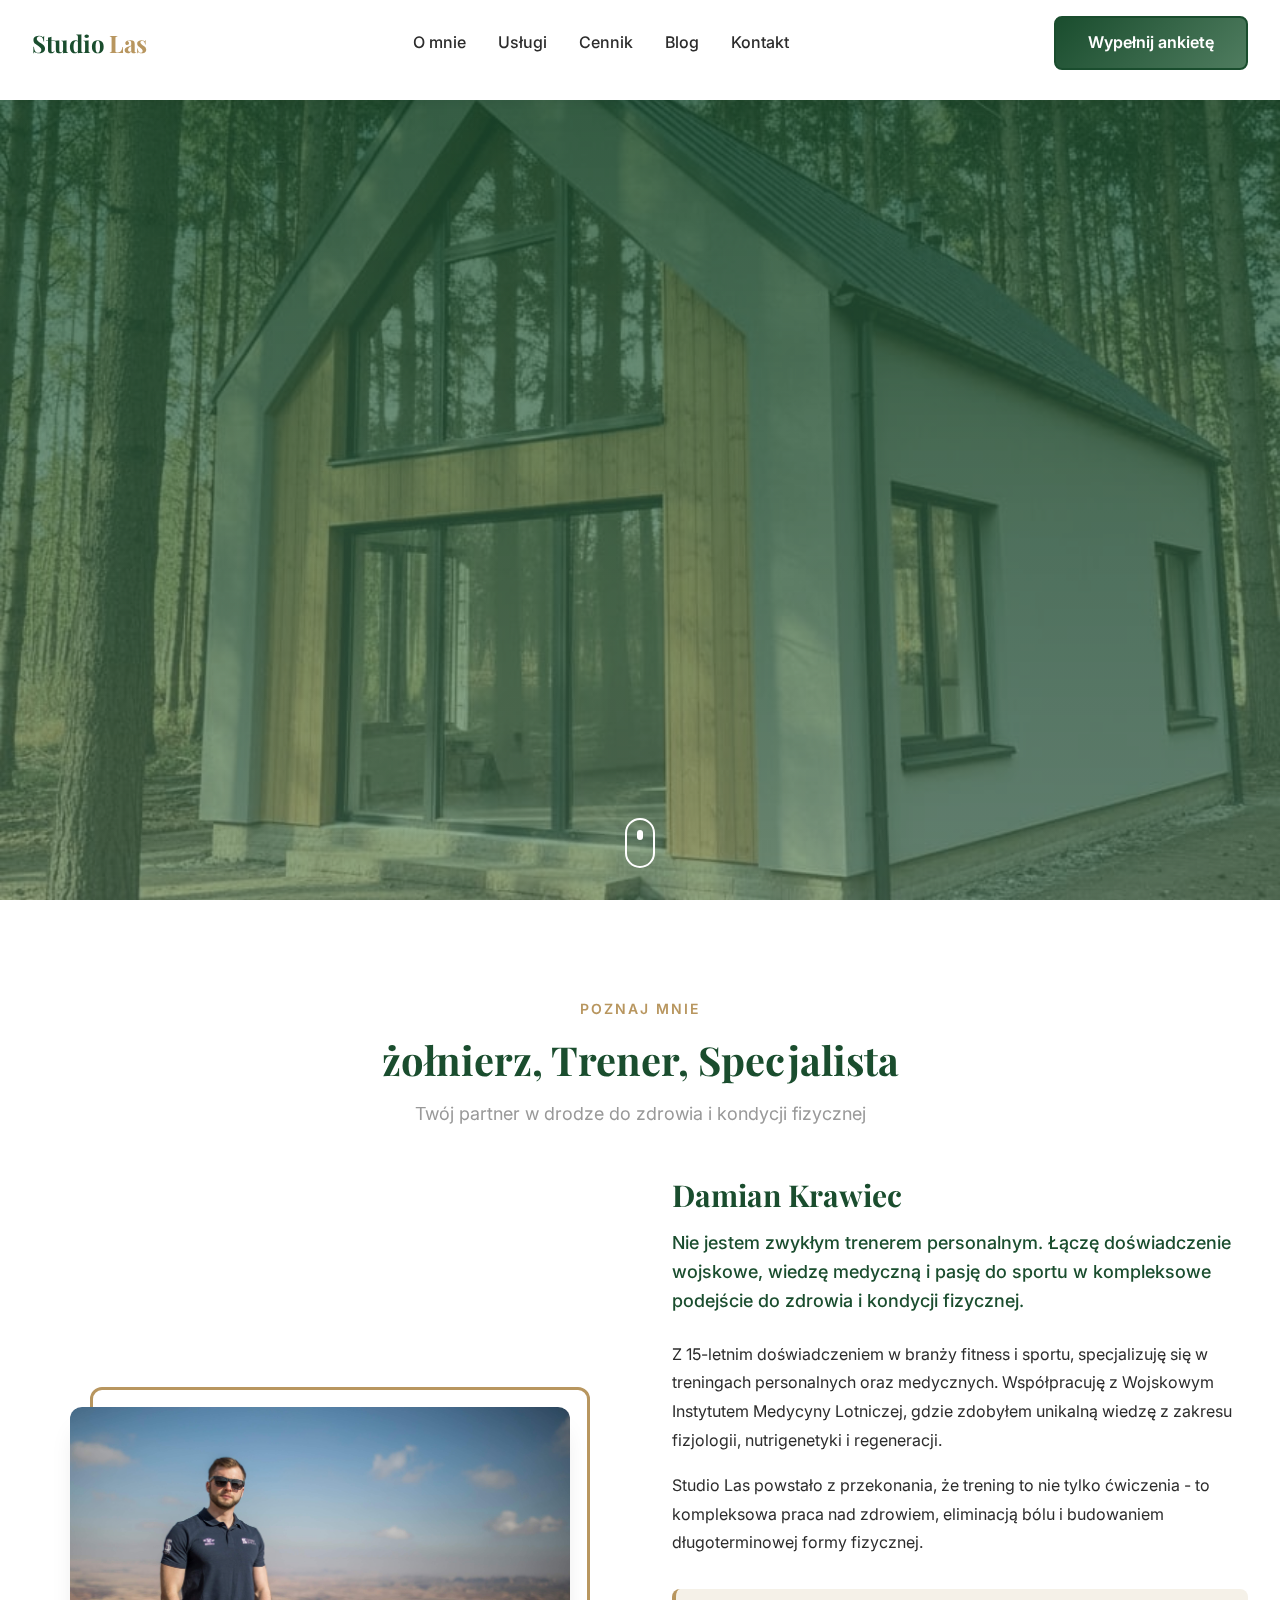
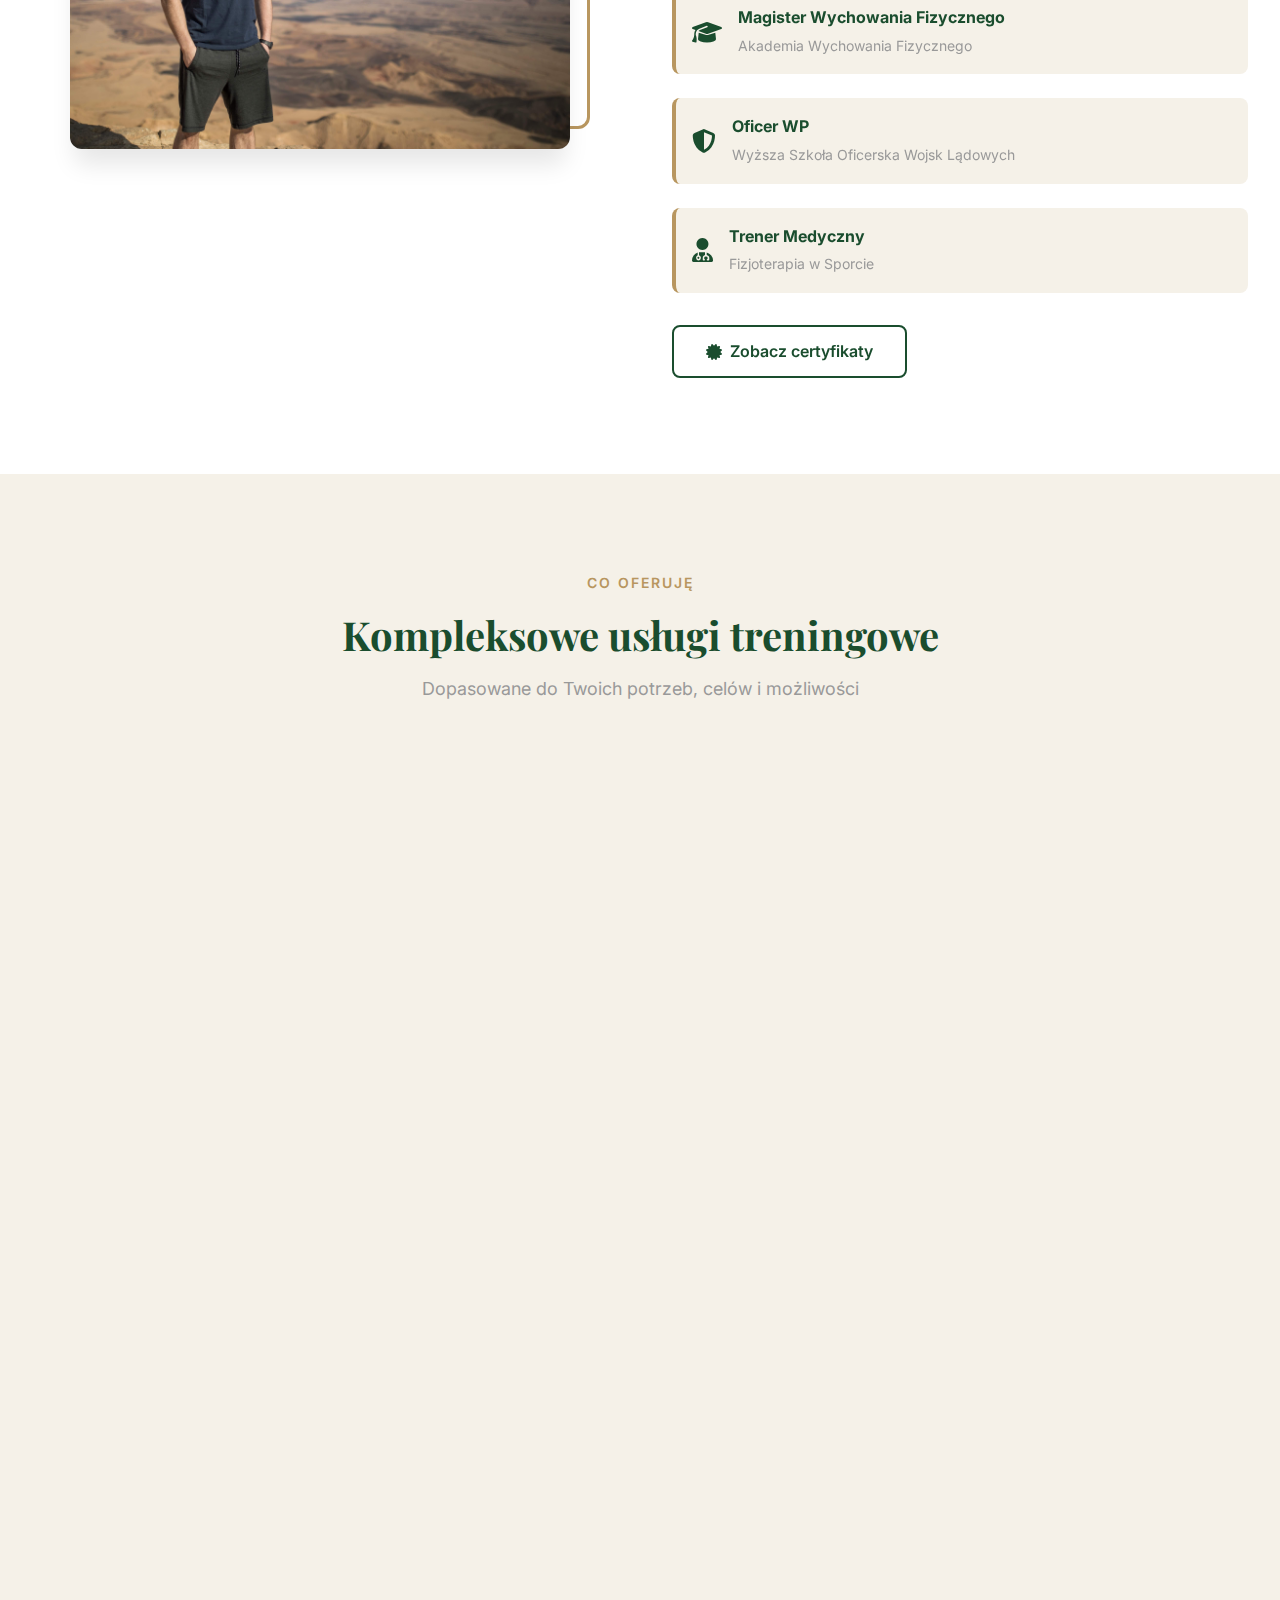
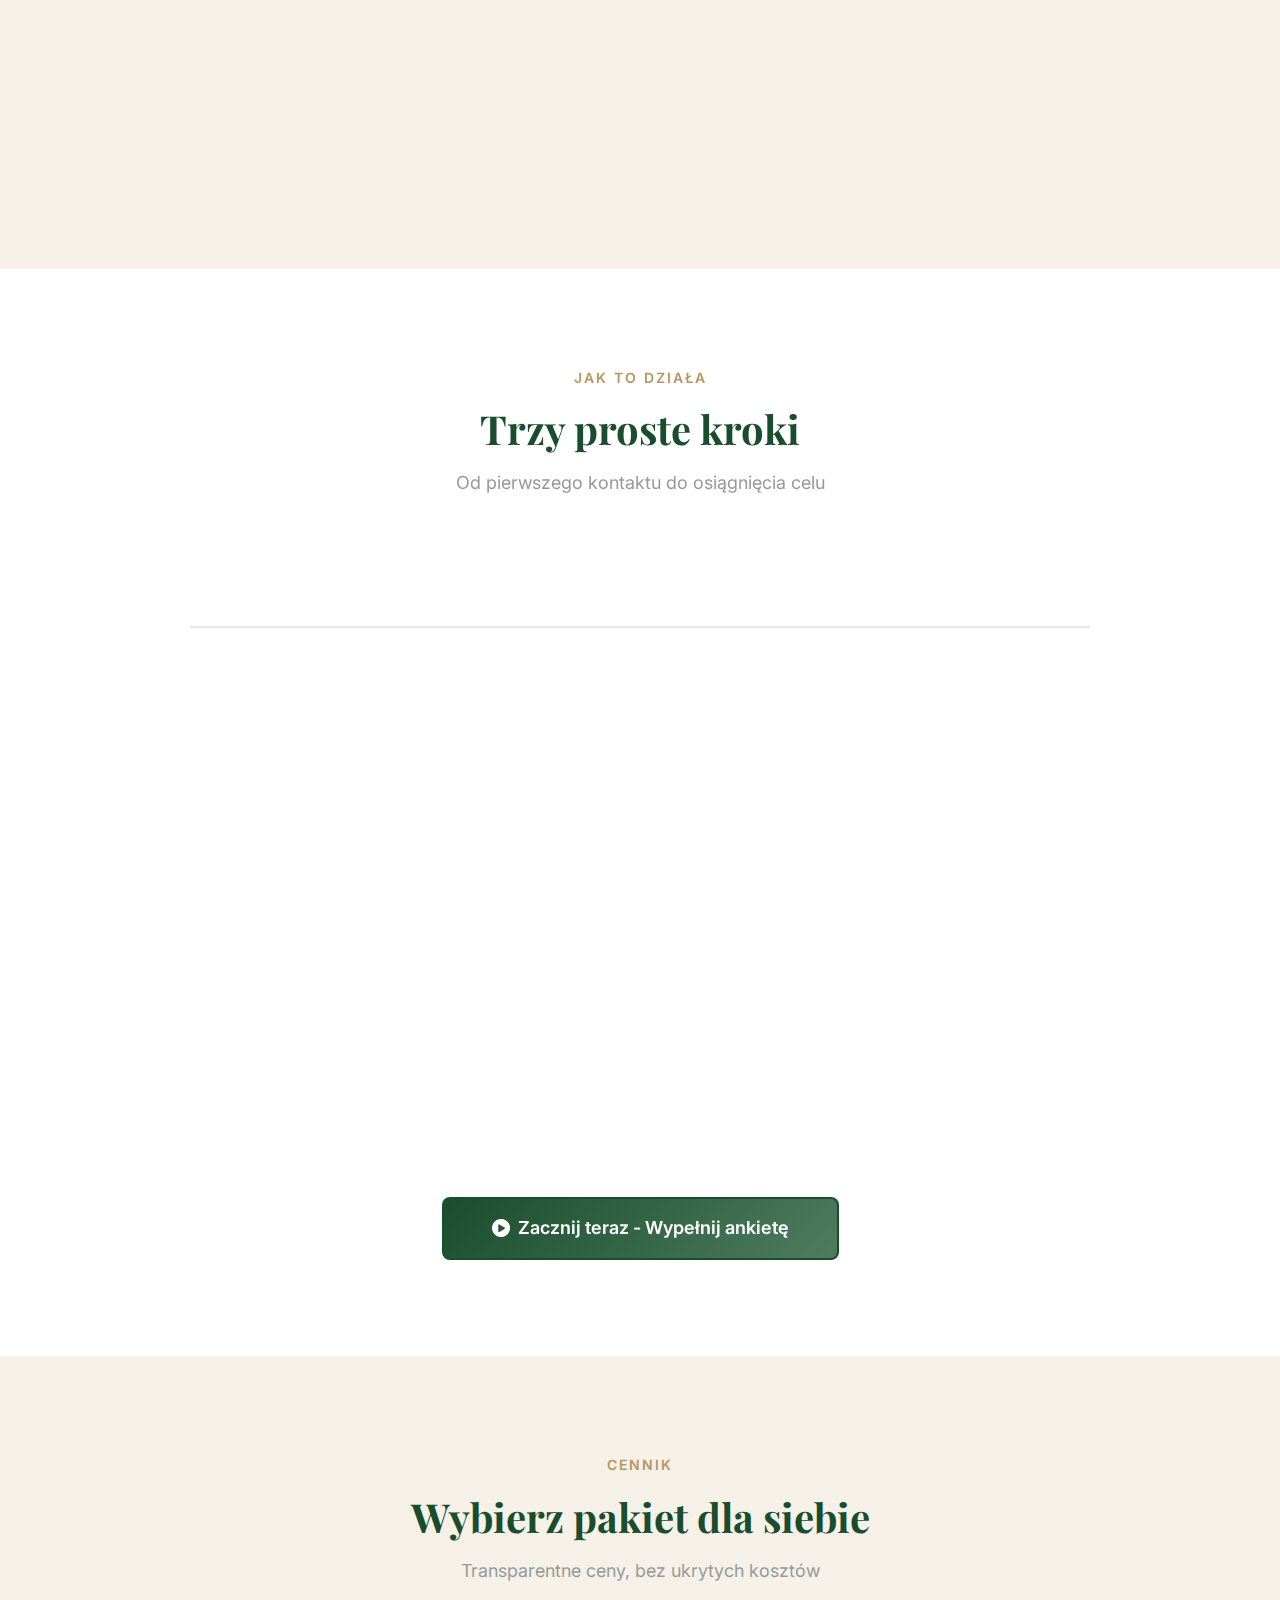
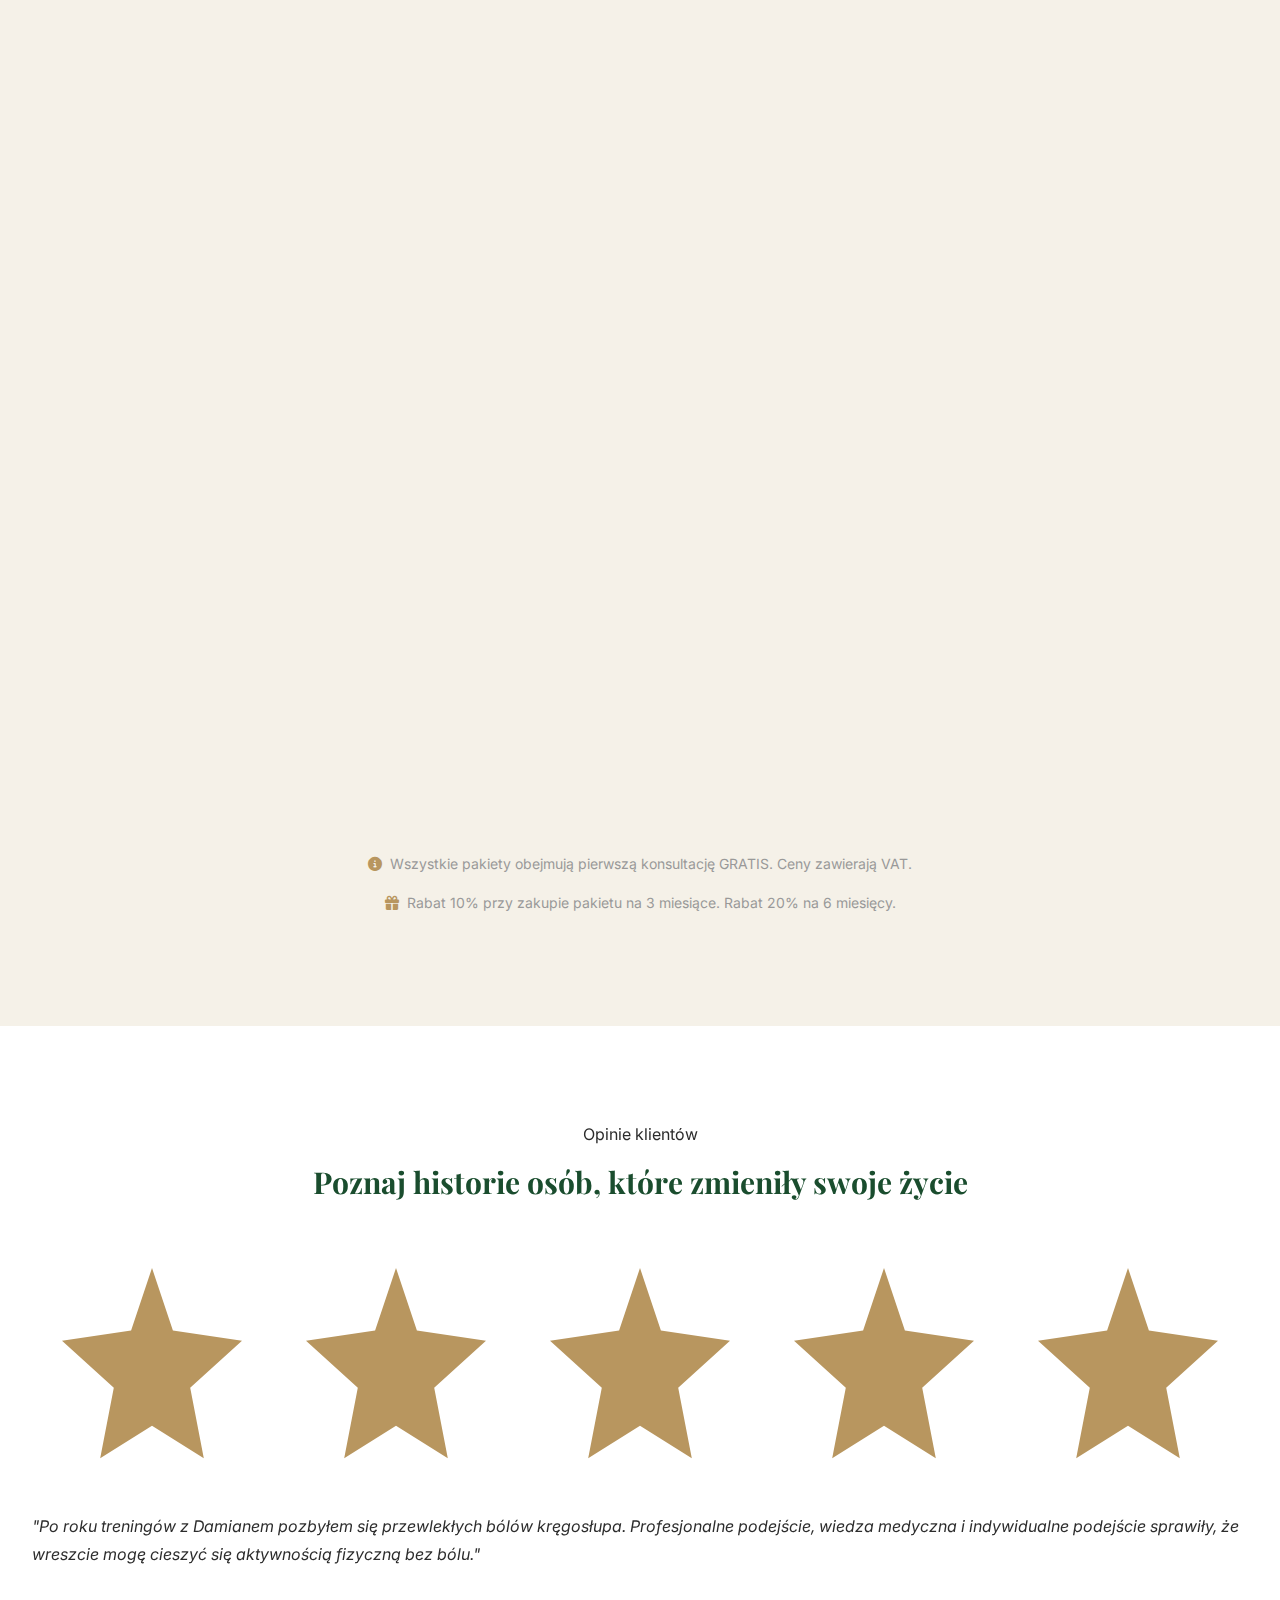
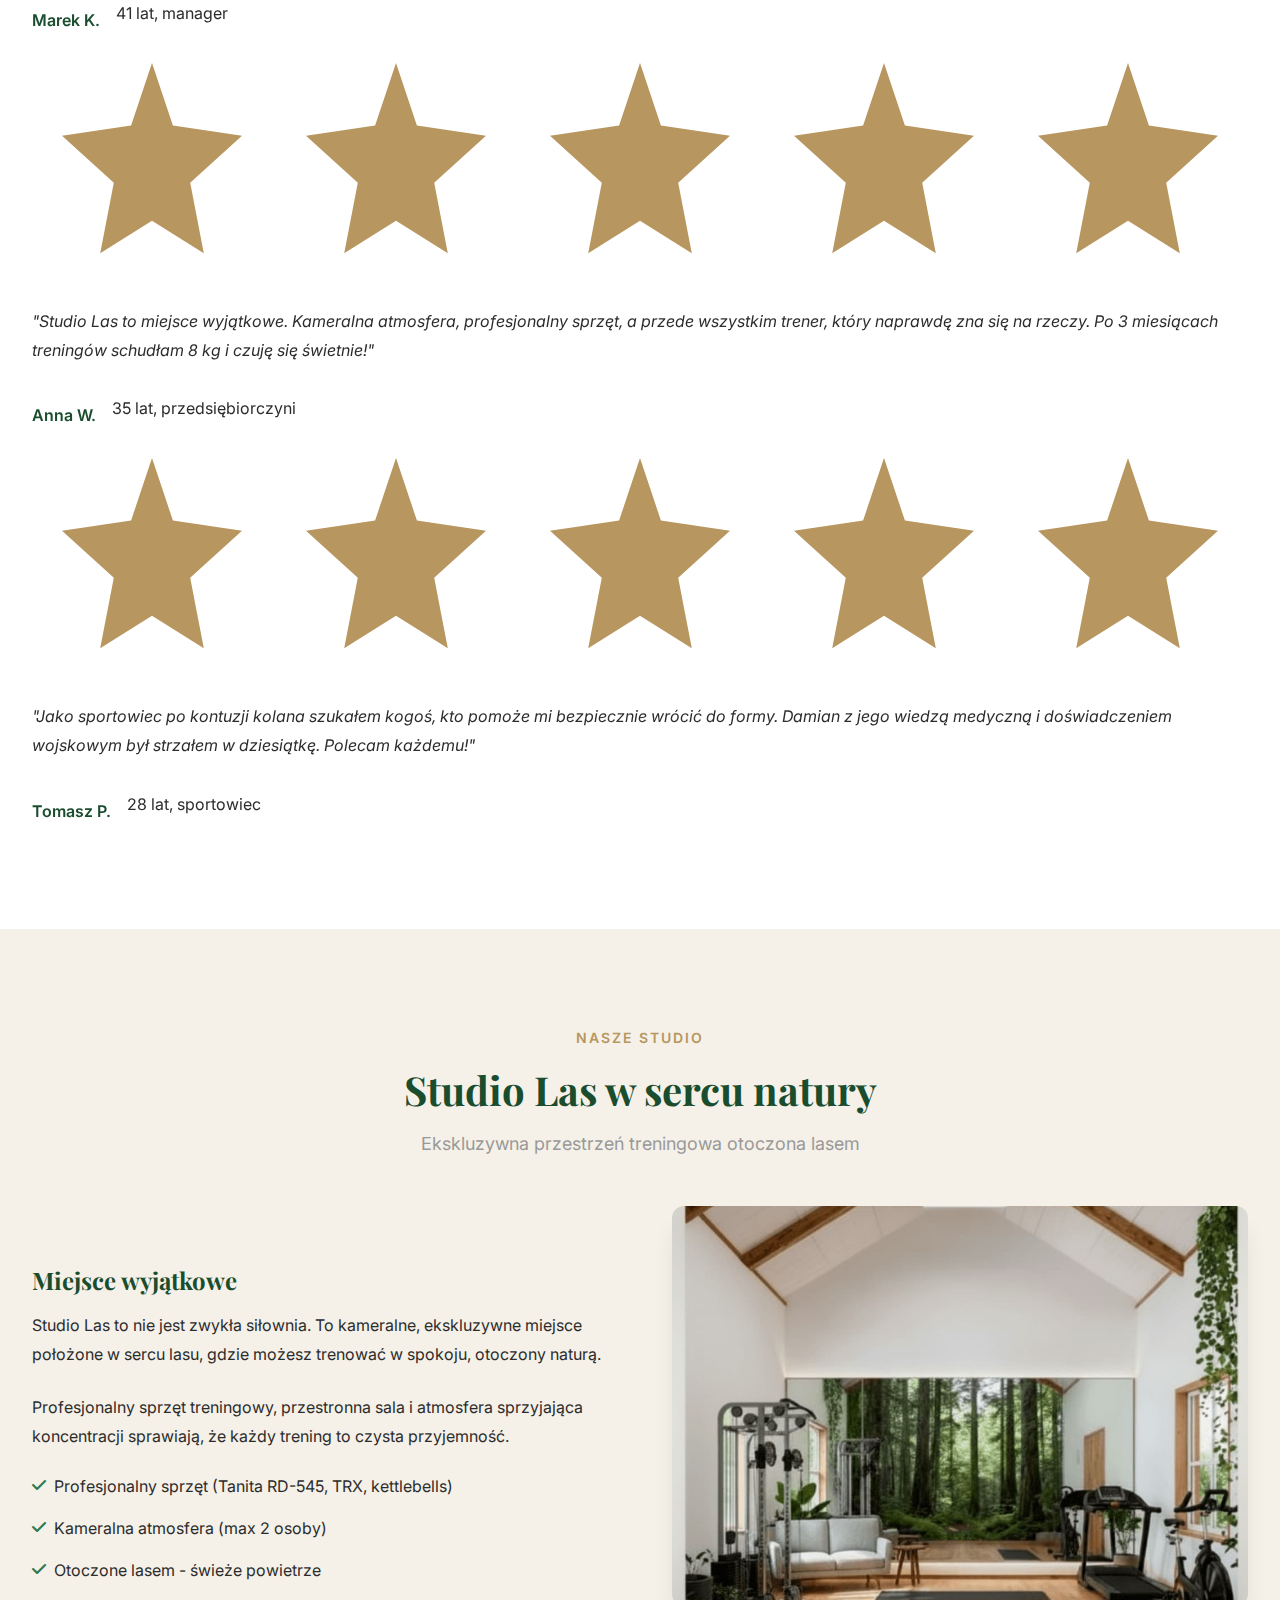
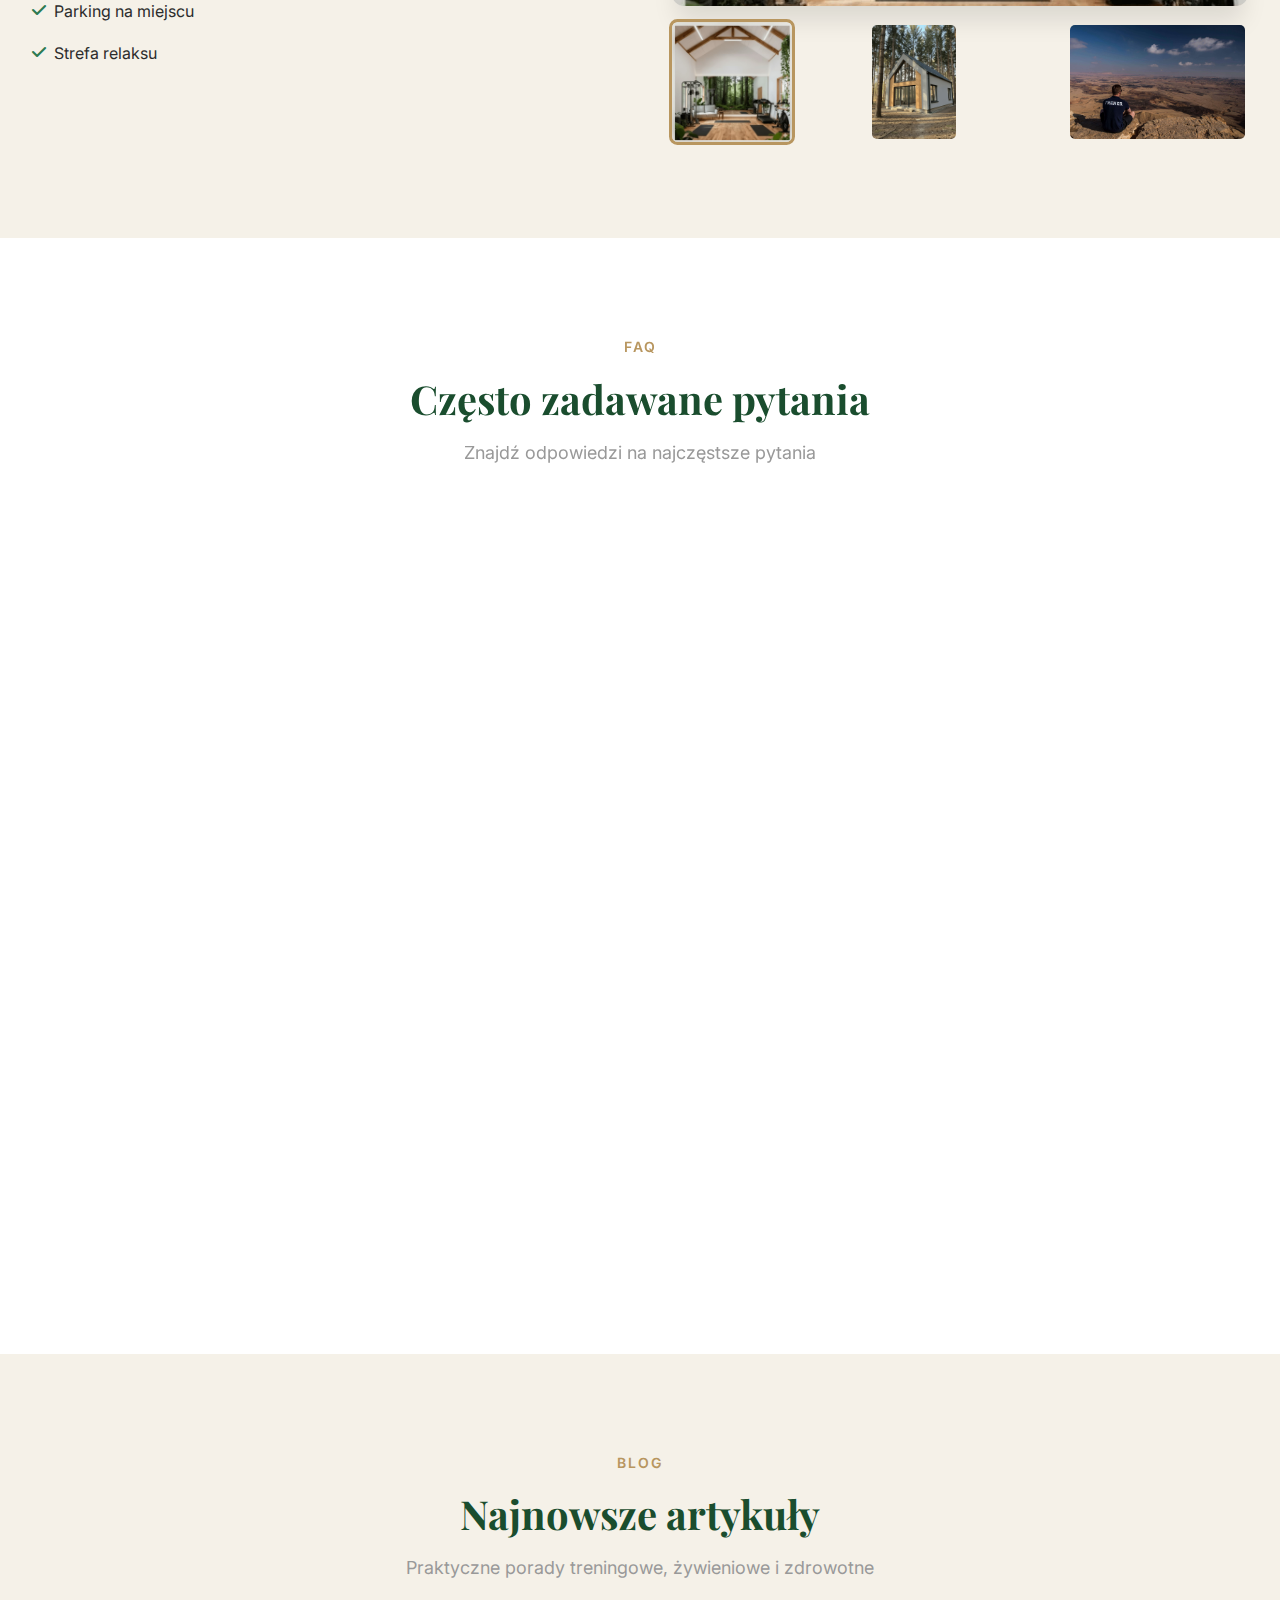
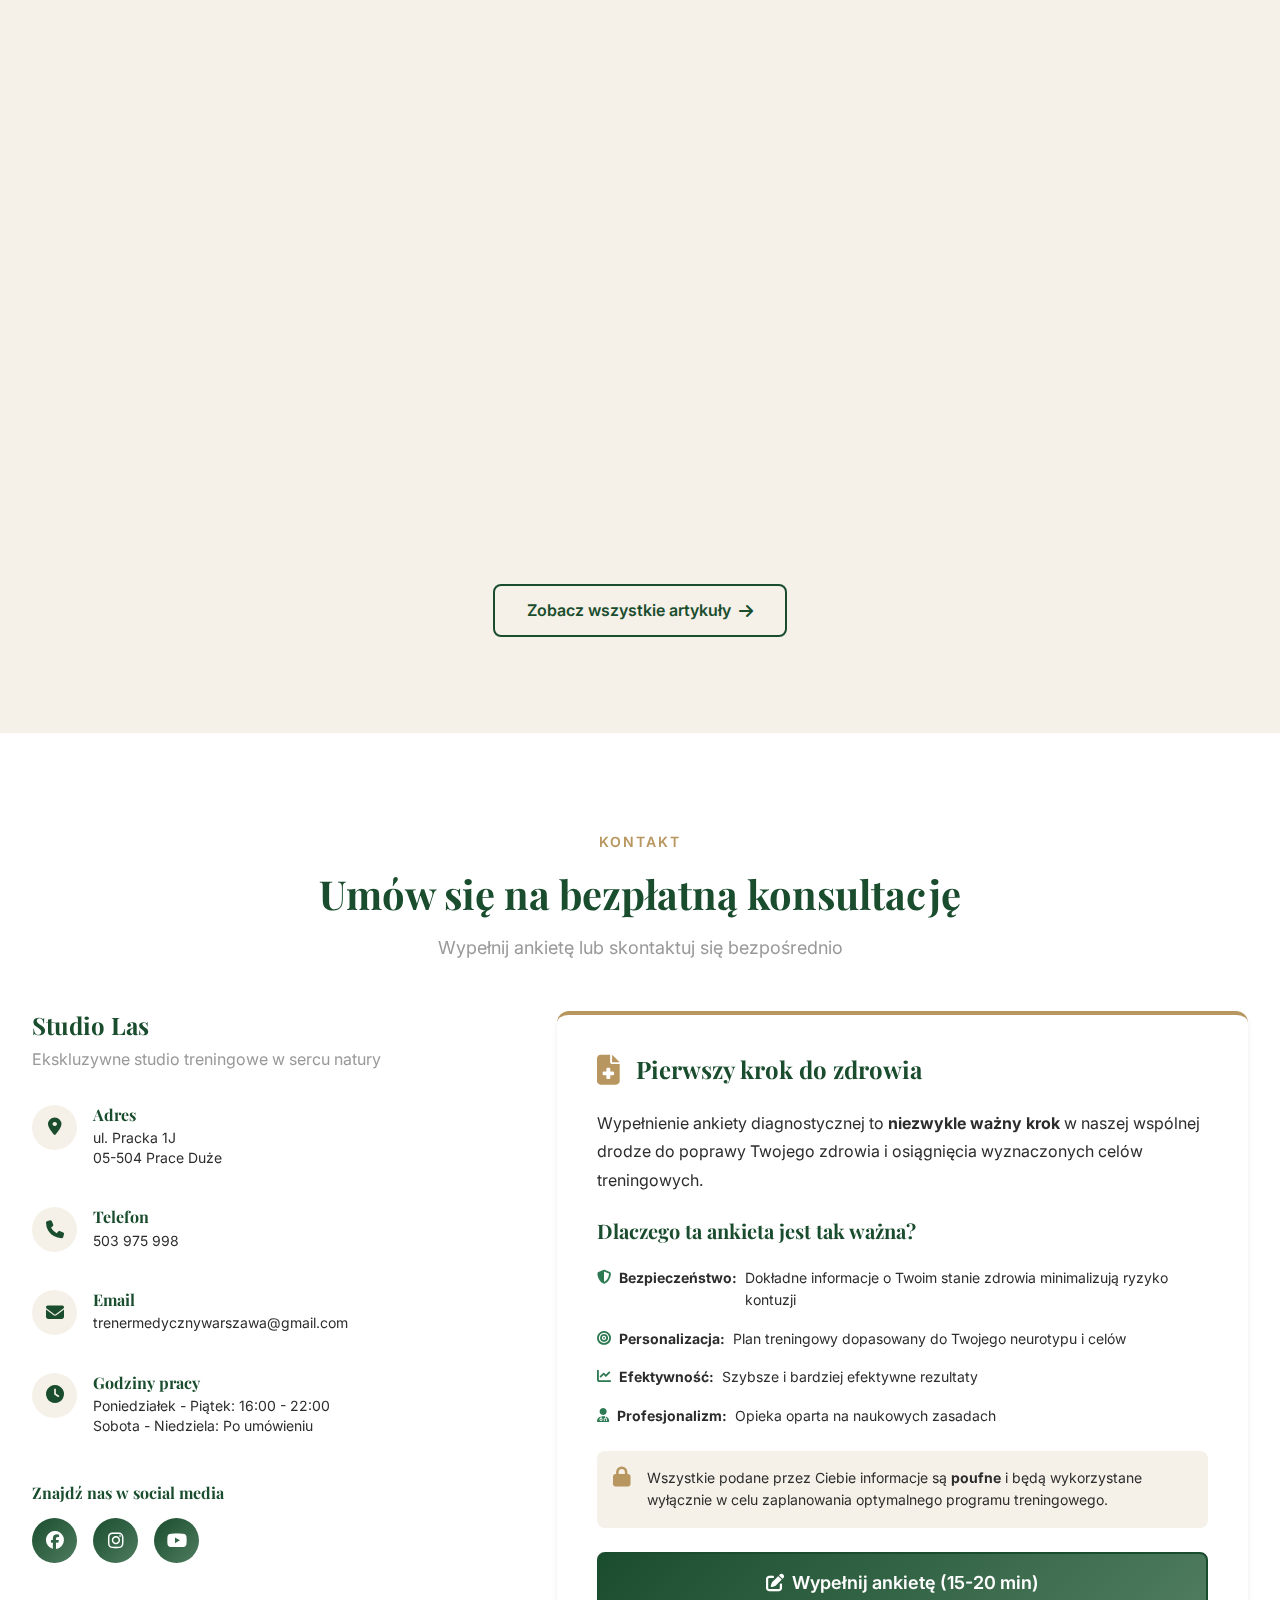
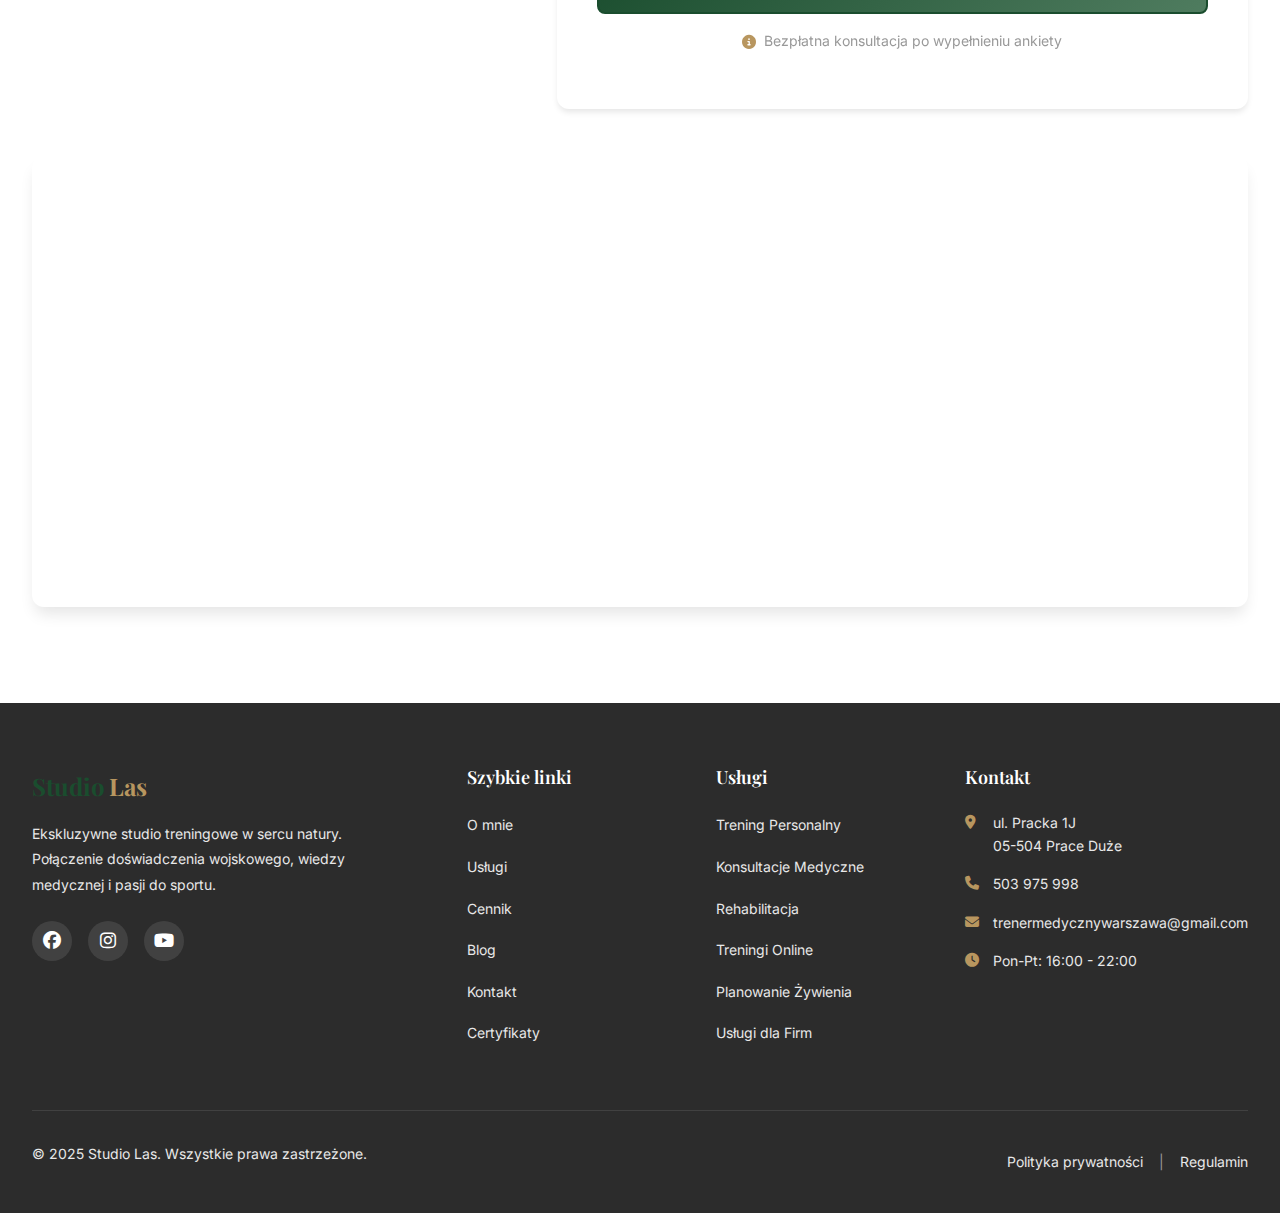
<file: index.html>
<!DOCTYPE html>
<html lang="pl">
<head>
    <!-- Meta Tags -->
    <meta charset="UTF-8">
    <meta name="viewport" content="width=device-width, initial-scale=1.0">
    <meta http-equiv="X-UA-Compatible" content="IE=edge">
    
    <!-- SEO Meta Tags -->
    <title>Studio Las | Trening Personalny & Medyczny | Prace Duże</title>
    <meta name="description" content="Ekskluzywne studio treningowe w sercu lasu. Trener personalny i medyczny z 15-letnim doświadczeniem. Rehabilitacja, treningi personalne, konsultacje medyczne.">
    <meta name="keywords" content="trener personalny, studio treningowe, rehabilitacja, fizjoterapia, Prace Duże, Warszawa, trening medyczny, konsultacje treningowe">
    <meta name="author" content="Damian Krawiec - Studio Las">
    <meta name="robots" content="index, follow">
    
    <!-- Open Graph / Facebook -->
    <meta property="og:type" content="website">
    <meta property="og:url" content="https://studioslas.pl">
    <meta property="og:title" content="Studio Las | Trening Personalny & Medyczny">
    <meta property="og:description" content="Ekskluzywne studio treningowe w sercu lasu. 15 lat doświadczenia, 200+ zadowolonych klientów, 95% skuteczność.">
    <meta property="og:image" content="https://studioslas.pl/images/studio-exterior.jpg">
    
    <!-- Twitter -->
    <meta property="twitter:card" content="summary_large_image">
    <meta property="twitter:url" content="https://studiolas.pl">
    <meta property="twitter:title" content="Studio Las | Trening Personalny & Medyczny">
    <meta property="twitter:description" content="Ekskluzywne studio treningowe w sercu lasu. 15 lat doświadczenia, 200+ zadowolonych klientów.">
    <meta property="twitter:image" content="https://studiolas.pl/images/studio-exterior.jpg">
    
    <!-- Favicon -->
    <link rel="icon" type="image/png" sizes="32x32" href="./images/favicon-32x32.png">
    <link rel="icon" type="image/png" sizes="16x16" href="./images/favicon-16x16.png">
    
    <!-- Fonts -->
    <link rel="preconnect" href="https://fonts.googleapis.com">
    <link rel="preconnect" href="https://fonts.gstatic.com" crossorigin>
    <link href="https://fonts.googleapis.com/css2?family=Playfair+Display:wght@400;600;700&family=Inter:wght@300;400;500;600;700&display=swap" rel="stylesheet">
    
    <!-- Font Awesome for Icons -->
    <link rel="stylesheet" href="https://cdnjs.cloudflare.com/ajax/libs/font-awesome/6.4.0/css/all.min.css">
    
    <!-- Stylesheets -->
    <link rel="stylesheet" href="./css/reset.css">
    <link rel="stylesheet" href="./css/variables.css">
    <link rel="stylesheet" href="./css/main.css">
    
    <!-- Structured Data (Schema.org) -->
    <script type="application/ld+json">
    {
      "@context": "https://schema.org",
      "@type": "HealthAndBeautyBusiness",
      "name": "Studio Las",
      "image": "https://studiolas.pl/images/studio-exterior.jpg",
      "description": "Ekskluzywne studio treningowe oferujące trening personalny, rehabilitację i konsultacje medyczne",
      "address": {
        "@type": "PostalAddress",
        "streetAddress": "ul. Pracka 1J",
        "addressLocality": "Prace Duże",
        "postalCode": "05-504",
        "addressCountry": "PL"
      },
      "geo": {
        "@type": "GeoCoordinates",
        "latitude": 52.0,
        "longitude": 21.0
      },
      "url": "https://studiolas.pl",
      "telephone": "+48503975998",
      "email": "trenermedycznywarszawa@gmail.com",
      "openingHoursSpecification": {
        "@type": "OpeningHoursSpecification",
        "dayOfWeek": [
          "Monday",
          "Tuesday",
          "Wednesday",
          "Thursday",
          "Friday"
        ],
        "opens": "16:00",
        "closes": "22:00"
      },
      "priceRange": "$$",
      "founder": {
        "@type": "Person",
        "name": "Damian Krawiec",
        "jobTitle": "Trener Personalny i Medyczny",
        "alumniOf": "Akademia Wychowania Fizycznego Józefa Piłsudskiego"
      }
    }
    </script>
</head>
<body>

    <!-- ============================================
         NAVIGATION BAR
         ============================================ -->
    <nav class="navbar" id="navbar">
        <div class="container">
            <div class="navbar-content">
                <!-- Logo -->
                <a href="#home" class="navbar-logo">
                    <span class="logo-text">Studio</span>
                    <span class="logo-accent">Las</span>
                </a>
                
                <!-- Desktop Menu -->
                <ul class="navbar-menu" id="navMenu">
                    <li><a href="#about" class="nav-link">O mnie</a></li>
                    <li><a href="#services" class="nav-link">Usługi</a></li>
                    <li><a href="#pricing" class="nav-link">Cennik</a></li>
                    <li><a href="#blog" class="nav-link">Blog</a></li>
                    <li><a href="#contact" class="nav-link">Kontakt</a></li>
                </ul>
                
                <!-- CTA Button -->
                <a href="https://docs.google.com/forms/d/e/1FAIpQLScMH0fF5ZID6zY5PeC5Wp7xXjTf1VHND4Pert7cbUI7pRWEIQ/viewform" 
                   class="btn btn-primary" 
                   target="_blank"
                   rel="noopener noreferrer">
                    Wypełnij ankietę
                </a>
                
                <!-- Mobile Hamburger -->
                <button class="hamburger" id="hamburger" aria-label="Toggle menu">
                    <span class="hamburger-line"></span>
                    <span class="hamburger-line"></span>
                    <span class="hamburger-line"></span>
                </button>
            </div>
        </div>
    </nav>

    <!-- ============================================
         HERO SECTION
         ============================================ -->
    <section class="hero" id="home">
        <div class="hero-background">
            <img src="./images/studio-exterior.jpg" alt="Studio Las - Ekskluzywne studio treningowe w lesie" class="hero-image">
            <div class="hero-overlay"></div>
        </div>
        
        <div class="container">
            <div class="hero-content">
                <h1 class="hero-title fade-in">
                    Studio Las
                    <span class="hero-subtitle">Trening Personalny & Medyczny</span>
                </h1>
                
                <p class="hero-description fade-in delay-1">
                    Ekskluzywne studio treningowe w sercu natury.<br>
                    Połączenie doświadczenia wojskowego, wiedzy medycznej i pasji do sportu.
                </p>
                
                <div class="hero-cta fade-in delay-2">
                    <a href="https://docs.google.com/forms/d/e/1FAIpQLScMH0fF5ZID6zY5PeC5Wp7xXjTf1VHND4Pert7cbUI7pRWEIQ/viewform" 
                       class="btn btn-large btn-primary" 
                       target="_blank"
                       rel="noopener noreferrer">
                        <i class="fas fa-calendar-check"></i>
                        Bezpłatna konsultacja
                    </a>
                    <a href="#about" class="btn btn-large btn-secondary">
                        <i class="fas fa-arrow-down"></i>
                        Dowiedz się więcej
                    </a>
                </div>
                
                <!-- Stats Counter -->
                <div class="hero-stats fade-in delay-3">
                    <div class="stat-item">
                        <span class="stat-number" data-target="15">0</span>
                        <span class="stat-label">Lat doświadczenia</span>
                    </div>
                    <div class="stat-item">
                        <span class="stat-number" data-target="200">0</span>
                        <span class="stat-label">Zadowolonych klientów</span>
                    </div>
                    <div class="stat-item">
                        <span class="stat-number" data-target="95">0</span>
                        <span class="stat-label">% skuteczność</span>
                    </div>
                </div>
            </div>
        </div>
        
        <!-- Scroll Indicator -->
        <div class="scroll-indicator">
            <div class="scroll-mouse">
                <div class="scroll-wheel"></div>
            </div>
        </div>
    </section>

    <!-- ============================================
         ABOUT SECTION
         ============================================ -->
    <section class="about section" id="about">
        <div class="container">
            <div class="section-header text-center">
                <span class="section-label">Poznaj mnie</span>
                <h2 class="section-title">żołnierz, Trener, Specjalista</h2>
                <p class="section-description">
                    Twój partner w drodze do zdrowia i kondycji fizycznej
                </p>
            </div>
            
            <div class="about-content">
                <!-- Image Column -->
                <div class="about-image">
                    <img src="./images/damian-about.jpg" alt="Damian Krawiec - Trener Personalny i Medyczny" class="image-main">
                    <div class="image-decoration"></div>
                </div>
                
                <!-- Text Column -->
                <div class="about-text">
                    <h3 class="about-heading">Damian Krawiec</h3>
                    <p class="about-intro">
                        Nie jestem zwykłym trenerem personalnym. Łączę doświadczenie wojskowe, 
                        wiedzę medyczną i pasję do sportu w kompleksowe podejście do zdrowia i kondycji fizycznej.
                    </p>
                    
                    <p class="about-description">
                        Z 15-letnim doświadczeniem w branży fitness i sportu, specjalizuję się w treningach 
                        personalnych oraz medycznych. Współpracuję z Wojskowym Instytutem Medycyny Lotniczej, 
                        gdzie zdobyłem unikalną wiedzę z zakresu fizjologii, nutrigenetyki i regeneracji.
                    </p>
                    
                    <p class="about-description">
                        Studio Las powstało z przekonania, że trening to nie tylko ćwiczenia - to kompleksowa 
                        praca nad zdrowiem, eliminacją bólu i budowaniem długoterminowej formy fizycznej.
                    </p>
                    
                    <!-- Qualifications Badges -->
                    <div class="qualifications">
                        <div class="qualification-badge">
                            <i class="fas fa-graduation-cap"></i>
                            <div class="qualification-text">
                                <strong>Magister Wychowania Fizycznego</strong>
                                <span>Akademia Wychowania Fizycznego</span>
                            </div>
                        </div>
                        
                        <div class="qualification-badge">
                            <i class="fas fa-shield-alt"></i>
                            <div class="qualification-text">
                                <strong>Oficer WP</strong>
                                <span>Wyższa Szkoła Oficerska Wojsk Lądowych</span>
                            </div>
                        </div>
                        
                        <div class="qualification-badge">
                            <i class="fas fa-user-md"></i>
                            <div class="qualification-text">
                                <strong>Trener Medyczny</strong>
                                <span>Fizjoterapia w Sporcie</span>
                            </div>
                        </div>
                    </div>
                    
                    <!-- CTA -->
                    <div class="about-cta">
                        <a href="https://sites.google.com/view/trener-personalny-warszawa/referencje" 
                           class="btn btn-outline" 
                           target="_blank"
                           rel="noopener noreferrer">
                            <i class="fas fa-certificate"></i>
                            Zobacz certyfikaty
                        </a>
                    </div>
                </div>
            </div>
        </div>
    </section>
    <!-- ============================================
         SERVICES SECTION
         ============================================ -->
    <section class="services section section-gray" id="services">
        <div class="container">
            <div class="section-header text-center">
                <span class="section-label">Co oferuję</span>
                <h2 class="section-title">Kompleksowe usługi treningowe</h2>
                <p class="section-description">
                    Dopasowane do Twoich potrzeb, celów i możliwości
                </p>
            </div>
            
            <div class="services-grid">
                <!-- Service Card 1 -->
                <div class="service-card">
                    <div class="service-icon">
                        <i class="fas fa-dumbbell"></i>
                    </div>
                    <h3 class="service-title">Trening Personalny/Medyczny</h3>
                    <p class="service-description">
                        Indywidualne sesje treningowe dopasowane do Twojego poziomu zaawansowania i celów. Kompleksowa analiza ruchu i postaw.
                    </p>
                    <ul class="service-features">
                        <li><i class="fas fa-check"></i> Analiza składu ciała</li>
                        <li><i class="fas fa-check"></i> Plan treningowy</li>
                        <li><i class="fas fa-check"></i> Monitoring postępów</li>
                    </ul>
                </div>
                
                <!-- Service Card 2 -->
                <div class="service-card">
                    <div class="service-icon">
                        <i class="fas fa-stethoscope"></i>
                    </div>
                    <h3 class="service-title">Konsultacje Medyczne</h3>
                    <p class="service-description">
                        Profesjonalna ocena stanu zdrowia, analiza biomechaniki ruchu i rekomendacje treningowe oparte na dowodach naukowych.
                    </p>
                    <ul class="service-features">
                        <li><i class="fas fa-check"></i> Wywiad medyczny</li>
                        <li><i class="fas fa-check"></i> Testy funkcjonalne</li>
                        <li><i class="fas fa-check"></i> Plan działania</li>
                    </ul>
                </div>
                
                <!-- Service Card 3 -->
                <div class="service-card">
                    <div class="service-icon">
                        <i class="fas fa-heart-pulse"></i>
                    </div>
                    <h3 class="service-title">Rehabilitacja</h3>
                    <p class="service-description">
                        Specjalistyczne programy treningowe dla osób po urazach, z problemami ortopedycznymi lub przewlekłymi dolegliwościami bólowymi.
                    </p>
                    <ul class="service-features">
                        <li><i class="fas fa-check"></i> Eliminacja bólu</li>
                        <li><i class="fas fa-check"></i> Mobilność i siła</li>
                        <li><i class="fas fa-check"></i> Powrót do aktywności</li>
                    </ul>
                </div>
                
                <!-- Service Card 4 -->
                <div class="service-card">
                    <div class="service-icon">
                        <i class="fas fa-laptop"></i>
                    </div>
                    <h3 class="service-title">Treningi Online</h3>
                    <p class="service-description">
                        Profesjonalne treningi zdalne z możliwością konsultacji video. Idealne dla osób aktywnych zawodowo lub mieszkających daleko od studia.
                    </p>
                    <ul class="service-features">
                        <li><i class="fas fa-check"></i> Sesje na żywo</li>
                        <li><i class="fas fa-check"></i> Nagrania treningów</li>
                        <li><i class="fas fa-check"></i> Aplikacja mobilna</li>
                    </ul>
                </div>
                
                <!-- Service Card 5 -->
                <div class="service-card">
                    <div class="service-icon">
                        <i class="fas fa-apple-whole"></i>
                    </div>
                    <h3 class="service-title">Planowanie Żywienia</h3>
                    <p class="service-description">
                        Indywidualne plany żywieniowe oparte na analizie składu ciała, celach treningowych i preferencjach żywieniowych.
                    </p>
                    <ul class="service-features">
                        <li><i class="fas fa-check"></i> Analiza nutrigenetyczna</li>
                        <li><i class="fas fa-check"></i> Menu tygodniowe</li>
                        <li><i class="fas fa-check"></i> Suplementacja</li>
                    </ul>
                </div>
                
                <!-- Service Card 6 -->
                <div class="service-card">
                    <div class="service-icon">
                        <i class="fas fa-users"></i>
                    </div>
                    <h3 class="service-title">Treningi Grupowe</h3>
                    <p class="service-description">
                        Kameralne zajęcia w parach w Studio Las lub CrossFit. Idealne dla par, przyjaciół lub małych grup treningowych.
                    </p>
                    <ul class="service-features">
                        <li><i class="fas fa-check"></i> Max 2 osoby</li>
                        <li><i class="fas fa-check"></i> Indywidualne podejście</li>
                        <li><i class="fas fa-check"></i> Atrakcyjna cena</li>
                    </ul>
                </div>
                
                <!-- Service Card 7 -->
                <div class="service-card">
                    <div class="service-icon">
                        <i class="fas fa-bolt"></i>
                    </div>
                    <h3 class="service-title">Program dla Kandydatów</h3>
                    <p class="service-description">
                        Kompletne przygotowanie fizyczne i mentalne do testów sprawności w strukturach wojskowych i służbach.
                    </p>
                    <ul class="service-features">
                        <li><i class="fas fa-check"></i> Testy sprawności fizycznej</li>
                        <li><i class="fas fa-check"></i> Przygotowanie mentalne</li>
                        <li><i class="fas fa-check"></i> Plan żywieniowy</li>
                    </ul>
                </div>
                
                <!-- Service Card 8 -->
                <div class="service-card">
                    <div class="service-icon">
                        <i class="fas fa-building"></i>
                    </div>
                    <h3 class="service-title">Wellness Korporacyjny</h3>
                    <p class="service-description">
                        Kompleksowe programy wellness dla pracowników. Treningi, masaże, wykłady, konsultacje - dbamy o zdrowie Twojego zespołu.
                    </p>
                    <ul class="service-features">
                        <li><i class="fas fa-check"></i> Kompleksowe programy wellness</li>
                        <li><i class="fas fa-check"></i> Zajęcia w Firmie</li>
                        <li><i class="fas fa-check"></i> Dedykowany Opiekun</li>
                    </ul>
                </div>
            </div>
        </div>
    </section>

    <!-- ============================================
         PROCESS SECTION
         ============================================ -->
    <section class="process section" id="process">
        <div class="container">
            <div class="section-header text-center">
                <span class="section-label">Jak to działa</span>
                <h2 class="section-title">Trzy proste kroki</h2>
                <p class="section-description">
                    Od pierwszego kontaktu do osiągnięcia celu
                </p>
            </div>
            
            <div class="process-timeline">
                <!-- Step 1 -->
                <div class="process-step">
                    <div class="step-number">01</div>
                    <div class="step-icon">
                        <i class="fas fa-file-alt"></i>
                    </div>
                    <h3 class="step-title">Wypełnij ankietę diagnostyczną</h3>
                    <p class="step-description">
                        Dokładny wywiad zdrowotny to podstawa bezpiecznego i skutecznego treningu. 
                        Poznaj swój neurotyp, historię treningową i obecne cele.
                    </p>
                    <div class="step-details">
                        <p><strong>Czas:</strong> 15-20 minut</p>
                        <p><strong>Korzyści:</strong> Bezpieczeństwo, personalizacja, lepsze efekty</p>
                    </div>
                </div>
                
                <!-- Step 2 -->
                <div class="process-step">
                    <div class="step-number">02</div>
                    <div class="step-icon">
                        <i class="fas fa-user-doctor"></i>
                    </div>
                    <h3 class="step-title">Bezpłatna konsultacja</h3>
                    <p class="step-description">
                        Spotkanie w Studio Las lub online. Analiza składu ciała (Tanita RD-545), 
                        omówienie wyników ankiety i stworzenie planu działania.
                    </p>
                    <div class="step-details">
                        <p><strong>Czas:</strong> 30 minut</p>
                        <p><strong>Koszt:</strong> GRATIS (bez zobowiązań)</p>
                    </div>
                </div>
                
                <!-- Step 3 -->
                <div class="process-step">
                    <div class="step-number">03</div>
                    <div class="step-icon">
                        <i class="fas fa-rocket"></i>
                    </div>
                    <h3 class="step-title">Rozpocznij trening</h3>
                    <p class="step-description">
                        Wybierz odpowiedni pakiet i zacznij regularny trening od testów funkcjonalnych. Monitorujemy postępy, 
                        dostosowujemy plan i wspieramy Cię na każdym etapie drogi do zdrowia.
                    </p>
                    <div class="step-details">
                        <p><strong>Rezultat:</strong> Zdrowie, siła, pewność siebie</p>
                        <p><strong>Wsparcie:</strong> Cały czas dostępny kontakt</p>
                    </div>
                </div>
            </div>
            
            <!-- CTA -->
            <div class="process-cta text-center">
                <a href="https://docs.google.com/forms/d/e/1FAIpQLScMH0fF5ZID6zY5PeC5Wp7xXjTf1VHND4Pert7cbUI7pRWEIQ/viewform" 
                   class="btn btn-large btn-primary" 
                   target="_blank"
                   rel="noopener noreferrer">
                    <i class="fas fa-play-circle"></i>
                    Zacznij teraz - Wypełnij ankietę
                </a>
            </div>
        </div>
    </section>

    <!-- ============================================
         PRICING SECTION
         ============================================ -->
    <section class="pricing section section-gray" id="pricing">
        <div class="container">
            <div class="section-header text-center">
                <span class="section-label">Cennik</span>
                <h2 class="section-title">Wybierz pakiet dla siebie</h2>
                <p class="section-description">
                    Transparentne ceny, bez ukrytych kosztów
                </p>
            </div>
            
            <div class="pricing-grid">
                <!-- Pricing Card 1 - Starter -->
                <div class="pricing-card">
                    <div class="pricing-header">
                        <h3 class="pricing-name">Starter</h3>
                        <p class="pricing-subtitle">Dla początkujących</p>
                    </div>
                    <div class="pricing-price">
                        <span class="price-amount">800</span>
                        <span class="price-currency">zł</span>
                        <span class="price-period">/miesiąc</span>
                    </div>
                    <ul class="pricing-features">
                        <li><i class="fas fa-check"></i> 4 sesje treningowe (75 min)</li>
                        <li><i class="fas fa-check"></i> Plan treningowy</li>
                        <li><i class="fas fa-check"></i> Analiza składu ciała</li>
                        <li><i class="fas fa-check"></i> Podstawowe porady żywieniowe</li>
                        <li><i class="fas fa-check"></i> Kontakt mailowy</li>
                    </ul>
                    <a href="https://docs.google.com/forms/d/e/1FAIpQLScMH0fF5ZID6zY5PeC5Wp7xXjTf1VHND4Pert7cbUI7pRWEIQ/viewform" 
                       class="btn btn-outline btn-full" 
                       target="_blank"
                       rel="noopener noreferrer">
                        Wybierz pakiet
                    </a>
                </div>
                
                <!-- Pricing Card 2 - Standard (Popular) -->
                <div class="pricing-card pricing-card-popular">
                    <div class="pricing-badge">Najpopularniejszy</div>
                    <div class="pricing-header">
                        <h3 class="pricing-name">Standard</h3>
                        <p class="pricing-subtitle">Najczęściej wybierany</p>
                    </div>
                    <div class="pricing-price">
                        <span class="price-amount">1500</span>
                        <span class="price-currency">zł</span>
                        <span class="price-period">/miesiąc</span>
                    </div>
                    <ul class="pricing-features">
                        <li><i class="fas fa-check"></i> 8 sesji treningowych (75 min)</li>
                        <li><i class="fas fa-check"></i> Plan treningowy + dieta</li>
                        <li><i class="fas fa-check"></i> Analiza składu ciała</li>
                        <li><i class="fas fa-check"></i> Konsultacje żywieniowe</li>
                        <li><i class="fas fa-check"></i> Plan suplementacji</li>
                        <li><i class="fas fa-check"></i> Kontakt WhatsApp 24/7</li>
                    </ul>
                    <a href="https://docs.google.com/forms/d/e/1FAIpQLScMH0fF5ZID6zY5PeC5Wp7xXjTf1VHND4Pert7cbUI7pRWEIQ/viewform" 
                       class="btn btn-primary btn-full" 
                       target="_blank"
                       rel="noopener noreferrer">
                        Wybierz pakiet
                    </a>
                </div>
                
                <!-- Pricing Card 3 - Premium -->
                <div class="pricing-card">
                    <div class="pricing-header">
                        <h3 class="pricing-name">Premium</h3>
                        <p class="pricing-subtitle">Unlimited</p>
                    </div>
                    <div class="pricing-price">
                        <span class="price-amount">4000</span>
                        <span class="price-currency">zł</span>
                        <span class="price-period">/miesiąc</span>
                    </div>
                    <ul class="pricing-features">
                        <li><i class="fas fa-check"></i> Intensywny programy transformacji 20 sesji treningowych (90 min)</li>
                        <li><i class="fas fa-check"></i> Wspólne sesje treningowe dopasowane do Twoich ograniczeń czasowych</li>
                        <li><i class="fas fa-check"></i> Analiza nutrigenetyczna + dopasowana do niej dieta</li>
                        <li><i class="fas fa-check"></i> Dostęp do studia w dni nietreningowe*</li>
                        <li><i class="fas fa-check"></i> Sesja regeneracyjna po każdym treningu</li>
                        <li><i class="fas fa-check"></i> Priorytetowy kontakt 24/7</li>
                        <li><i class="fas fa-check"></i> Dostęp do aplikacji mobilnej</li>
                    </ul>
                    <a href="https://docs.google.com/forms/d/e/1FAIpQLScMH0fF5ZID6zY5PeC5Wp7xXjTf1VHND4Pert7cbUI7pRWEIQ/viewform" 
                       class="btn btn-outline btn-full" 
                       target="_blank"
                       rel="noopener noreferrer">
                        Wybierz pakiet
                    </a>
                </div>
                
                <!-- Pricing Card 4 - Online -->
                <div class="pricing-card">
                    <div class="pricing-header">
                        <h3 class="pricing-name">Online</h3>
                        <p class="pricing-subtitle">Treningi zdalne</p>
                    </div>
                    <div class="pricing-price">
                        <span class="price-amount">500</span>
                        <span class="price-currency">zł</span>
                        <span class="price-period">/miesiąc</span>
                    </div>
                    <ul class="pricing-features">
                        <li><i class="fas fa-check"></i> 4 sesje online (45 min)</li>
                        <li><i class="fas fa-check"></i> Plan treningowy</li>
                        <li><i class="fas fa-check"></i> Nagrania treningów</li>
                        <li><i class="fas fa-check"></i> Porady żywieniowe</li>
                        <li><i class="fas fa-check"></i> Monitoring postępów</li>
                        <li><i class="fas fa-check"></i> Kontakt mailowy</li>
                    </ul>
                    <a href="https://docs.google.com/forms/d/e/1FAIpQLScMH0fF5ZID6zY5PeC5Wp7xXjTf1VHND4Pert7cbUI7pRWEIQ/viewform" 
                       class="btn btn-outline btn-full" 
                       target="_blank"
                       rel="noopener noreferrer">
                        Wybierz pakiet
                    </a>
                </div>
            </div>
            
            <!-- Additional Info -->
            <div class="pricing-info text-center">
                <p class="info-text">
                    <i class="fas fa-info-circle"></i>
                    Wszystkie pakiety obejmują pierwszą konsultację GRATIS. Ceny zawierają VAT.
                </p>
                <p class="info-text">
                    <i class="fas fa-gift"></i>
                    Rabat 10% przy zakupie pakietu na 3 miesiące. Rabat 20% na 6 miesięcy.
                </p>
            </div>
        </div>
    </section>

<!-- ===== TESTIMONIALS SECTION ===== -->
<section id="testimonials" class="section testimonials">
  <div class="container">
    <div class="section-header text-center">
      <p class="section-subtitle">Opinie klientów</p>
      <h2>Poznaj historie osób, które zmieniły swoje życie</h2>
    </div>

    <div class="testimonials-grid-static">
      <!-- Testimonial 1 -->
      <div class="testimonial-card-static">
        <div class="testimonial-rating">
          <svg class="star-icon" viewBox="0 0 24 24" fill="currentColor">
            <path d="M12 2L14.09 8.26L21 9.27L15.82 13.97L17.18 21.02L12 17.77L6.82 21.02L8.18 13.97L3 9.27L9.91 8.26L12 2Z"/>
          </svg>
          <svg class="star-icon" viewBox="0 0 24 24" fill="currentColor">
            <path d="M12 2L14.09 8.26L21 9.27L15.82 13.97L17.18 21.02L12 17.77L6.82 21.02L8.18 13.97L3 9.27L9.91 8.26L12 2Z"/>
          </svg>
          <svg class="star-icon" viewBox="0 0 24 24" fill="currentColor">
            <path d="M12 2L14.09 8.26L21 9.27L15.82 13.97L17.18 21.02L12 17.77L6.82 21.02L8.18 13.97L3 9.27L9.91 8.26L12 2Z"/>
          </svg>
          <svg class="star-icon" viewBox="0 0 24 24" fill="currentColor">
            <path d="M12 2L14.09 8.26L21 9.27L15.82 13.97L17.18 21.02L12 17.77L6.82 21.02L8.18 13.97L3 9.27L9.91 8.26L12 2Z"/>
          </svg>
          <svg class="star-icon" viewBox="0 0 24 24" fill="currentColor">
            <path d="M12 2L14.09 8.26L21 9.27L15.82 13.97L17.18 21.02L12 17.77L6.82 21.02L8.18 13.97L3 9.27L9.91 8.26L12 2Z"/>
          </svg>
        </div>
        <p class="testimonial-text">"Po roku treningów z Damianem pozbyłem się przewlekłych bólów kręgosłupa. Profesjonalne podejście, wiedza medyczna i indywidualne podejście sprawiły, że wreszcie mogę cieszyć się aktywnością fizyczną bez bólu."</p>
        <div class="testimonial-author">
          <p class="author-name">Marek K.</p>
          <p class="author-info">41 lat, manager</p>
        </div>
      </div>

      <!-- Testimonial 2 -->
      <div class="testimonial-card-static">
        <div class="testimonial-rating">
          <svg class="star-icon" viewBox="0 0 24 24" fill="currentColor">
            <path d="M12 2L14.09 8.26L21 9.27L15.82 13.97L17.18 21.02L12 17.77L6.82 21.02L8.18 13.97L3 9.27L9.91 8.26L12 2Z"/>
          </svg>
          <svg class="star-icon" viewBox="0 0 24 24" fill="currentColor">
            <path d="M12 2L14.09 8.26L21 9.27L15.82 13.97L17.18 21.02L12 17.77L6.82 21.02L8.18 13.97L3 9.27L9.91 8.26L12 2Z"/>
          </svg>
          <svg class="star-icon" viewBox="0 0 24 24" fill="currentColor">
            <path d="M12 2L14.09 8.26L21 9.27L15.82 13.97L17.18 21.02L12 17.77L6.82 21.02L8.18 13.97L3 9.27L9.91 8.26L12 2Z"/>
          </svg>
          <svg class="star-icon" viewBox="0 0 24 24" fill="currentColor">
            <path d="M12 2L14.09 8.26L21 9.27L15.82 13.97L17.18 21.02L12 17.77L6.82 21.02L8.18 13.97L3 9.27L9.91 8.26L12 2Z"/>
          </svg>
          <svg class="star-icon" viewBox="0 0 24 24" fill="currentColor">
            <path d="M12 2L14.09 8.26L21 9.27L15.82 13.97L17.18 21.02L12 17.77L6.82 21.02L8.18 13.97L3 9.27L9.91 8.26L12 2Z"/>
          </svg>
        </div>
        <p class="testimonial-text">"Studio Las to miejsce wyjątkowe. Kameralna atmosfera, profesjonalny sprzęt, a przede wszystkim trener, który naprawdę zna się na rzeczy. Po 3 miesiącach treningów schudłam 8 kg i czuję się świetnie!"</p>
        <div class="testimonial-author">
          <p class="author-name">Anna W.</p>
          <p class="author-info">35 lat, przedsiębiorczyni</p>
        </div>
      </div>

      <!-- Testimonial 3 -->
      <div class="testimonial-card-static">
        <div class="testimonial-rating">
          <svg class="star-icon" viewBox="0 0 24 24" fill="currentColor">
            <path d="M12 2L14.09 8.26L21 9.27L15.82 13.97L17.18 21.02L12 17.77L6.82 21.02L8.18 13.97L3 9.27L9.91 8.26L12 2Z"/>
          </svg>
          <svg class="star-icon" viewBox="0 0 24 24" fill="currentColor">
            <path d="M12 2L14.09 8.26L21 9.27L15.82 13.97L17.18 21.02L12 17.77L6.82 21.02L8.18 13.97L3 9.27L9.91 8.26L12 2Z"/>
          </svg>
          <svg class="star-icon" viewBox="0 0 24 24" fill="currentColor">
            <path d="M12 2L14.09 8.26L21 9.27L15.82 13.97L17.18 21.02L12 17.77L6.82 21.02L8.18 13.97L3 9.27L9.91 8.26L12 2Z"/>
          </svg>
          <svg class="star-icon" viewBox="0 0 24 24" fill="currentColor">
            <path d="M12 2L14.09 8.26L21 9.27L15.82 13.97L17.18 21.02L12 17.77L6.82 21.02L8.18 13.97L3 9.27L9.91 8.26L12 2Z"/>
          </svg>
          <svg class="star-icon" viewBox="0 0 24 24" fill="currentColor">
            <path d="M12 2L14.09 8.26L21 9.27L15.82 13.97L17.18 21.02L12 17.77L6.82 21.02L8.18 13.97L3 9.27L9.91 8.26L12 2Z"/>
          </svg>
        </div>
        <p class="testimonial-text">"Jako sportowiec po kontuzji kolana szukałem kogoś, kto pomoże mi bezpiecznie wrócić do formy. Damian z jego wiedzą medyczną i doświadczeniem wojskowym był strzałem w dziesiątkę. Polecam każdemu!"</p>
        <div class="testimonial-author">
          <p class="author-name">Tomasz P.</p>
          <p class="author-info">28 lat, sportowiec</p>
        </div>
      </div>
    </div>
  </div>
</section>

    <!-- ============================================
         STUDIO GALLERY SECTION
         ============================================ -->
    <section class="studio section section-gray" id="studio">
        <div class="container">
            <div class="section-header text-center">
                <span class="section-label">Nasze studio</span>
                <h2 class="section-title">Studio Las w sercu natury</h2>
                <p class="section-description">
                    Ekskluzywna przestrzeń treningowa otoczona lasem
                </p>
            </div>
            
            <div class="studio-content">
                <div class="studio-description">
                    <h3>Miejsce wyjątkowe</h3>
                    <p>
                        Studio Las to nie jest zwykła siłownia. To kameralne, ekskluzywne miejsce 
                        położone w sercu lasu, gdzie możesz trenować w spokoju, otoczony naturą.
                    </p>
                    <p>
                        Profesjonalny sprzęt treningowy, przestronna sala i atmosfera sprzyjająca 
                        koncentracji sprawiają, że każdy trening to czysta przyjemność.
                    </p>
                    <ul class="studio-features">
                        <li><i class="fas fa-check"></i> Profesjonalny sprzęt (Tanita RD-545, TRX, kettlebells)</li>
                        <li><i class="fas fa-check"></i> Kameralna atmosfera (max 2 osoby)</li>
                        <li><i class="fas fa-check"></i> Otoczone lasem - świeże powietrze</li>
                        <li><i class="fas fa-check"></i> Parking na miejscu</li>
                        <li><i class="fas fa-check"></i> Strefa relaksu</li>
                    </ul>
                </div>
                
                <div class="studio-gallery">
                    <div class="gallery-main">
                        <img src="./images/studio-interior.jpg" alt="Studio Las - wnętrze studia treningowego" class="gallery-image" id="galleryMainImage">
                    </div>
                    <div class="gallery-thumbs">
                        <img src="./images/studio-interior.jpg" alt="Wnętrze Studio Las" class="gallery-thumb active" data-image="./images/studio-interior.jpg">
                        <img src="./images/studio-exterior.jpg" alt="Zewnątrz Studio Las" class="gallery-thumb" data-image="./images/studio-exterior.jpg">
                        <img src="./images/outdoor.jpg" alt="Trening outdoor" class="gallery-thumb" data-image="./images/outdoor.jpg">
                    </div>
                </div>
            </div>
        </div>
    </section>

    <!-- ============================================
         FAQ SECTION
         ============================================ -->
    <section class="faq section" id="faq">
        <div class="container">
            <div class="section-header text-center">
                <span class="section-label">FAQ</span>
                <h2 class="section-title">Często zadawane pytania</h2>
                <p class="section-description">
                    Znajdź odpowiedzi na najczęstsze pytania
                </p>
            </div>
            
            <div class="faq-list">
                <!-- FAQ Item 1 -->
                <div class="faq-item">
                    <button class="faq-question">
                        <span>Jak wygląda pierwsza sesja treningowa?</span>
                        <i class="fas fa-chevron-down faq-icon"></i>
                    </button>
                    <div class="faq-answer">
                        <p>
                            Pierwsza sesja to przede wszystkim poznanie Ciebie i Twoich celów. Rozpoczynamy 
                            od wywiadu zdrowotnego, analizy składu ciała (Tanita RD-545). 
                            Na tej podstawie ustalam plan treningowy i omawiam z Tobą strategię działania. 
                            Pierwsza konsultacja jest BEZPŁATNA i trwa około 30 minut.
                        </p>
                    </div>
                </div>
                
                <!-- FAQ Item 2 -->
                <div class="faq-item">
                    <button class="faq-question">
                        <span>Czy potrzebuję doświadczenia treningowego?</span>
                        <i class="fas fa-chevron-down faq-icon"></i>
                    </button>
                    <div class="faq-answer">
                        <p>
                            Absolutnie nie! Pracuję zarówno z osobami początkującymi, jak i zaawansowanymi sportowcami. 
                            Każdy plan treningowy jest dostosowany do Twojego poziomu, celów i możliwości. 
                            Jeśli nigdy wcześniej nie trenowałeś, nauczę Cię podstaw techniki i bezpieczeństwa.
                        </p>
                    </div>
                </div>
                
                <!-- FAQ Item 3 -->
                <div class="faq-item">
                    <button class="faq-question">
                        <span>Czy oferujesz treningi online?</span>
                        <i class="fas fa-chevron-down faq-icon"></i>
                    </button>
                    <div class="faq-answer">
                        <p>
                            Tak! Oferuję treningi online dla osób, które mieszkają daleko od Studio Las lub 
                            preferują treningi w domu. Treningi odbywają się na żywo (przez Zoom/Google Meet), 
                            masz dostęp do nagrań treningów oraz aplikacji mobilnej z planem treningowym i żywieniowym.
                        </p>
                    </div>
                </div>
                
                <!-- FAQ Item 4 -->
                <div class="faq-item">
                    <button class="faq-question">
                        <span>Ile czasu zajmie zobaczenie pierwszych rezultatów?</span>
                        <i class="fas fa-chevron-down faq-icon"></i>
                    </button>
                    <div class="faq-answer">
                        <p>
                            Pierwsze efekty widoczne są już po 3-4 tygodniach regularnego treningu. Wzrost energii 
                            i poprawa samopoczucia - od razu. Widoczne zmiany w sylwetce - po 6-8 tygodniach. 
                            Kluczem jest regularność i systematyczność. 95% moich klientów osiąga założone cele 
                            w ciągu 3 miesięcy.
                        </p>
                    </div>
                </div>
                
                <!-- FAQ Item 5 -->
                <div class="faq-item">
                    <button class="faq-question">
                        <span>Czy mogę trenować, jeśli mam kontuzję lub problemy zdrowotne?</span>
                        <i class="fas fa-chevron-down faq-icon"></i>
                    </button>
                    <div class="faq-answer">
                        <p>
                            Tak! Specjalizuję się w treningach medycznych i rehabilitacji. Moja wiedza z zakresu 
                            fizjoterapii sportowej oraz współpraca z Wojskowym Instytutem Medycyny Lotniczej 
                            pozwalają mi bezpiecznie pracować z osobami po kontuzjach, z problemami ortopedycznymi 
                            czy przewlekłymi dolegliwościami bólowymi. Zawsze konsultuję plan treningowy z Twoim lekarzem.
                        </p>
                    </div>
                </div>
                
                <!-- FAQ Item 6 -->
                <div class="faq-item">
                    <button class="faq-question">
                        <span>Jakie są formy płatności?</span>
                        <i class="fas fa-chevron-down faq-icon"></i>
                    </button>
                    <div class="faq-answer">
                        <p>
                            Akceptuję płatności przelewem bankowym oraz gotówką. Płatność za pakiet odbywa się 
                            z góry na początku miesiąca. Przy pakietach 3-miesięcznych lub dłuższych oferuję 
                            atrakcyjne rabaty (10-20%). Wystawiam faktury VAT.
                        </p>
                    </div>
                </div>
                
                <!-- FAQ Item 7 -->
                <div class="faq-item">
                    <button class="faq-question">
                        <span>Czy mogę odwołać lub przełożyć trening?</span>
                        <i class="fas fa-chevron-down faq-icon"></i>
                    </button>
                    <div class="faq-answer">
                        <p>
                            Tak, możesz odwołać lub przełożyć trening z 24-godzinnym wyprzedzeniem. 
                            Treningi odwołane bez wyprzedzenia nie podlegają zwrotowi. Jeśli zachorujesz, 
                            możemy zawiesić pakiet na czas choroby (wymagane zaświadczenie lekarskie).
                        </p>
                    </div>
                </div>
                
                <!-- FAQ Item 8 -->
                <div class="faq-item">
                    <button class="faq-question">
                        <span>Gdzie znajduje się Studio Las?</span>
                        <i class="fas fa-chevron-down faq-icon"></i>
                    </button>
                    <div class="faq-answer">
                        <p>
                            Studio Las znajduje się w Pracach Dużych (ul. Pracka 1J, 05-504), 
                            około 20 km od centrum Warszawy. To idealna lokalizacja - z dala od miejskiego zgiełku, 
                            w otoczeniu lasu, a jednocześnie łatwo dostępna samochodem (parking na miejscu). 
                            Dojazd z Warszawy zajmuje około 25 minut.
                        </p>
                    </div>
                </div>
            </div>
        </div>
    </section>

    <!-- ============================================
         BLOG PREVIEW SECTION
         ============================================ -->
    <section class="blog-preview section section-gray" id="blog">
        <div class="container">
            <div class="section-header text-center">
                <span class="section-label">Blog</span>
                <h2 class="section-title">Najnowsze artykuły</h2>
                <p class="section-description">
                    Praktyczne porady treningowe, żywieniowe i zdrowotne
                </p>
            </div>
            
            <div class="blog-grid">
                <!-- Blog Card 1 -->
                <article class="blog-card">
                    <div class="blog-image">
                        <img src="./images/blog/blog-1.jpg" alt="Jak zacząć trening siłowy" loading="lazy">
                        <span class="blog-category">Trening</span>
                    </div>
                    <div class="blog-content">
                        <div class="blog-meta">
                            <span class="blog-date"><i class="far fa-calendar"></i> 15 Listopad 2025</span>
                            <span class="blog-read-time"><i class="far fa-clock"></i> 5 min</span>
                        </div>
                        <h3 class="blog-title">Jak zacząć trening siłowy - kompleksowy przewodnik</h3>
                        <p class="blog-excerpt">
                            Trening siłowy to podstawa każdej zdrowej transformacji. Dowiedz się, od czego zacząć, 
                            jak unikać kontuzji i jak efektywnie budować siłę i masę mięśniową.
                        </p>
                        <a href="./blog.html" class="blog-link">
                            Czytaj więcej <i class="fas fa-arrow-right"></i>
                        </a>
                    </div>
                </article>
                
                <!-- Blog Card 2 -->
                <article class="blog-card">
                    <div class="blog-image">
                        <img src="./images/blog/blog-2.jpg" alt="Dieta na masę" loading="lazy">
                        <span class="blog-category">Żywienie</span>
                    </div>
                    <div class="blog-content">
                        <div class="blog-meta">
                            <span class="blog-date"><i class="far fa-calendar"></i> 10 Listopad 2025</span>
                            <span class="blog-read-time"><i class="far fa-clock"></i> 7 min</span>
                        </div>
                        <h3 class="blog-title">Dieta na masę mięśniową - co jeść i czego unikać</h3>
                        <p class="blog-excerpt">
                            Budowanie masy mięśniowej to 70% dieta, 30% trening. Poznaj zasady skutecznej diety 
                            bulkingowej i najczęstsze błędy, które spowalniają Twoje postępy.
                        </p>
                        <a href="./blog.html" class="blog-link">
                            Czytaj więcej <i class="fas fa-arrow-right"></i>
                        </a>
                    </div>
                </article>
                
                <!-- Blog Card 3 -->
                <article class="blog-card">
                    <div class="blog-image">
                        <img src="./images/blog/blog-3.jpg" alt="Regeneracja po treningu" loading="lazy">
                        <span class="blog-category">Zdrowie</span>
                    </div>
                    <div class="blog-content">
                        <div class="blog-meta">
                            <span class="blog-date"><i class="far fa-calendar"></i> 5 Listopad 2025</span>
                            <span class="blog-read-time"><i class="far fa-clock"></i> 6 min</span>
                        </div>
                        <h3 class="blog-title">Regeneracja po treningu - tajemnica postępu</h3>
                        <p class="blog-excerpt">
                            Większość osób skupia się tylko na treningu, zapominając o regeneracji. Tymczasem to właśnie 
                            odpoczynek decyduje o Twoich wynikach. Sprawdź, jak regenerować się skutecznie.
                        </p>
                        <a href="./blog.html" class="blog-link">
                            Czytaj więcej <i class="fas fa-arrow-right"></i>
                        </a>
                    </div>
                </article>
            </div>
            
            <!-- CTA to Blog -->
            <div class="blog-cta text-center">
                <a href="./blog.html" class="btn btn-outline">
                    Zobacz wszystkie artykuły <i class="fas fa-arrow-right"></i>
                </a>
            </div>
        </div>
    </section>

    <!-- ============================================
         CONTACT SECTION
         ============================================ -->
    <section class="contact section" id="contact">
        <div class="container">
            <div class="section-header text-center">
                <span class="section-label">Kontakt</span>
                <h2 class="section-title">Umów się na bezpłatną konsultację</h2>
                <p class="section-description">
                    Wypełnij ankietę lub skontaktuj się bezpośrednio
                </p>
            </div>
            
            <div class="contact-content">
                <!-- Contact Info -->
                <div class="contact-info">
                    <h3>Studio Las</h3>
                    <p class="contact-tagline">
                        Ekskluzywne studio treningowe w sercu natury
                    </p>
                    
                    <div class="contact-details">
                        <div class="contact-item">
                            <div class="contact-icon">
                                <i class="fas fa-map-marker-alt"></i>
                            </div>
                            <div class="contact-text">
                                <h4>Adres</h4>
                                <p>ul. Pracka 1J<br>05-504 Prace Duże</p>
                            </div>
                        </div>
                        
                        <div class="contact-item">
                            <div class="contact-icon">
                                <i class="fas fa-phone"></i>
                            </div>
                            <div class="contact-text">
                                <h4>Telefon</h4>
                                <p><a href="tel:+48503975998">503 975 998</a></p>
                            </div>
                        </div>
                        
                        <div class="contact-item">
                            <div class="contact-icon">
                                <i class="fas fa-envelope"></i>
                            </div>
                            <div class="contact-text">
                                <h4>Email</h4>
                                <p><a href="mailto:trenermedycznywarszawa@gmail.com">trenermedycznywarszawa@gmail.com</a></p>
                            </div>
                        </div>
                        
                        <div class="contact-item">
                            <div class="contact-icon">
                                <i class="fas fa-clock"></i>
                            </div>
                            <div class="contact-text">
                                <h4>Godziny pracy</h4>
                                <p>Poniedziałek - Piątek: 16:00 - 22:00<br>Sobota - Niedziela: Po umówieniu</p>
                            </div>
                        </div>
                    </div>
                    
                    <!-- Social Media -->
                    <div class="contact-social">
                        <h4>Znajdź nas w social media</h4>
                        <div class="social-links">
                            <a href="https://www.facebook.com/profile.php?id=100063614306951" target="_blank" rel="noopener noreferrer" class="social-link">
                                <i class="fab fa-facebook"></i>
                            </a>
                            <a href="#" target="_blank" rel="noopener noreferrer" class="social-link">
                                <i class="fab fa-instagram"></i>
                            </a>
                            <a href="#" target="_blank" rel="noopener noreferrer" class="social-link">
                                <i class="fab fa-youtube"></i>
                            </a>
                        </div>
                    </div>
                </div>
                
                <!-- CTA Box -->
                <div class="contact-cta-box">
                    <div class="cta-box-header">
                        <i class="fas fa-file-medical"></i>
                        <h3>Pierwszy krok do zdrowia</h3>
                    </div>
                    <p class="cta-box-text">
                        Wypełnienie ankiety diagnostycznej to <strong>niezwykle ważny krok</strong> w naszej wspólnej 
                        drodze do poprawy Twojego zdrowia i osiągnięcia wyznaczonych celów treningowych.
                    </p>
                    
                    <h4>Dlaczego ta ankieta jest tak ważna?</h4>
                    <ul class="cta-box-benefits">
                        <li><i class="fas fa-shield-alt"></i> <strong>Bezpieczeństwo:</strong> Dokładne informacje o Twoim stanie zdrowia minimalizują ryzyko kontuzji</li>
                        <li><i class="fas fa-bullseye"></i> <strong>Personalizacja:</strong> Plan treningowy dopasowany do Twojego neurotypu i celów</li>
                        <li><i class="fas fa-chart-line"></i> <strong>Efektywność:</strong> Szybsze i bardziej efektywne rezultaty</li>
                        <li><i class="fas fa-user-md"></i> <strong>Profesjonalizm:</strong> Opieka oparta na naukowych zasadach</li>
                    </ul>
                    
                    <div class="cta-box-guarantee">
                        <i class="fas fa-lock"></i>
                        <p>Wszystkie podane przez Ciebie informacje są <strong>poufne</strong> i będą wykorzystane 
                        wyłącznie w celu zaplanowania optymalnego programu treningowego.</p>
                    </div>
                    
                    <a href="https://docs.google.com/forms/d/e/1FAIpQLScMH0fF5ZID6zY5PeC5Wp7xXjTf1VHND4Pert7cbUI7pRWEIQ/viewform" 
                       class="btn btn-large btn-primary btn-full" 
                       target="_blank"
                       rel="noopener noreferrer">
                        <i class="fas fa-edit"></i>
                        Wypełnij ankietę (15-20 min)
                    </a>
                    
                    <p class="cta-box-footer">
                        <i class="fas fa-info-circle"></i>
                        Bezpłatna konsultacja po wypełnieniu ankiety
                    </p>
                </div>
            </div>
            
            <!-- Google Map -->
            <div class="contact-map">
                <iframe 
                    src="https://www.google.com/maps/embed?pb=!1m18!1m12!1m3!1d2442.9876543210123!2d21.0!3d52.0!2m3!1f0!2f0!3f0!3m2!1i1024!2i768!4f13.1!3m3!1m2!1s0x0%3A0x0!2zNTLCsDAwJzAwLjAiTiAyMcKwMDAnMDAuMCJF!5e0!3m2!1sen!2spl!4v1234567890123!5m2!1sen!2spl" 
                    width="100%" 
                    height="450" 
                    style="border:0;" 
                    allowfullscreen="" 
                    loading="lazy" 
                    referrerpolicy="no-referrer-when-downgrade"
                    title="Lokalizacja Studio Las">
                </iframe>
            </div>
        </div>
    </section>

    <!-- ============================================
         FOOTER
         ============================================ -->
    <footer class="footer">
        <div class="container">
            <div class="footer-content">
                <!-- Footer Column 1 - Logo & Description -->
                <div class="footer-column">
                    <a href="#home" class="footer-logo">
                        <span class="logo-text">Studio</span>
                        <span class="logo-accent">Las</span>
                    </a>
                    <p class="footer-description">
                        Ekskluzywne studio treningowe w sercu natury. Połączenie doświadczenia wojskowego, 
                        wiedzy medycznej i pasji do sportu.
                    </p>
                    <div class="footer-social">
                        <a href="https://www.facebook.com/profile.php?id=100063614306951" target="_blank" rel="noopener noreferrer" class="footer-social-link">
                            <i class="fab fa-facebook"></i>
                        </a>
                        <a href="#" target="_blank" rel="noopener noreferrer" class="footer-social-link">
                            <i class="fab fa-instagram"></i>
                        </a>
                        <a href="#" target="_blank" rel="noopener noreferrer" class="footer-social-link">
                            <i class="fab fa-youtube"></i>
                        </a>
                    </div>
                </div>
                
                <!-- Footer Column 2 - Quick Links -->
                <div class="footer-column">
                    <h4 class="footer-title">Szybkie linki</h4>
                    <ul class="footer-links">
                        <li><a href="#about">O mnie</a></li>
                        <li><a href="#services">Usługi</a></li>
                        <li><a href="#pricing">Cennik</a></li>
                        <li><a href="#blog">Blog</a></li>
                        <li><a href="#contact">Kontakt</a></li>
                        <li><a href="https://sites.google.com/view/trener-personalny-warszawa/referencje" target="_blank" rel="noopener noreferrer">Certyfikaty</a></li>
                    </ul>
                </div>
                
                <!-- Footer Column 3 - Services -->
                <div class="footer-column">
                    <h4 class="footer-title">Usługi</h4>
                    <ul class="footer-links">
                        <li><a href="#services">Trening Personalny</a></li>
                        <li><a href="#services">Konsultacje Medyczne</a></li>
                        <li><a href="#services">Rehabilitacja</a></li>
                        <li><a href="#services">Treningi Online</a></li>
                        <li><a href="#services">Planowanie Żywienia</a></li>
                        <li><a href="#services">Usługi dla Firm</a></li>
                    </ul>
                </div>
                
                <!-- Footer Column 4 - Contact -->
                <div class="footer-column">
                    <h4 class="footer-title">Kontakt</h4>
                    <ul class="footer-contact">
                        <li>
                            <i class="fas fa-map-marker-alt"></i>
                            <span>ul. Pracka 1J<br>05-504 Prace Duże</span>
                        </li>
                        <li>
                            <i class="fas fa-phone"></i>
                            <a href="tel:+48503975998">503 975 998</a>
                        </li>
                        <li>
                            <i class="fas fa-envelope"></i>
                            <a href="mailto:trenermedycznywarszawa@gmail.com">trenermedycznywarszawa@gmail.com</a>
                        </li>
                        <li>
                            <i class="fas fa-clock"></i>
                            <span>Pon-Pt: 16:00 - 22:00</span>
                        </li>
                    </ul>
                </div>
            </div>
            
            <!-- Footer Bottom -->
            <div class="footer-bottom">
                <div class="footer-copyright">
                    <p>&copy; 2025 Studio Las. Wszystkie prawa zastrzeżone.</p>
                </div>
                <div class="footer-legal">
                    <a href="#privacy">Polityka prywatności</a>
                    <span class="separator">|</span>
                    <a href="#terms">Regulamin</a>
                </div>
            </div>
        </div>
    </footer>

    <!-- Back to Top Button -->
    <button class="back-to-top" id="backToTop" aria-label="Wróć na górę">
        <i class="fas fa-arrow-up"></i>
    </button>

    <!-- JavaScript Files -->
    <script src="./js/main.js"></script>
</body>
</html>
</file>
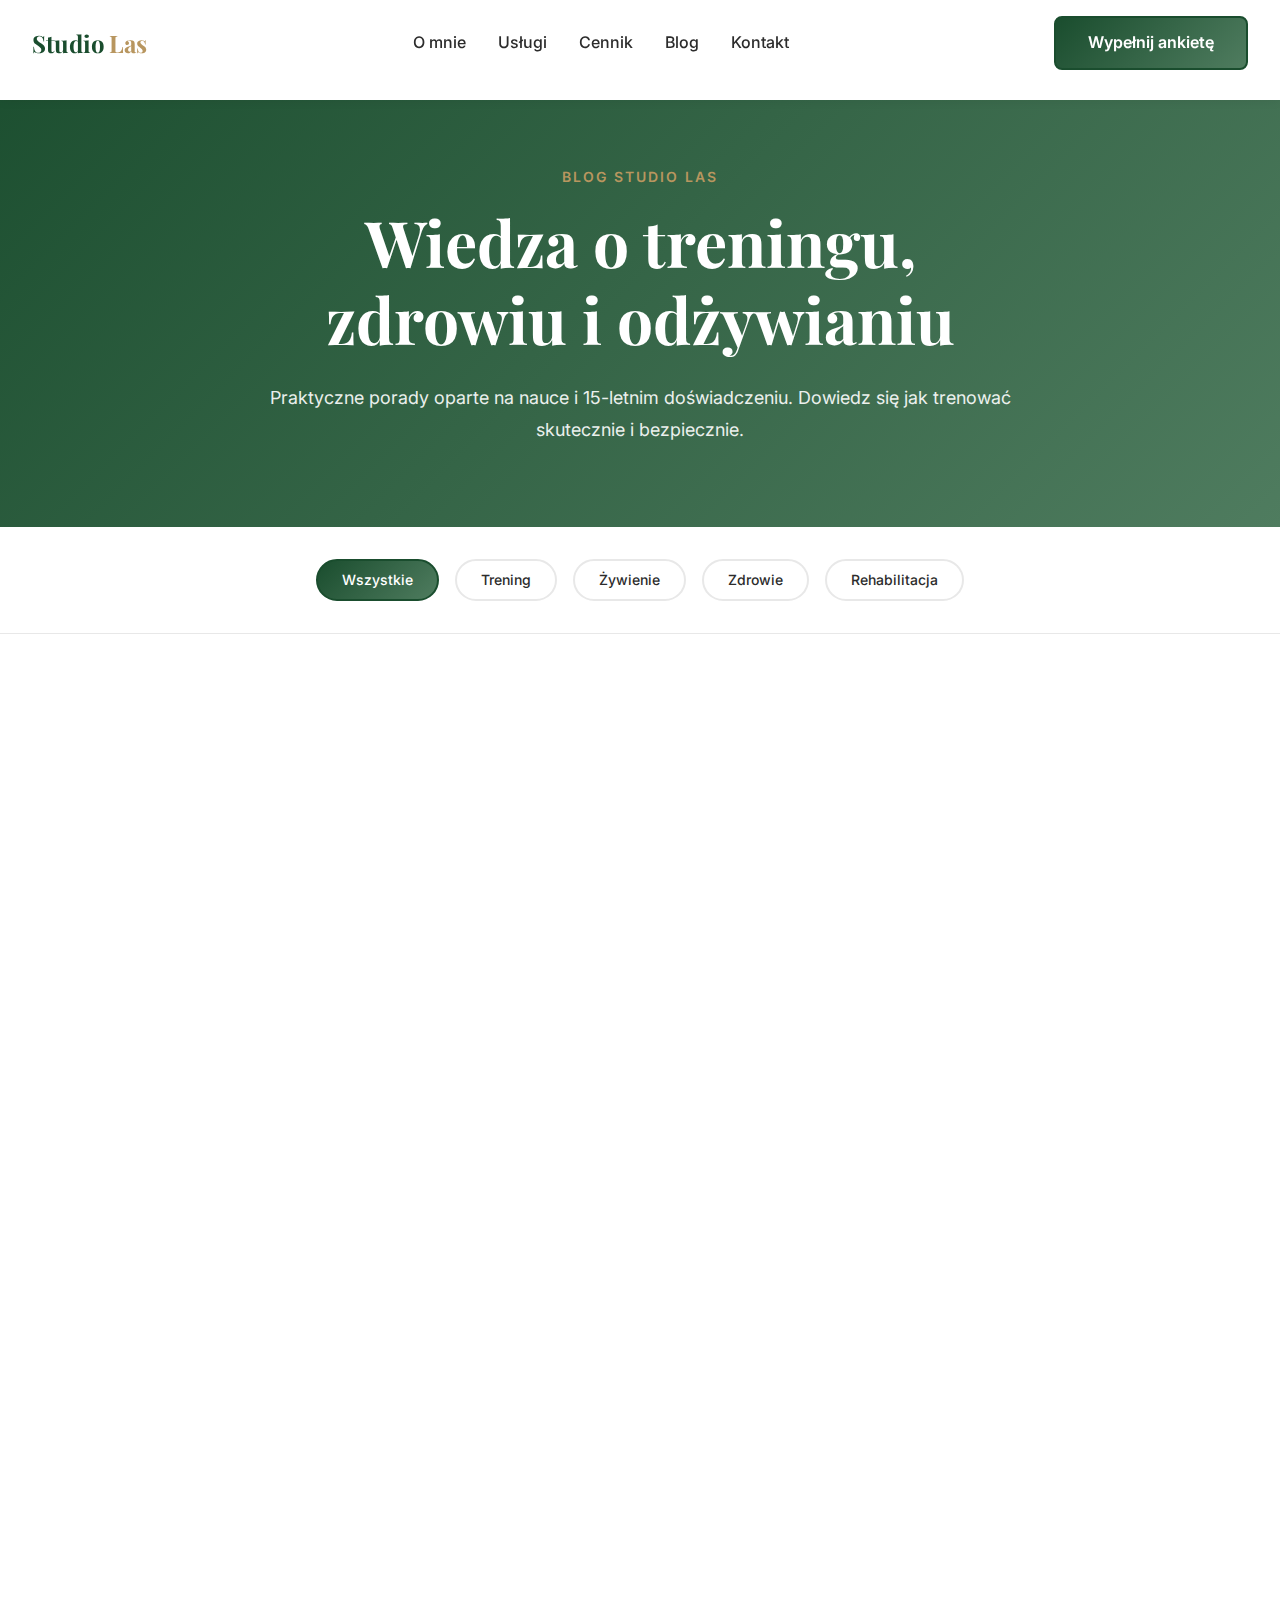
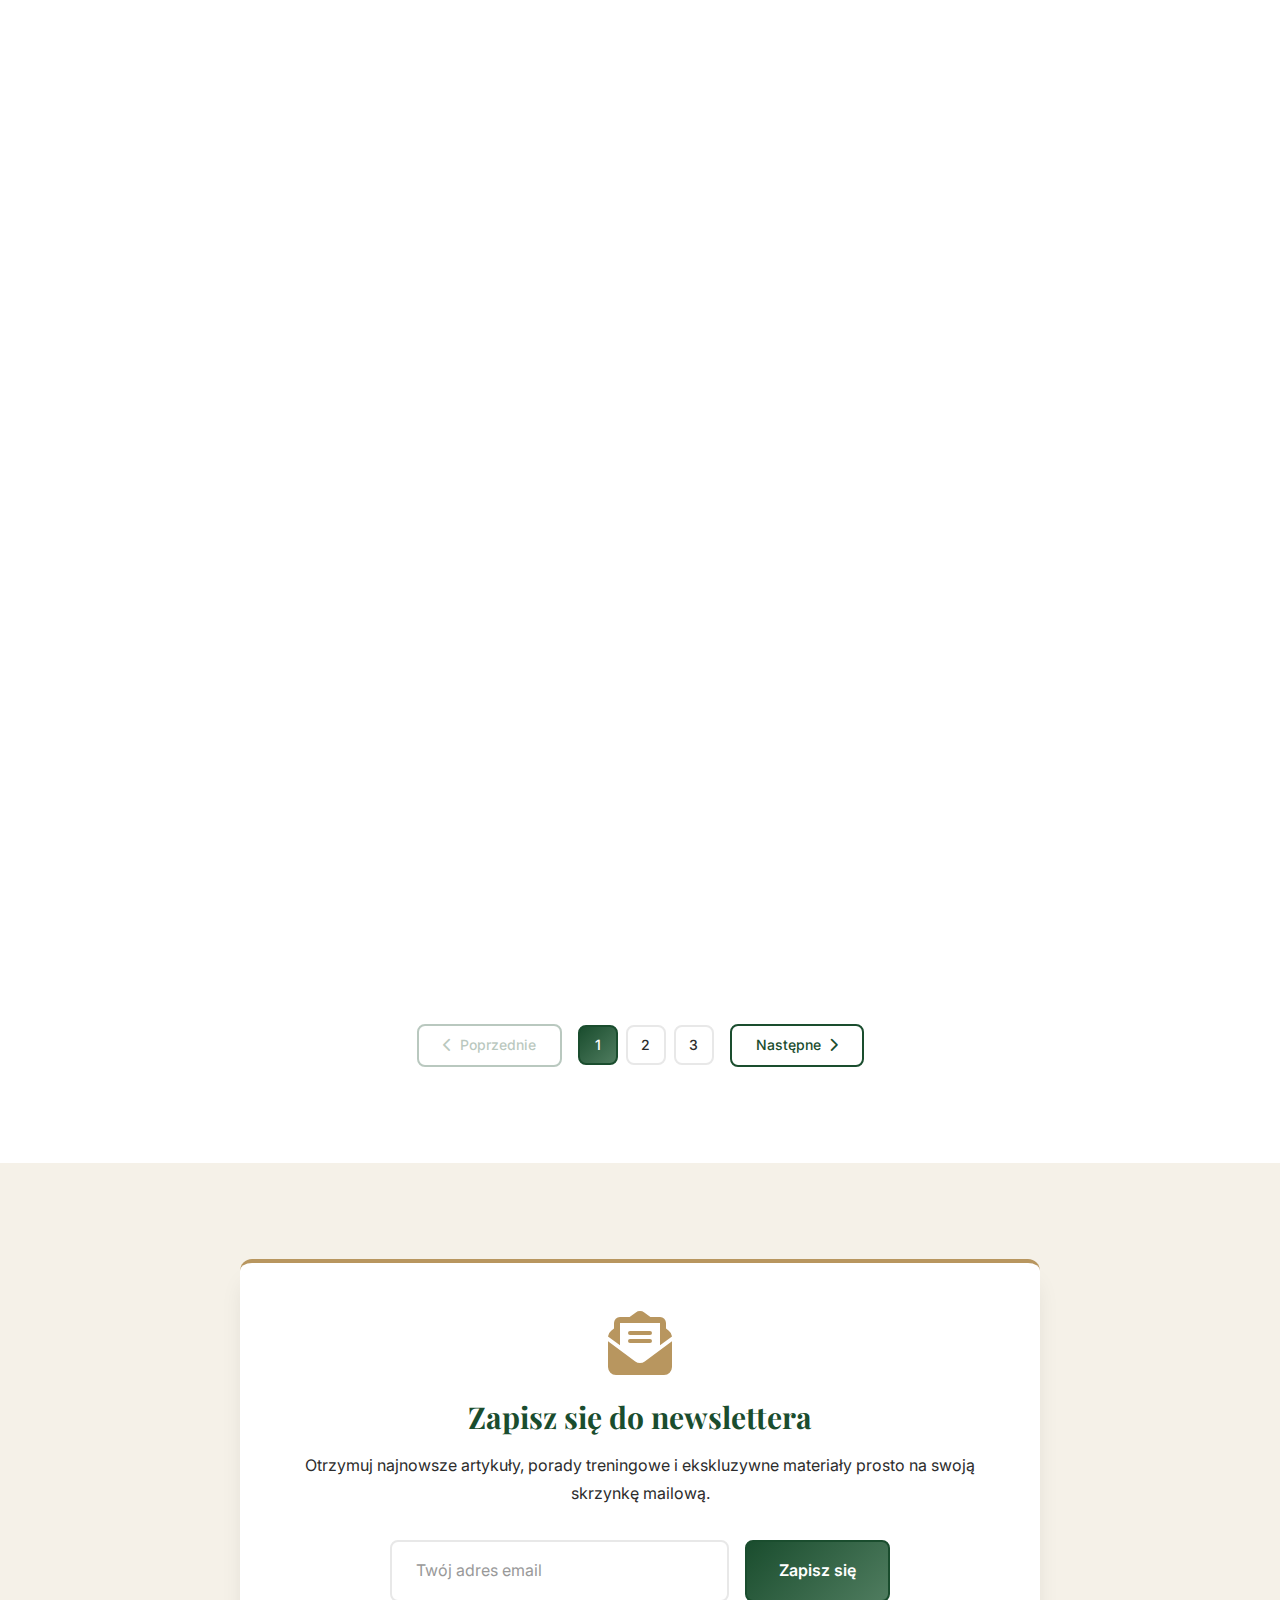
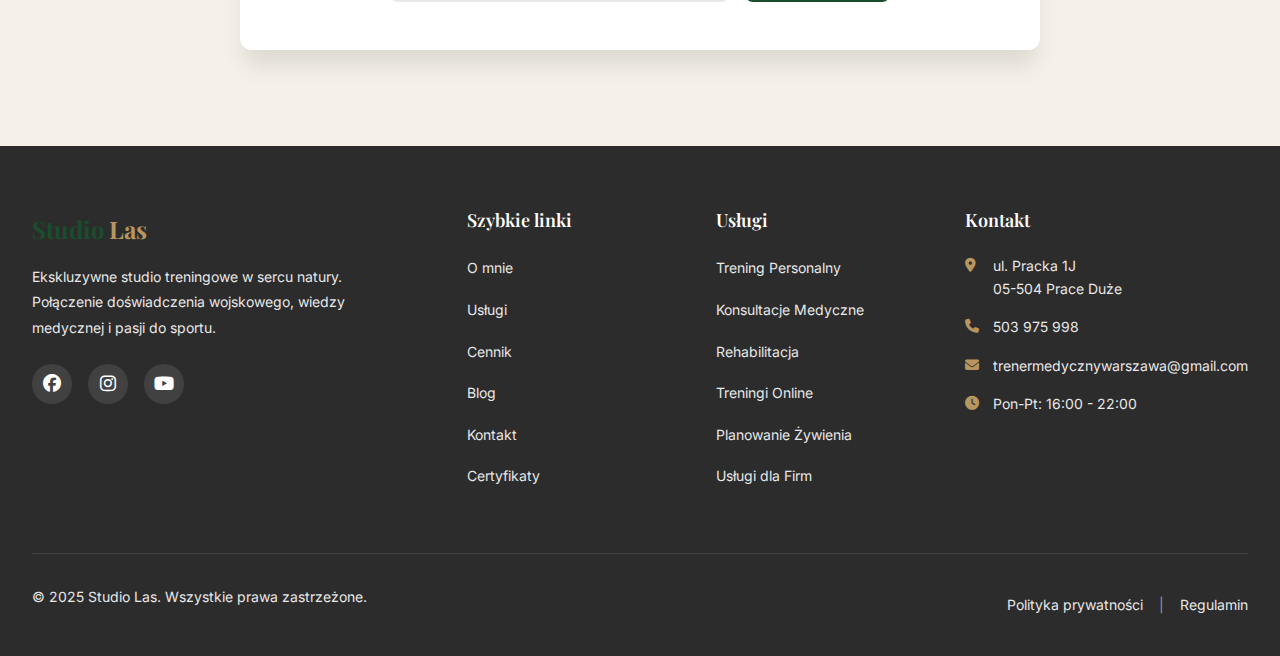
<file: blog.html>
<!DOCTYPE html>
<html lang="pl">
<head>
    <!-- Meta Tags -->
    <meta charset="UTF-8">
    <meta name="viewport" content="width=device-width, initial-scale=1.0">
    <meta http-equiv="X-UA-Compatible" content="IE=edge">
    
    <!-- SEO Meta Tags -->
    <title>Blog - Studio Las | Porady treningowe, żywienie, zdrowie</title>
    <meta name="description" content="Praktyczne porady treningowe, żywieniowe i zdrowotne od eksperta. Dowiedz się jak trenować bezpiecznie i skutecznie.">
    <meta name="keywords" content="blog fitness, porady treningowe, żywienie sportowe, regeneracja, zdrowie, trening siłowy">
    <meta name="author" content="Damian Krawiec - Studio Las">
    <meta name="robots" content="index, follow">
    
    <!-- Open Graph / Facebook -->
    <meta property="og:type" content="website">
    <meta property="og:url" content="https://studiolas.pl/blog.html">
    <meta property="og:title" content="Blog Studio Las | Porady treningowe i zdrowotne">
    <meta property="og:description" content="Praktyczne porady od trenera personalnego i medycznego z 15-letnim doświadczeniem.">
    <meta property="og:image" content="https://studiolas.pl/images/blog-cover.jpg">
    
    <!-- Favicon -->
    <link rel="icon" type="image/png" sizes="32x32" href="./images/favicon-32x32.png">
    
    <!-- Fonts -->
    <link rel="preconnect" href="https://fonts.googleapis.com">
    <link rel="preconnect" href="https://fonts.gstatic.com" crossorigin>
    <link href="https://fonts.googleapis.com/css2?family=Playfair+Display:wght@400;600;700&family=Inter:wght@300;400;500;600;700&display=swap" rel="stylesheet">
    
    <!-- Font Awesome -->
    <link rel="stylesheet" href="https://cdnjs.cloudflare.com/ajax/libs/font-awesome/6.4.0/css/all.min.css">
    
    <!-- Stylesheets -->
    <link rel="stylesheet" href="./css/reset.css">
    <link rel="stylesheet" href="./css/variables.css">
    <link rel="stylesheet" href="./css/main.css">
    <link rel="stylesheet" href="./css/blog.css">
</head>
<body>

    <!-- ============================================
         NAVIGATION BAR (Same as index.html)
         ============================================ -->
    <nav class="navbar" id="navbar">
        <div class="container">
            <div class="navbar-content">
                <a href="./index.html#home" class="navbar-logo">
                    <span class="logo-text">Studio</span>
                    <span class="logo-accent">Las</span>
                </a>
                
                <ul class="navbar-menu" id="navMenu">
                    <li><a href="./index.html#about" class="nav-link">O mnie</a></li>
                    <li><a href="./index.html#services" class="nav-link">Usługi</a></li>
                    <li><a href="./index.html#pricing" class="nav-link">Cennik</a></li>
                    <li><a href="./blog.html" class="nav-link active">Blog</a></li>
                    <li><a href="./index.html#contact" class="nav-link">Kontakt</a></li>
                </ul>
                
                <a href="https://docs.google.com/forms/d/e/1FAIpQLScMH0fF5ZID6zY5PeC5Wp7xXjTf1VHND4Pert7cbUI7pRWEIQ/viewform" 
                   class="btn btn-primary" 
                   target="_blank"
                   rel="noopener noreferrer">
                    Wypełnij ankietę
                </a>
                
                <button class="hamburger" id="hamburger" aria-label="Toggle menu">
                    <span class="hamburger-line"></span>
                    <span class="hamburger-line"></span>
                    <span class="hamburger-line"></span>
                </button>
            </div>
        </div>
    </nav>

    <!-- ============================================
         BLOG HERO SECTION
         ============================================ -->
    <section class="blog-hero">
        <div class="container">
            <div class="blog-hero-content">
                <span class="section-label">Blog Studio Las</span>
                <h1 class="blog-hero-title">Wiedza o treningu, zdrowiu i odżywianiu</h1>
                <p class="blog-hero-description">
                    Praktyczne porady oparte na nauce i 15-letnim doświadczeniu. 
                    Dowiedz się jak trenować skutecznie i bezpiecznie.
                </p>
            </div>
        </div>
    </section>

    <!-- ============================================
         BLOG CATEGORIES FILTER
         ============================================ -->
    <section class="blog-filters section">
        <div class="container">
            <div class="filter-buttons">
                <button class="filter-btn active" data-category="all">Wszystkie</button>
                <button class="filter-btn" data-category="trening">Trening</button>
                <button class="filter-btn" data-category="zywienie">Żywienie</button>
                <button class="filter-btn" data-category="zdrowie">Zdrowie</button>
                <button class="filter-btn" data-category="rehabilitacja">Rehabilitacja</button>
            </div>
        </div>
    </section>

    <!-- ============================================
         BLOG ARTICLES GRID
         ============================================ -->
    <section class="blog-articles section">
        <div class="container">
            <div class="blog-grid">
                
                                <!-- Article NEW - Sprzęt Studio Las -->
                <article class="blog-card" data-category="trening">
                    <div class="blog-image">
                        <img src="./images/blog/studio-interior.jpg" alt="Wnętrze Studio Las - profesjonalny sprzęt treningowy" loading="lazy">
                        <span class="blog-category">Trening</span>
                    </div>
                    <div class="blog-content">
                        <div class="blog-meta">
                            <span class="blog-date"><i class="far fa-calendar"></i> 1 Grudzień 2025</span>
                            <span class="blog-read-time"><i class="far fa-clock"></i> 7 min</span>
                        </div>
                        
                        <h2 class="blog-title">Studio Las - sprzęt treningowy stworzony do osiągania celów</h2>
                        
                        <p class="blog-excerpt">
                            Odkryj dlaczego w Studio Las stawiamy na jakość ponad ilość. Profesjonalny sprzęt siłowy, cardio i funkcjonalny w ekskluzywnym otoczeniu lasu. Poznaj filozofię doboru sprzętu treningowego opartą na 15 latach doświadczenia.
                        </p>
                        
                        <div class="blog-tags">
                            <span class="tag">sprzęt treningowy</span>
                            <span class="tag">Studio Las</span>
                            <span class="tag">power rack</span>
                        </div>
                        
                        <a href="./articles/sprzet-studio-las.html" class="blog-link">
                            Czytaj więcej <i class="fas fa-arrow-right"></i>
                        </a>
                    </div>
                </article>

                <!-- Article 1 - Trening -->
                <article class="blog-card" data-category="trening">
                    <div class="blog-image">
                        <img src="./images/blog/trening-silowy.jpg" alt="Jak zacząć trening siłowy" loading="lazy">
                        <span class="blog-category">Trening</span>
                    </div>
                    <div class="blog-content">
                        <div class="blog-meta">
                            <span class="blog-date"><i class="far fa-calendar"></i> 15 Listopad 2025</span>
                            <span class="blog-read-time"><i class="far fa-clock"></i> 8 min</span>
                        </div>
                        <h2 class="blog-title">Jak zacząć trening siłowy - kompleksowy przewodnik dla początkujących</h2>
                        <p class="blog-excerpt">
                            Trening siłowy to podstawa każdej zdrowej transformacji. W tym artykule dowiesz się, 
                            od czego zacząć, jak unikać kontuzji i jak efektywnie budować siłę i masę mięśniową. 
                            Poznaj najczęstsze błędy początkujących i sprawdzone strategie sukcesu.
                        </p>
                        <div class="blog-tags">
                            <span class="tag">trening siłowy</span>
                            <span class="tag">początkujący</span>
                            <span class="tag">technika</span>
                        </div>
                        <a href="./articles/trening-silowy.html" class="blog-link">
                            Czytaj więcej <i class="fas fa-arrow-right"></i>
                        </a>
                    </div>
                </article>

                <!-- Article 2 - Żywienie -->
                <article class="blog-card" data-category="zywienie">
                    <div class="blog-image">
                        <img src="./images/blog/dieta-masa.jpg" alt="Dieta na masę mięśniową" loading="lazy">
                        <span class="blog-category">Żywienie</span>
                    </div>
                    <div class="blog-content">
                        <div class="blog-meta">
                            <span class="blog-date"><i class="far fa-calendar"></i> 10 Listopad 2025</span>
                            <span class="blog-read-time"><i class="far fa-clock"></i> 10 min</span>
                        </div>
                        <h2 class="blog-title">Dieta na masę mięśniową - co jeść i czego unikać</h2>
                        <p class="blog-excerpt">
                            Budowanie masy mięśniowej to 70% dieta, 30% trening. Poznaj zasady skutecznej diety 
                            bulkingowej, najczęstsze błędy, które spowalniają postępy oraz praktyczne porady 
                            dotyczące planowania posiłków i suplementacji.
                        </p>
                        <div class="blog-tags">
                            <span class="tag">dieta</span>
                            <span class="tag">masa mięśniowa</span>
                            <span class="tag">bulking</span>
                        </div>
                        <a href="./articles/dieta-masa.html" class="blog-link">
                            Czytaj więcej <i class="fas fa-arrow-right"></i>
                        </a>
                    </div>
                </article>

                <!-- Article 3 - Zdrowie -->
                <article class="blog-card" data-category="zdrowie">
                    <div class="blog-image">
                        <img src="./images/blog/regeneracja.jpg" alt="Regeneracja po treningu" loading="lazy">
                        <span class="blog-category">Zdrowie</span>
                    </div>
                    <div class="blog-content">
                        <div class="blog-meta">
                            <span class="blog-date"><i class="far fa-calendar"></i> 5 Listopad 2025</span>
                            <span class="blog-read-time"><i class="far fa-clock"></i> 7 min</span>
                        </div>
                        <h2 class="blog-title">Regeneracja po treningu - tajemnica prawdziwego postępu</h2>
                        <p class="blog-excerpt">
                            Większość osób skupia się tylko na treningu, zapominając o regeneracji. Tymczasem to 
                            właśnie odpoczynek decyduje o Twoich wynikach. Sprawdź, jak regenerować się skutecznie: 
                            sen, odżywianie, stretching, masaże i suplementacja.
                        </p>
                        <div class="blog-tags">
                            <span class="tag">regeneracja</span>
                            <span class="tag">odpoczynek</span>
                            <span class="tag">sen</span>
                        </div>
                        <a href="./articles/regeneracja.html" class="blog-link">
                            Czytaj więcej <i class="fas fa-arrow-right"></i>
                        </a>
                    </div>
                </article>

                <!-- Article 4 - Rehabilitacja -->
                <article class="blog-card" data-category="rehabilitacja">
                    <div class="blog-image">
                        <img src="./images/blog/bol-kregoslupa.jpg" alt="Ból kręgosłupa - rozwiązania" loading="lazy">
                        <span class="blog-category">Rehabilitacja</span>
                    </div>
                    <div class="blog-content">
                        <div class="blog-meta">
                            <span class="blog-date"><i class="far fa-calendar"></i> 1 Listopad 2025</span>
                            <span class="blog-read-time"><i class="far fa-clock"></i> 12 min</span>
                        </div>
                        <h2 class="blog-title">Przewlekły ból kręgosłupa - jak wrócić do aktywności</h2>
                        <p class="blog-excerpt">
                            Ból kręgosłupa dotyka 80% populacji. Dowiedz się jak bezpiecznie wrócić do aktywności 
                            fizycznej, jakie ćwiczenia są bezpieczne, a których unikać. Poznaj sprawdzone metody 
                            eliminacji bólu oparte na fizjoterapii i treningu medycznym.
                        </p>
                        <div class="blog-tags">
                            <span class="tag">ból pleców</span>
                            <span class="tag">rehabilitacja</span>
                            <span class="tag">kręgosłup</span>
                        </div>
                        <a href="./articles/bol-kregoslupa.html" class="blog-link">
                            Czytaj więcej <i class="fas fa-arrow-right"></i>
                        </a>
                    </div>
                </article>

                <!-- Article 5 - Trening -->
                <article class="blog-card" data-category="trening">
                    <div class="blog-image">
                        <img src="./images/blog/trening-funkcjonalny.jpg" alt="Trening funkcjonalny" loading="lazy">
                        <span class="blog-category">Trening</span>
                    </div>
                    <div class="blog-content">
                        <div class="blog-meta">
                            <span class="blog-date"><i class="far fa-calendar"></i> 28 Październik 2025</span>
                            <span class="blog-read-time"><i class="far fa-clock"></i> 6 min</span>
                        </div>
                        <h2 class="blog-title">Trening funkcjonalny - czym jest i dla kogo?</h2>
                        <p class="blog-excerpt">
                            Trening funkcjonalny stał się ostatnio bardzo popularny, ale czy naprawdę wiesz czym jest? 
                            Poznaj zasady treningu funkcjonalnego, jego korzyści oraz przykładowe ćwiczenia, 
                            które możesz wykonać zarówno w domu jak i na siłowni.
                        </p>
                        <div class="blog-tags">
                            <span class="tag">functional training</span>
                            <span class="tag">CrossFit</span>
                            <span class="tag">mobilność</span>
                        </div>
                        <a href="./articles/trening-funkcjonalny.html" class="blog-link">
                            Czytaj więcej <i class="fas fa-arrow-right"></i>
                        </a>
                    </div>
                </article>

                <!-- Article 6 - Żywienie -->
                <article class="blog-card" data-category="zywienie">
                    <div class="blog-image">
                        <img src="./images/blog/suplementacja.jpg" alt="Suplementacja w sporcie" loading="lazy">
                        <span class="blog-category">Żywienie</span>
                    </div>
                    <div class="blog-content">
                        <div class="blog-meta">
                            <span class="blog-date"><i class="far fa-calendar"></i> 22 Październik 2025</span>
                            <span class="blog-read-time"><i class="far fa-clock"></i> 9 min</span>
                        </div>
                        <h2 class="blog-title">Suplementacja w sporcie - co naprawdę działa?</h2>
                        <p class="blog-excerpt">
                            Rynek suplementów to miliardy złotych rocznie, ale większość produktów to marketing. 
                            Dowiedz się które suplementy są poparte badaniami naukowymi, a które to strata pieniędzy. 
                            Lista must-have suplementów dla każdego trenującego.
                        </p>
                        <div class="blog-tags">
                            <span class="tag">suplementy</span>
                            <span class="tag">odżywki</span>
                            <span class="tag">kreatyna</span>
                        </div>
                        <a href="./articles/suplementacja.html" class="blog-link">
                            Czytaj więcej <i class="fas fa-arrow-right"></i>
                        </a>
                    </div>
                </article>

            </div>

            <!-- Pagination -->
            <div class="blog-pagination">
                <button class="pagination-btn" disabled>
                    <i class="fas fa-chevron-left"></i> Poprzednie
                </button>
                <div class="pagination-numbers">
                    <button class="pagination-number active">1</button>
                    <button class="pagination-number">2</button>
                    <button class="pagination-number">3</button>
                </div>
                <button class="pagination-btn">
                    Następne <i class="fas fa-chevron-right"></i>
                </button>
            </div>
        </div>
    </section>

    <!-- ============================================
         NEWSLETTER SECTION
         ============================================ -->
    <section class="newsletter section section-gray">
        <div class="container">
            <div class="newsletter-box">
                <div class="newsletter-content">
                    <i class="fas fa-envelope-open-text newsletter-icon"></i>
                    <h3 class="newsletter-title">Zapisz się do newslettera</h3>
                    <p class="newsletter-description">
                        Otrzymuj najnowsze artykuły, porady treningowe i ekskluzywne materiały 
                        prosto na swoją skrzynkę mailową.
                    </p>
                </div>
                <form class="newsletter-form" id="newsletterForm">
                    <input 
                        type="email" 
                        placeholder="Twój adres email" 
                        class="newsletter-input"
                        required
                    >
                    <button type="submit" class="btn btn-primary">
                        Zapisz się
                    </button>
                </form>
            </div>
        </div>
    </section>

    <!-- ============================================
         FOOTER (Same as index.html)
         ============================================ -->
    <footer class="footer">
        <div class="container">
            <div class="footer-content">
                <div class="footer-column">
                    <a href="./index.html#home" class="footer-logo">
                        <span class="logo-text">Studio</span>
                        <span class="logo-accent">Las</span>
                    </a>
                    <p class="footer-description">
                        Ekskluzywne studio treningowe w sercu natury. Połączenie doświadczenia wojskowego, 
                        wiedzy medycznej i pasji do sportu.
                    </p>
                    <div class="footer-social">
                        <a href="https://www.facebook.com/profile.php?id=100063614306951" target="_blank" rel="noopener noreferrer" class="footer-social-link">
                            <i class="fab fa-facebook"></i>
                        </a>
                        <a href="#" target="_blank" rel="noopener noreferrer" class="footer-social-link">
                            <i class="fab fa-instagram"></i>
                        </a>
                        <a href="#" target="_blank" rel="noopener noreferrer" class="footer-social-link">
                            <i class="fab fa-youtube"></i>
                        </a>
                    </div>
                </div>
                
                <div class="footer-column">
                    <h4 class="footer-title">Szybkie linki</h4>
                    <ul class="footer-links">
                        <li><a href="./index.html#about">O mnie</a></li>
                        <li><a href="./index.html#services">Usługi</a></li>
                        <li><a href="./index.html#pricing">Cennik</a></li>
                        <li><a href="./blog.html">Blog</a></li>
                        <li><a href="./index.html#contact">Kontakt</a></li>
                        <li><a href="https://sites.google.com/view/trener-personalny-warszawa/referencje" target="_blank" rel="noopener noreferrer">Certyfikaty</a></li>
                    </ul>
                </div>
                
                <div class="footer-column">
                    <h4 class="footer-title">Usługi</h4>
                    <ul class="footer-links">
                        <li><a href="./index.html#services">Trening Personalny</a></li>
                        <li><a href="./index.html#services">Konsultacje Medyczne</a></li>
                        <li><a href="./index.html#services">Rehabilitacja</a></li>
                        <li><a href="./index.html#services">Treningi Online</a></li>
                        <li><a href="./index.html#services">Planowanie Żywienia</a></li>
                        <li><a href="./index.html#services">Usługi dla Firm</a></li>
                    </ul>
                </div>
                
                <div class="footer-column">
                    <h4 class="footer-title">Kontakt</h4>
                    <ul class="footer-contact">
                        <li>
                            <i class="fas fa-map-marker-alt"></i>
                            <span>ul. Pracka 1J<br>05-504 Prace Duże</span>
                        </li>
                        <li>
                            <i class="fas fa-phone"></i>
                            <a href="tel:+48503975998">503 975 998</a>
                        </li>
                        <li>
                            <i class="fas fa-envelope"></i>
                            <a href="mailto:trenermedycznywarszawa@gmail.com">trenermedycznywarszawa@gmail.com</a>
                        </li>
                        <li>
                            <i class="fas fa-clock"></i>
                            <span>Pon-Pt: 16:00 - 22:00</span>
                        </li>
                    </ul>
                </div>
            </div>
            
            <div class="footer-bottom">
                <div class="footer-copyright">
                    <p>&copy; 2025 Studio Las. Wszystkie prawa zastrzeżone.</p>
                </div>
                <div class="footer-legal">
                    <a href="#privacy">Polityka prywatności</a>
                    <span class="separator">|</span>
                    <a href="#terms">Regulamin</a>
                </div>
            </div>
        </div>
    </footer>

    <!-- Back to Top -->
    <button class="back-to-top" id="backToTop" aria-label="Wróć na górę">
        <i class="fas fa-arrow-up"></i>
    </button>

    <!-- JavaScript -->
    <script src="./js/main.js"></script>
    <script src="./js/blog.js"></script>
</body>
</html>
</file>
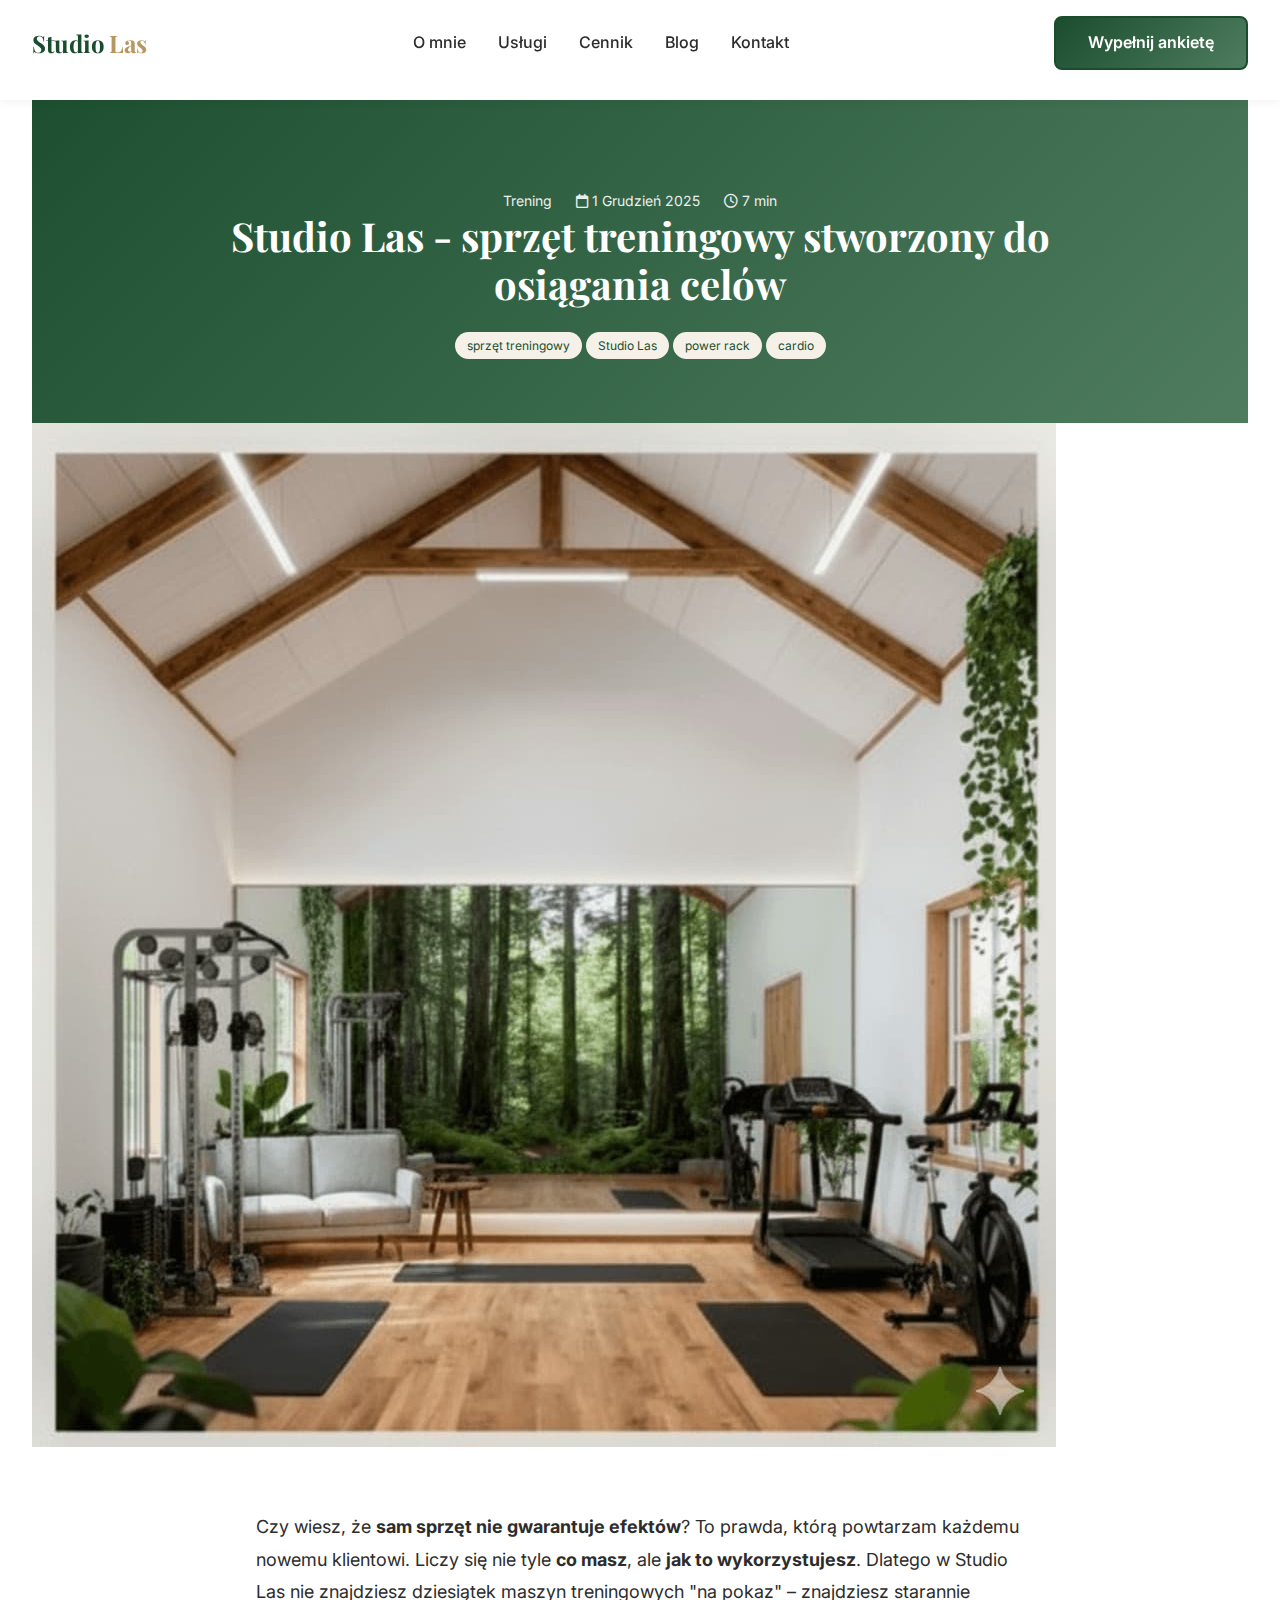
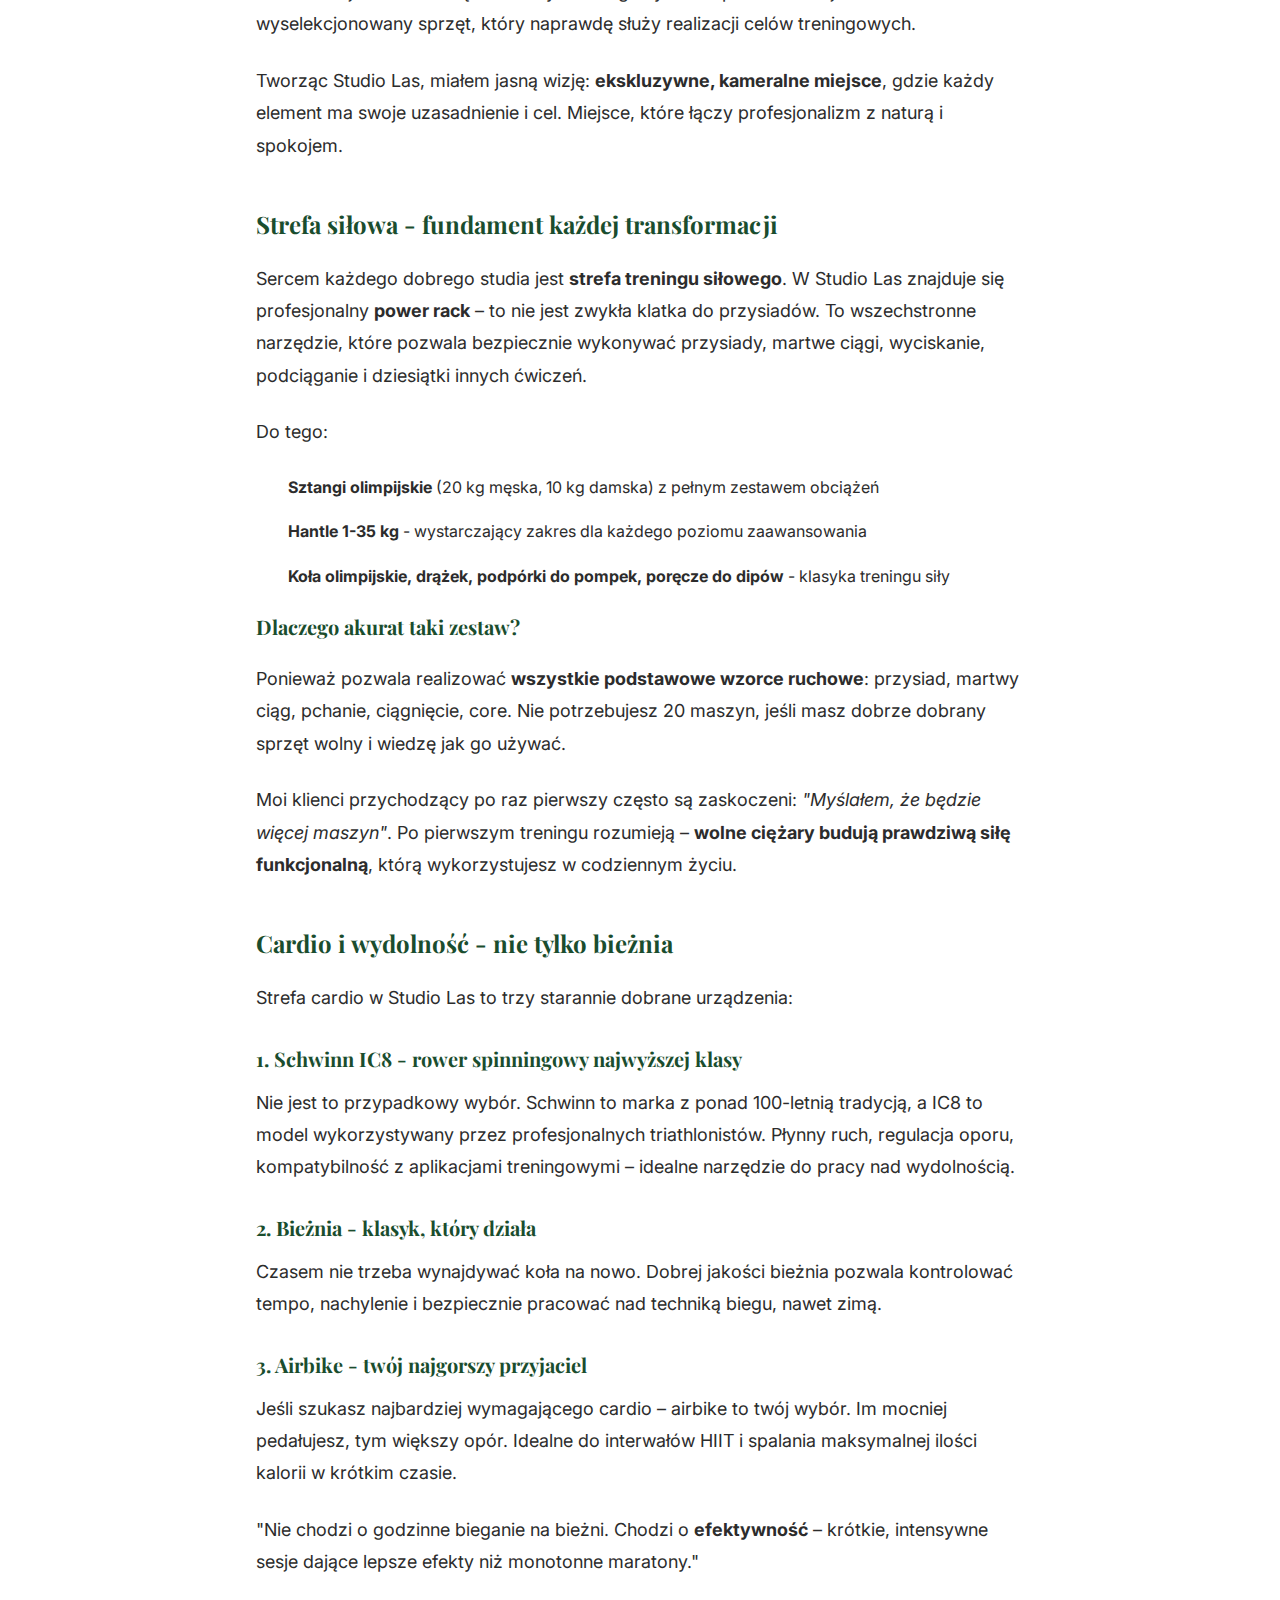
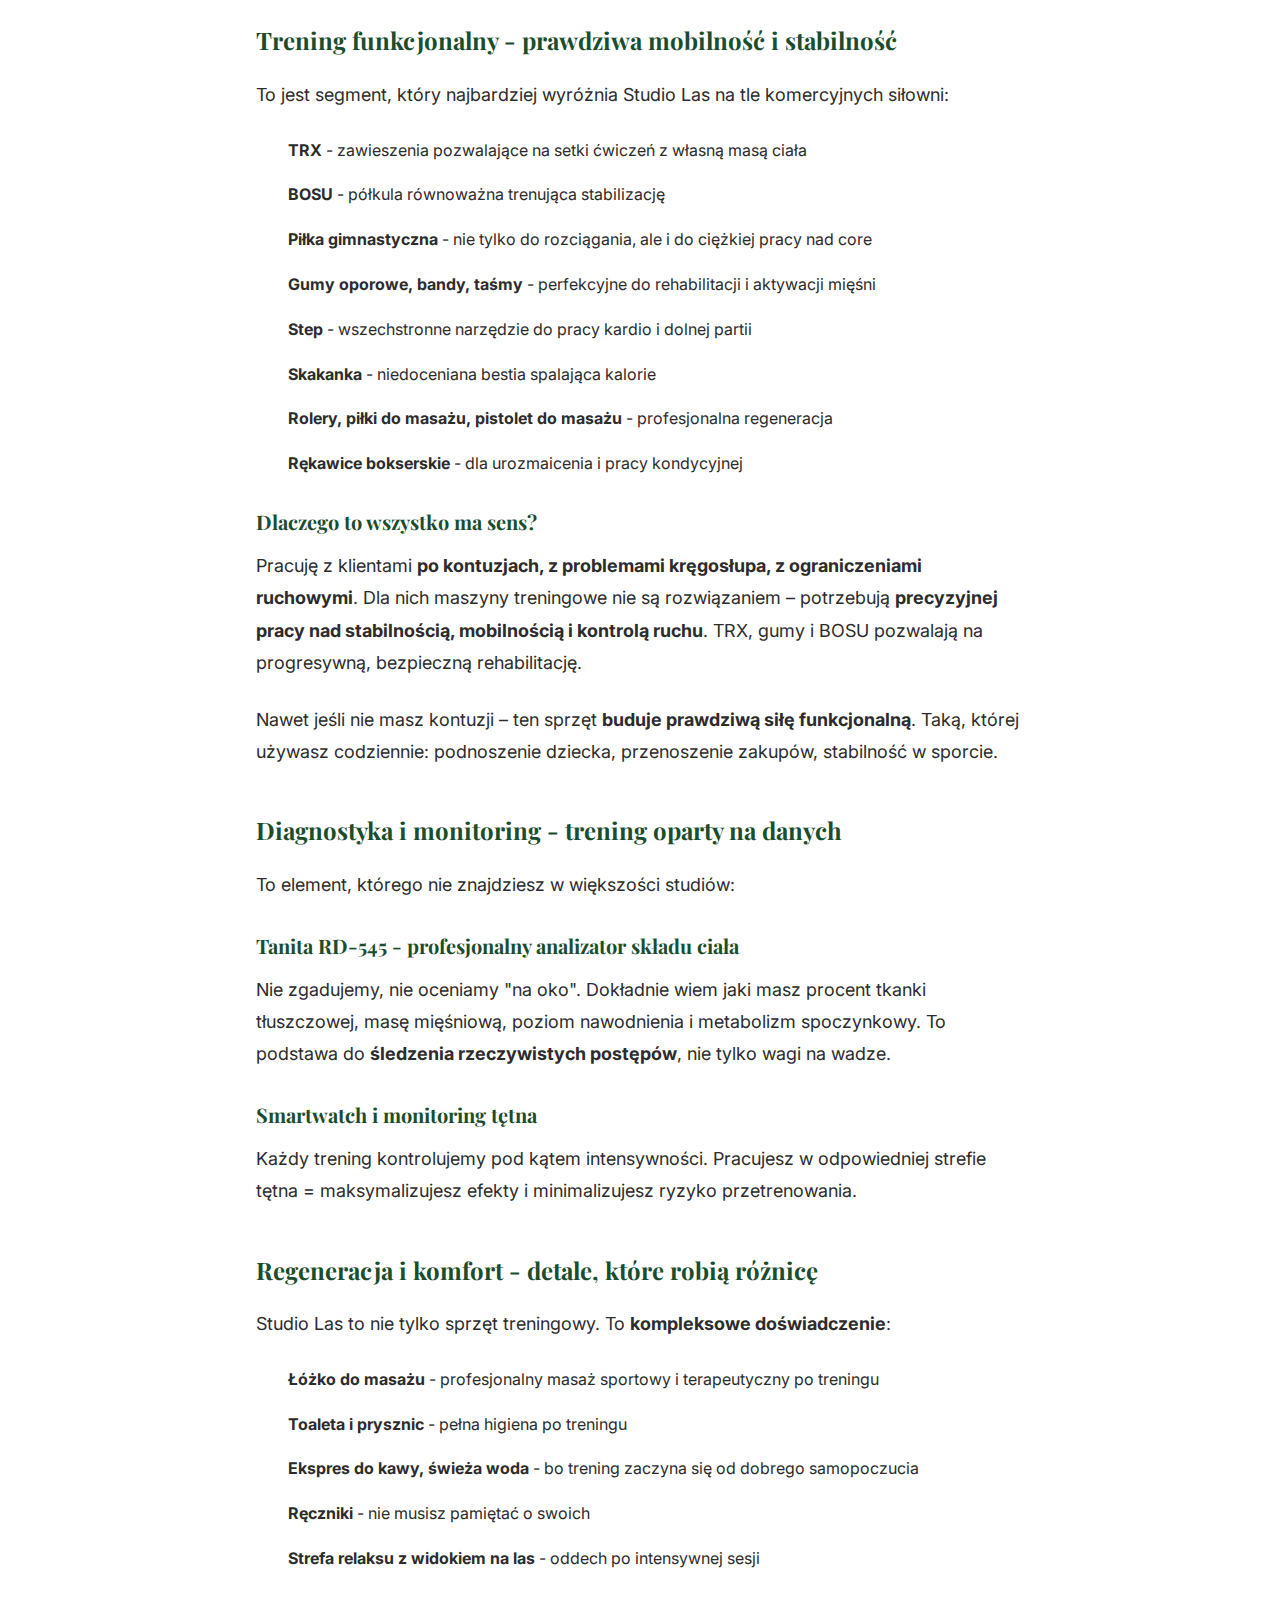
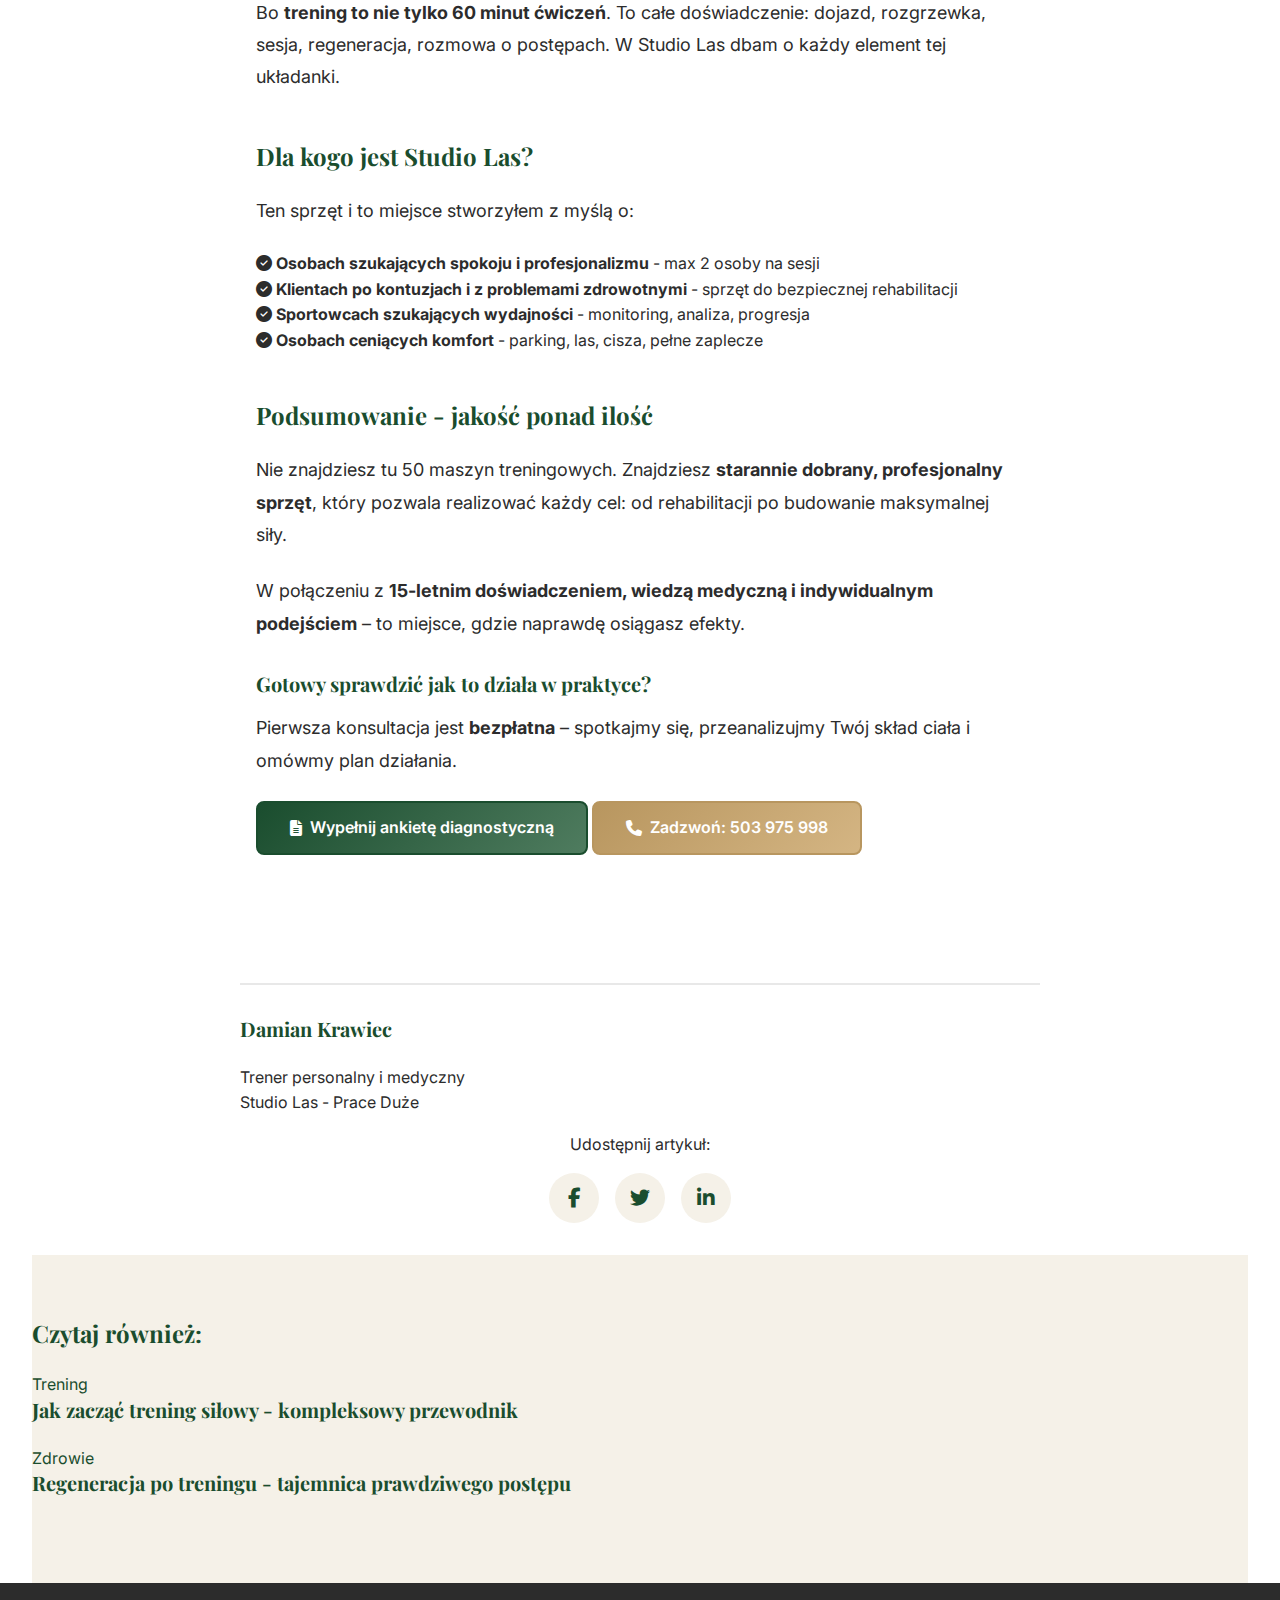
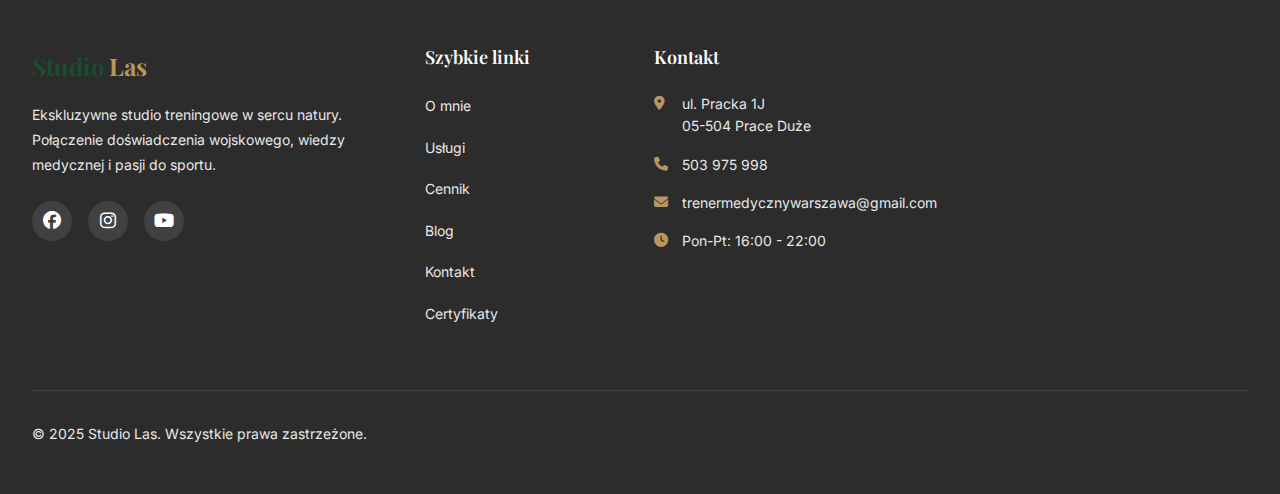
<file: articles/sprzet-studio-las.html>
<!DOCTYPE html>
<html lang="pl">
<head>
    <!-- Meta Tags -->
    <meta charset="UTF-8">
    <meta name="viewport" content="width=device-width, initial-scale=1.0">
    <meta http-equiv="X-UA-Compatible" content="IE=edge">
    
    <!-- SEO Meta Tags -->
    <title>Studio Las - sprzęt treningowy stworzony do osiągania celów | Blog</title>
    <meta name="description" content="Odkryj profesjonalny sprzęt treningowy w Studio Las. Power rack, sztangi olimpijskie, Schwinn IC8, TRX i więcej. Jakość ponad ilość w ekskluzywnym studio otoczonym lasem.">
    <meta name="keywords" content="sprzęt treningowy, Studio Las, power rack, Schwinn IC8, TRX, BOSU, siłownia Warszawa, trening personalny">
    <meta name="author" content="Damian Krawiec - Studio Las">
    <meta name="robots" content="index, follow">
    
    <!-- Open Graph / Facebook -->
    <meta property="og:type" content="article">
    <meta property="og:url" content="https://trenermedycznywarszawa.github.io/studio-las-v3/articles/sprzet-studio-las.html">
    <meta property="og:title" content="Studio Las - sprzęt treningowy stworzony do osiągania celów">
    <meta property="og:description" content="Odkryj dlaczego w Studio Las stawiamy na jakość ponad ilość. Profesjonalny sprzęt siłowy, cardio i funkcjonalny w ekskluzywnym otoczeniu lasu.">
    <meta property="og:image" content="https://trenermedycznywarszawa.github.io/studio-las-v3/images/blog/studio-interior.jpg">
    
    <!-- Favicon -->
    <link rel="icon" type="image/png" sizes="32x32" href="../images/favicon-32x32.png">
    
    <!-- Fonts -->
    <link rel="preconnect" href="https://fonts.googleapis.com">
    <link rel="preconnect" href="https://fonts.gstatic.com" crossorigin>
    <link href="https://fonts.googleapis.com/css2?family=Playfair+Display:wght@400;600;700&family=Inter:wght@300;400;500;600;700&display=swap" rel="stylesheet">
    
    <!-- Font Awesome -->
    <link rel="stylesheet" href="https://cdnjs.cloudflare.com/ajax/libs/font-awesome/6.4.0/css/all.min.css">
    
    <!-- Stylesheets -->
    <link rel="stylesheet" href="../css/reset.css">
    <link rel="stylesheet" href="../css/variables.css">
    <link rel="stylesheet" href="../css/main.css">
    <link rel="stylesheet" href="../css/blog.css">
    
    <!-- Canonical URL -->
    <link rel="canonical" href="https://trenermedycznywarszawa.github.io/studio-las-v3/articles/sprzet-studio-las.html">
</head>
<body>

    <!-- NAVIGATION BAR -->
    <nav class="navbar" id="navbar">
        <div class="container">
            <div class="navbar-content">
                <a href="../index.html#home" class="navbar-logo">
                    <span class="logo-text">Studio</span>
                    <span class="logo-accent">Las</span>
                </a>
                
                <ul class="navbar-menu" id="navMenu">
                    <li><a href="../index.html#about" class="nav-link">O mnie</a></li>
                    <li><a href="../index.html#services" class="nav-link">Usługi</a></li>
                    <li><a href="../index.html#pricing" class="nav-link">Cennik</a></li>
                    <li><a href="../blog.html" class="nav-link">Blog</a></li>
                    <li><a href="../index.html#contact" class="nav-link">Kontakt</a></li>
                </ul>
                
                <a href="https://docs.google.com/forms/d/e/1FAIpQLScMH0fF5ZID6zY5PeC5Wp7xXjTf1VHND4Pert7cbUI7pRWEIQ/viewform" class="btn btn-primary" target="_blank" rel="noopener noreferrer">
                    Wypełnij ankietę
                </a>
                
                <button class="hamburger" id="hamburger" aria-label="Toggle menu">
                    <span class="hamburger-line"></span>
                    <span class="hamburger-line"></span>
                    <span class="hamburger-line"></span>
                </button>
            </div>
        </div>
    </nav>

    <!-- ARTICLE HEADER -->
    <article class="article">
        <div class="container">
            
            <!-- Breadcrumbs -->
            <nav class="breadcrumbs">
                <a href="../index.html">Home</a>
                <i class="fas fa-chevron-right"></i>
                <a href="../blog.html">Blog</a>
                <i class="fas fa-chevron-right"></i>
                <span>Studio Las - sprzęt treningowy</span>
            </nav>

            <!-- Article Header -->
            <header class="article-header">
                <div class="article-meta">
                    <span class="article-category">Trening</span>
                    <span class="article-date"><i class="far fa-calendar"></i> 1 Grudzień 2025</span>
                    <span class="article-read-time"><i class="far fa-clock"></i> 7 min</span>
                </div>
                
                <h1 class="article-title">Studio Las - sprzęt treningowy stworzony do osiągania celów</h1>
                
                <div class="article-tags">
                    <span class="tag">sprzęt treningowy</span>
                    <span class="tag">Studio Las</span>
                    <span class="tag">power rack</span>
                    <span class="tag">cardio</span>
                </div>
            </header>

            <!-- Featured Image -->
            <div class="article-image">
                <img src="../images/blog/studio-interior.jpg" alt="Wnętrze Studio Las - profesjonalny sprzęt treningowy w otoczeniu natury" loading="eager">
            </div>

            <!-- Article Content -->
            <div class="article-content">
                
                <p class="lead">
                    Czy wiesz, że <strong>sam sprzęt nie gwarantuje efektów</strong>? To prawda, którą powtarzam każdemu nowemu klientowi. Liczy się nie tyle <strong>co masz</strong>, ale <strong>jak to wykorzystujesz</strong>. Dlatego w Studio Las nie znajdziesz dziesiątek maszyn treningowych "na pokaz" – znajdziesz starannie wyselekcjonowany sprzęt, który naprawdę służy realizacji celów treningowych.
                </p>

                <p>
                    Tworząc Studio Las, miałem jasną wizję: <strong>ekskluzywne, kameralne miejsce</strong>, gdzie każdy element ma swoje uzasadnienie i cel. Miejsce, które łączy profesjonalizm z naturą i spokojem.
                </p>

                <h2>Strefa siłowa - fundament każdej transformacji</h2>

                <p>
                    Sercem każdego dobrego studia jest <strong>strefa treningu siłowego</strong>. W Studio Las znajduje się profesjonalny <strong>power rack</strong> – to nie jest zwykła klatka do przysiadów. To wszechstronne narzędzie, które pozwala bezpiecznie wykonywać przysiady, martwe ciągi, wyciskanie, podciąganie i dziesiątki innych ćwiczeń.
                </p>

                <p>Do tego:</p>
                <ul>
                    <li><strong>Sztangi olimpijskie</strong> (20 kg męska, 10 kg damska) z pełnym zestawem obciążeń</li>
                    <li><strong>Hantle 1-35 kg</strong> - wystarczający zakres dla każdego poziomu zaawansowania</li>
                    <li><strong>Koła olimpijskie, drążek, podpórki do pompek, poręcze do dipów</strong> - klasyka treningu siły</li>
                </ul>

                <div class="highlight-box">
                    <h4>Dlaczego akurat taki zestaw?</h4>
                    <p>
                        Ponieważ pozwala realizować <strong>wszystkie podstawowe wzorce ruchowe</strong>: przysiad, martwy ciąg, pchanie, ciągnięcie, core. Nie potrzebujesz 20 maszyn, jeśli masz dobrze dobrany sprzęt wolny i wiedzę jak go używać.
                    </p>
                </div>

                <p>
                    Moi klienci przychodzący po raz pierwszy często są zaskoczeni: <em>"Myślałem, że będzie więcej maszyn"</em>. Po pierwszym treningu rozumieją – <strong>wolne ciężary budują prawdziwą siłę funkcjonalną</strong>, którą wykorzystujesz w codziennym życiu.
                </p>

                <h2>Cardio i wydolność - nie tylko bieżnia</h2>

                <p>Strefa cardio w Studio Las to trzy starannie dobrane urządzenia:</p>

                <h3>1. Schwinn IC8 - rower spinningowy najwyższej klasy</h3>
                <p>
                    Nie jest to przypadkowy wybór. Schwinn to marka z ponad 100-letnią tradycją, a IC8 to model wykorzystywany przez profesjonalnych triathlonistów. Płynny ruch, regulacja oporu, kompatybilność z aplikacjami treningowymi – idealne narzędzie do pracy nad wydolnością.
                </p>

                <h3>2. Bieżnia - klasyk, który działa</h3>
                <p>
                    Czasem nie trzeba wynajdywać koła na nowo. Dobrej jakości bieżnia pozwala kontrolować tempo, nachylenie i bezpiecznie pracować nad techniką biegu, nawet zimą.
                </p>

                <h3>3. Airbike - twój najgorszy przyjaciel</h3>
                <p>
                    Jeśli szukasz najbardziej wymagającego cardio – airbike to twój wybór. Im mocniej pedałujesz, tym większy opór. Idealne do interwałów HIIT i spalania maksymalnej ilości kalorii w krótkim czasie.
                </p>

                <div class="quote-box">
                    <p>
                        "Nie chodzi o godzinne bieganie na bieżni. Chodzi o <strong>efektywność</strong> – krótkie, intensywne sesje dające lepsze efekty niż monotonne maratony."
                    </p>
                </div>

                <h2>Trening funkcjonalny - prawdziwa mobilność i stabilność</h2>

                <p>To jest segment, który najbardziej wyróżnia Studio Las na tle komercyjnych siłowni:</p>

                <ul>
                    <li><strong>TRX</strong> - zawieszenia pozwalające na setki ćwiczeń z własną masą ciała</li>
                    <li><strong>BOSU</strong> - półkula równoważna trenująca stabilizację</li>
                    <li><strong>Piłka gimnastyczna</strong> - nie tylko do rozciągania, ale i do ciężkiej pracy nad core</li>
                    <li><strong>Gumy oporowe, bandy, taśmy</strong> - perfekcyjne do rehabilitacji i aktywacji mięśni</li>
                    <li><strong>Step</strong> - wszechstronne narzędzie do pracy kardio i dolnej partii</li>
                    <li><strong>Skakanka</strong> - niedoceniana bestia spalająca kalorie</li>
                    <li><strong>Rolery, piłki do masażu, pistolet do masażu</strong> - profesjonalna regeneracja</li>
                    <li><strong>Rękawice bokserskie</strong> - dla urozmaicenia i pracy kondycyjnej</li>
                </ul>

                <h3>Dlaczego to wszystko ma sens?</h3>

                <p>
                    Pracuję z klientami <strong>po kontuzjach, z problemami kręgosłupa, z ograniczeniami ruchowymi</strong>. Dla nich maszyny treningowe nie są rozwiązaniem – potrzebują <strong>precyzyjnej pracy nad stabilnością, mobilnością i kontrolą ruchu</strong>. TRX, gumy i BOSU pozwalają na progresywną, bezpieczną rehabilitację.
                </p>

                <p>
                    Nawet jeśli nie masz kontuzji – ten sprzęt <strong>buduje prawdziwą siłę funkcjonalną</strong>. Taką, której używasz codziennie: podnoszenie dziecka, przenoszenie zakupów, stabilność w sporcie.
                </p>

                <h2>Diagnostyka i monitoring - trening oparty na danych</h2>

                <p>To element, którego nie znajdziesz w większości studiów:</p>

                <h3>Tanita RD-545 - profesjonalny analizator składu ciała</h3>
                <p>
                    Nie zgadujemy, nie oceniamy "na oko". Dokładnie wiem jaki masz procent tkanki tłuszczowej, masę mięśniową, poziom nawodnienia i metabolizm spoczynkowy. To podstawa do <strong>śledzenia rzeczywistych postępów</strong>, nie tylko wagi na wadze.
                </p>

                <h3>Smartwatch i monitoring tętna</h3>
                <p>
                    Każdy trening kontrolujemy pod kątem intensywności. Pracujesz w odpowiedniej strefie tętna = maksymalizujesz efekty i minimalizujesz ryzyko przetrenowania.
                </p>

                <h2>Regeneracja i komfort - detale, które robią różnicę</h2>

                <p>Studio Las to nie tylko sprzęt treningowy. To <strong>kompleksowe doświadczenie</strong>:</p>

                <ul>
                    <li><strong>Łóżko do masażu</strong> - profesjonalny masaż sportowy i terapeutyczny po treningu</li>
                    <li><strong>Toaleta i prysznic</strong> - pełna higiena po treningu</li>
                    <li><strong>Ekspres do kawy, świeża woda</strong> - bo trening zaczyna się od dobrego samopoczucia</li>
                    <li><strong>Ręczniki</strong> - nie musisz pamiętać o swoich</li>
                    <li><strong>Strefa relaksu z widokiem na las</strong> - oddech po intensywnej sesji</li>
                </ul>

                <p>
                    Bo <strong>trening to nie tylko 60 minut ćwiczeń</strong>. To całe doświadczenie: dojazd, rozgrzewka, sesja, regeneracja, rozmowa o postępach. W Studio Las dbam o każdy element tej układanki.
                </p>

                <h2>Dla kogo jest Studio Las?</h2>

                <p>Ten sprzęt i to miejsce stworzyłem z myślą o:</p>

                <div class="checklist">
                    <div class="checklist-item">
                        <i class="fas fa-check-circle"></i>
                        <span><strong>Osobach szukających spokoju i profesjonalizmu</strong> - max 2 osoby na sesji</span>
                    </div>
                    <div class="checklist-item">
                        <i class="fas fa-check-circle"></i>
                        <span><strong>Klientach po kontuzjach i z problemami zdrowotnymi</strong> - sprzęt do bezpiecznej rehabilitacji</span>
                    </div>
                    <div class="checklist-item">
                        <i class="fas fa-check-circle"></i>
                        <span><strong>Sportowcach szukających wydajności</strong> - monitoring, analiza, progresja</span>
                    </div>
                    <div class="checklist-item">
                        <i class="fas fa-check-circle"></i>
                        <span><strong>Osobach ceniących komfort</strong> - parking, las, cisza, pełne zaplecze</span>
                    </div>
                </div>

                <h2>Podsumowanie - jakość ponad ilość</h2>

                <p>
                    Nie znajdziesz tu 50 maszyn treningowych. Znajdziesz <strong>starannie dobrany, profesjonalny sprzęt</strong>, który pozwala realizować każdy cel: od rehabilitacji po budowanie maksymalnej siły.
                </p>

                <p>
                    W połączeniu z <strong>15-letnim doświadczeniem, wiedzą medyczną i indywidualnym podejściem</strong> – to miejsce, gdzie naprawdę osiągasz efekty.
                </p>

                <div class="cta-box">
                    <h3>Gotowy sprawdzić jak to działa w praktyce?</h3>
                    <p>Pierwsza konsultacja jest <strong>bezpłatna</strong> – spotkajmy się, przeanalizujmy Twój skład ciała i omówmy plan działania.</p>
                    <div class="cta-buttons">
                        <a href="https://docs.google.com/forms/d/e/1FAIpQLScMH0fF5ZID6zY5PeC5Wp7xXjTf1VHND4Pert7cbUI7pRWEIQ/viewform" class="btn btn-primary" target="_blank" rel="noopener noreferrer">
                            <i class="fas fa-file-alt"></i> Wypełnij ankietę diagnostyczną
                        </a>
                        <a href="tel:+48503975998" class="btn btn-secondary">
                            <i class="fas fa-phone"></i> Zadzwoń: 503 975 998
                        </a>
                    </div>
                </div>

            </div>

            <!-- Article Footer -->
            <footer class="article-footer">
                <div class="author-box">
                    <div class="author-info">
                        <h4>Damian Krawiec</h4>
                        <p>Trener personalny i medyczny<br>Studio Las - Prace Duże</p>
                    </div>
                </div>

                <div class="article-share">
                    <p>Udostępnij artykuł:</p>
                    <div class="share-buttons">
                        <a href="https://www.facebook.com/sharer/sharer.php?u=https://trenermedycznywarszawa.github.io/studio-las-v3/articles/sprzet-studio-las.html" target="_blank" rel="noopener noreferrer" class="share-btn facebook">
                            <i class="fab fa-facebook-f"></i>
                        </a>
                        <a href="https://twitter.com/intent/tweet?url=https://trenermedycznywarszawa.github.io/studio-las-v3/articles/sprzet-studio-las.html&text=Studio%20Las%20-%20sprzęt%20treningowy" target="_blank" rel="noopener noreferrer" class="share-btn twitter">
                            <i class="fab fa-twitter"></i>
                        </a>
                        <a href="https://www.linkedin.com/shareArticle?mini=true&url=https://trenermedycznywarszawa.github.io/studio-las-v3/articles/sprzet-studio-las.html" target="_blank" rel="noopener noreferrer" class="share-btn linkedin">
                            <i class="fab fa-linkedin-in"></i>
                        </a>
                    </div>
                </div>
            </footer>

            <!-- Related Articles -->
            <section class="related-articles">
                <h3>Czytaj również:</h3>
                <div class="related-grid">
                    <a href="trening-silowy.html" class="related-card">
                        <span class="related-category">Trening</span>
                        <h4>Jak zacząć trening siłowy - kompleksowy przewodnik</h4>
                    </a>
                    <a href="regeneracja.html" class="related-card">
                        <span class="related-category">Zdrowie</span>
                        <h4>Regeneracja po treningu - tajemnica prawdziwego postępu</h4>
                    </a>
                </div>
            </section>

        </div>
    </article>

    <!-- FOOTER -->
    <footer class="footer">
        <div class="container">
            <div class="footer-content">
                <div class="footer-column">
                    <a href="../index.html#home" class="footer-logo">
                        <span class="logo-text">Studio</span>
                        <span class="logo-accent">Las</span>
                    </a>
                    <p class="footer-description">
                        Ekskluzywne studio treningowe w sercu natury. Połączenie doświadczenia wojskowego, wiedzy medycznej i pasji do sportu.
                    </p>
                    <div class="footer-social">
                        <a href="https://www.facebook.com/profile.php?id=100063614306951" target="_blank" rel="noopener noreferrer" class="footer-social-link">
                            <i class="fab fa-facebook"></i>
                        </a>
                        <a href="#" target="_blank" rel="noopener noreferrer" class="footer-social-link">
                            <i class="fab fa-instagram"></i>
                        </a>
                        <a href="#" target="_blank" rel="noopener noreferrer" class="footer-social-link">
                            <i class="fab fa-youtube"></i>
                        </a>
                    </div>
                </div>

                <div class="footer-column">
                    <h4 class="footer-title">Szybkie linki</h4>
                    <ul class="footer-links">
                        <li><a href="../index.html#about">O mnie</a></li>
                        <li><a href="../index.html#services">Usługi</a></li>
                        <li><a href="../index.html#pricing">Cennik</a></li>
                        <li><a href="../blog.html">Blog</a></li>
                        <li><a href="../index.html#contact">Kontakt</a></li>
                        <li><a href="https://sites.google.com/view/trener-personalny-warszawa/referencje" target="_blank" rel="noopener noreferrer">Certyfikaty</a></li>
                    </ul>
                </div>

                <div class="footer-column">
                    <h4 class="footer-title">Kontakt</h4>
                    <ul class="footer-contact">
                        <li>
                            <i class="fas fa-map-marker-alt"></i>
                            <span>ul. Pracka 1J<br>05-504 Prace Duże</span>
                        </li>
                        <li>
                            <i class="fas fa-phone"></i>
                            <a href="tel:+48503975998">503 975 998</a>
                        </li>
                        <li>
                            <i class="fas fa-envelope"></i>
                            <a href="mailto:trenermedycznywarszawa@gmail.com">trenermedycznywarszawa@gmail.com</a>
                        </li>
                        <li>
                            <i class="fas fa-clock"></i>
                            <span>Pon-Pt: 16:00 - 22:00</span>
                        </li>
                    </ul>
                </div>
            </div>

            <div class="footer-bottom">
                <div class="footer-copyright">
                    <p>&copy; 2025 Studio Las. Wszystkie prawa zastrzeżone.</p>
                </div>
            </div>
        </div>
    </footer>

    <!-- Back to Top -->
    <button class="back-to-top" id="backToTop" aria-label="Wróć na górę">
        <i class="fas fa-arrow-up"></i>
    </button>

    <!-- JavaScript -->
    <script src="../js/main.js"></script>

</body>
</html>
</file>
<file: css/variables.css>
/* ============================================
   STUDIO LAS - DESIGN TOKENS & CSS VARIABLES
   Centralized design system for consistent styling
   ============================================ */

:root {
  /* ========== COLOR PALETTE ========== */
  
  /* Primary Colors - Nature & Luxury */
  --color-forest-green: #1a4d2e;
  --color-sage-green: #4f7c5f;
  --color-deep-forest: #0f2e1c;
  
  /* Accent Colors */
  --color-gold: #b8965f;
  --color-gold-light: #d4b583;
  --color-gold-dark: #9d7d4a;
  
  /* Neutral Colors */
  --color-cream: #f5f1e8;
  --color-white: #ffffff;
  --color-light-gray: #e8e8e8;
  --color-medium-gray: #999999;
  --color-charcoal: #2c2c2c;
  --color-black: #1a1a1a;
  
  /* Medical/Professional Accents */
  --color-medical-blue: #3a6b85;
  --color-success-green: #2d7a52;
  --color-error-red: #c83232;
  
  /* Gradient Colors */
  --gradient-forest: linear-gradient(135deg, #1a4d2e 0%, #4f7c5f 100%);
  --gradient-gold: linear-gradient(135deg, #b8965f 0%, #d4b583 100%);
  --gradient-overlay: linear-gradient(180deg, rgba(26, 77, 46, 0.8) 0%, rgba(79, 124, 95, 0.6) 100%);
  
  /* ========== TYPOGRAPHY ========== */
  
  /* Font Families */
  --font-heading: 'Playfair Display', 'Georgia', serif;
  --font-body: 'Inter', 'Helvetica Neue', 'Arial', sans-serif;
  
  /* Font Sizes - Mobile First (Base: 16px) */
  --font-size-xs: 0.75rem;      /* 12px */
  --font-size-sm: 0.875rem;     /* 14px */
  --font-size-base: 1rem;       /* 16px */
  --font-size-lg: 1.125rem;     /* 18px */
  --font-size-xl: 1.25rem;      /* 20px */
  --font-size-2xl: 1.5rem;      /* 24px */
  --font-size-3xl: 1.875rem;    /* 30px */
  --font-size-4xl: 2.25rem;     /* 36px */
  --font-size-5xl: 3rem;        /* 48px */
  --font-size-6xl: 3.75rem;     /* 60px */
  
  /* Font Weights */
  --font-weight-light: 300;
  --font-weight-regular: 400;
  --font-weight-medium: 500;
  --font-weight-semibold: 600;
  --font-weight-bold: 700;
  
  /* Line Heights */
  --line-height-tight: 1.2;
  --line-height-normal: 1.6;
  --line-height-relaxed: 1.8;
  
  /* ========== SPACING ========== */
  /* 8px Grid System */
  
  --spacing-1: 0.5rem;   /* 8px */
  --spacing-2: 1rem;     /* 16px */
  --spacing-3: 1.5rem;   /* 24px */
  --spacing-4: 2rem;     /* 32px */
  --spacing-5: 2.5rem;   /* 40px */
  --spacing-6: 3rem;     /* 48px */
  --spacing-8: 4rem;     /* 64px */
  --spacing-10: 5rem;    /* 80px */
  --spacing-12: 6rem;    /* 96px */
  --spacing-16: 8rem;    /* 128px */
  
  /* Section Spacing */
  --section-padding-mobile: var(--spacing-8);
  --section-padding-tablet: var(--spacing-10);
  --section-padding-desktop: var(--spacing-12);
  
  /* ========== LAYOUT ========== */
  
  /* Container Widths */
  --container-mobile: 100%;
  --container-tablet: 720px;
  --container-desktop: 1140px;
  --container-wide: 1320px;
  
  /* Breakpoints (for reference in media queries) */
  --breakpoint-tablet: 768px;
  --breakpoint-desktop: 1024px;
  --breakpoint-wide: 1280px;
  
  /* ========== BORDERS ========== */
  
  --border-radius-sm: 4px;
  --border-radius-md: 8px;
  --border-radius-lg: 12px;
  --border-radius-xl: 16px;
  --border-radius-full: 9999px;
  
  --border-width-thin: 1px;
  --border-width-medium: 2px;
  --border-width-thick: 4px;
  
  /* ========== SHADOWS ========== */
  
  --shadow-sm: 0 1px 2px 0 rgba(0, 0, 0, 0.05);
  --shadow-md: 0 4px 6px -1px rgba(0, 0, 0, 0.1);
  --shadow-lg: 0 10px 15px -3px rgba(0, 0, 0, 0.1);
  --shadow-xl: 0 20px 25px -5px rgba(0, 0, 0, 0.1);
  --shadow-2xl: 0 25px 50px -12px rgba(0, 0, 0, 0.25);
  
  /* ========== TRANSITIONS ========== */
  
  --transition-fast: 150ms ease-in-out;
  --transition-base: 250ms ease-in-out;
  --transition-slow: 350ms ease-in-out;
  
  /* Easing Functions */
  --ease-in: cubic-bezier(0.4, 0, 1, 1);
  --ease-out: cubic-bezier(0, 0, 0.2, 1);
  --ease-in-out: cubic-bezier(0.4, 0, 0.2, 1);
  
  /* ========== Z-INDEX LAYERS ========== */
  
  --z-index-dropdown: 100;
  --z-index-sticky: 200;
  --z-index-fixed: 300;
  --z-index-modal-backdrop: 400;
  --z-index-modal: 500;
  --z-index-popover: 600;
  --z-index-tooltip: 700;
  
  /* ========== COMPONENT SPECIFIC ========== */
  
  /* Navigation */
  --nav-height: 80px;
  --nav-bg: var(--color-white);
  --nav-shadow: var(--shadow-md);
  
  /* Buttons */
  --btn-padding-y: 0.75rem;
  --btn-padding-x: 2rem;
  --btn-border-radius: var(--border-radius-md);
  
  /* Cards */
  --card-padding: var(--spacing-4);
  --card-border-radius: var(--border-radius-lg);
  --card-shadow: var(--shadow-md);
  
  /* Forms */
  --input-height: 48px;
  --input-padding: var(--spacing-2);
  --input-border-radius: var(--border-radius-md);
  --input-border-color: var(--color-light-gray);
}

/* ========== TABLET OVERRIDES ========== */
@media (min-width: 768px) {
  :root {
    --font-size-4xl: 2.5rem;    /* 40px */
    --font-size-5xl: 3.5rem;    /* 56px */
    --font-size-6xl: 4.5rem;    /* 72px */
    
    --nav-height: 90px;
  }
}

/* ========== DESKTOP OVERRIDES ========== */
@media (min-width: 1024px) {
  :root {
    --font-size-5xl: 4rem;      /* 64px */
    --font-size-6xl: 5rem;      /* 80px */
    
    --nav-height: 100px;
  }
}
</file>
<file: css/main.css>
/* ============================================
   STUDIO LAS - MAIN STYLESHEET
   Mobile-First Responsive Design
   Author: Damian Krawiec
   Version: 1.0
   ============================================ */

/* Import Google Fonts if not loaded in HTML */
@import url('https://fonts.googleapis.com/css2?family=Playfair+Display:wght@400;600;700&family=Inter:wght@300;400;500;600;700&display=swap');

/* ============================================
   BASE STYLES
   ============================================ */

body {
  font-family: var(--font-body);
  font-size: var(--font-size-base);
  font-weight: var(--font-weight-regular);
  line-height: var(--line-height-normal);
  color: var(--color-charcoal);
  background-color: var(--color-white);
  overflow-x: hidden;
}

/* Headings */
h1, h2, h3, h4, h5, h6 {
  font-family: var(--font-heading);
  font-weight: var(--font-weight-bold);
  line-height: var(--line-height-tight);
  color: var(--color-forest-green);
  margin-bottom: var(--spacing-3);
}

h1 {
  font-size: var(--font-size-4xl);
}

h2 {
  font-size: var(--font-size-3xl);
}

h3 {
  font-size: var(--font-size-2xl);
}

h4 {
  font-size: var(--font-size-xl);
}

/* Paragraphs */
p {
  margin-bottom: var(--spacing-2);
  color: var(--color-charcoal);
}

/* Links */
a {
  color: var(--color-forest-green);
  transition: color var(--transition-base);
}

a:hover {
  color: var(--color-gold);
}

/* Images */
img {
  max-width: 100%;
  height: auto;
  display: block;
}

/* ============================================
   LAYOUT - CONTAINER
   ============================================ */

.container {
  width: 100%;
  max-width: var(--container-mobile);
  margin: 0 auto;
  padding: 0 var(--spacing-2);
}

@media (min-width: 768px) {
  .container {
    max-width: var(--container-tablet);
    padding: 0 var(--spacing-3);
  }
}

@media (min-width: 1024px) {
  .container {
    max-width: var(--container-desktop);
    padding: 0 var(--spacing-4);
  }
}

@media (min-width: 1280px) {
  .container {
    max-width: var(--container-wide);
  }
}

/* ============================================
   SECTIONS
   ============================================ */

.section {
  padding: var(--section-padding-mobile) 0;
  position: relative;
}

@media (min-width: 768px) {
  .section {
    padding: var(--section-padding-tablet) 0;
  }
}

@media (min-width: 1024px) {
  .section {
    padding: var(--section-padding-desktop) 0;
  }
}

/* Section with gray background */
.section-gray {
  background-color: var(--color-cream);
}

/* Section Header */
.section-header {
  margin-bottom: var(--spacing-6);
}

.section-label {
  display: inline-block;
  font-size: var(--font-size-sm);
  font-weight: var(--font-weight-semibold);
  text-transform: uppercase;
  letter-spacing: 2px;
  color: var(--color-gold);
  margin-bottom: var(--spacing-2);
}

.section-title {
  font-size: var(--font-size-3xl);
  color: var(--color-forest-green);
  margin-bottom: var(--spacing-2);
}

.section-description {
  font-size: var(--font-size-lg);
  color: var(--color-medium-gray);
  max-width: 700px;
}

.text-center {
  text-align: center;
}

.text-center .section-description {
  margin-left: auto;
  margin-right: auto;
}

@media (min-width: 768px) {
  .section-title {
    font-size: var(--font-size-4xl);
  }
}

/* ============================================
   BUTTONS
   ============================================ */

.btn {
  display: inline-flex;
  align-items: center;
  justify-content: center;
  gap: var(--spacing-1);
  padding: var(--btn-padding-y) var(--btn-padding-x);
  font-size: var(--font-size-base);
  font-weight: var(--font-weight-semibold);
  font-family: var(--font-body);
  text-decoration: none;
  text-align: center;
  border: 2px solid transparent;
  border-radius: var(--btn-border-radius);
  cursor: pointer;
  transition: all var(--transition-base);
  white-space: nowrap;
}

/* Primary Button */
.btn-primary {
  background: var(--gradient-forest);
  color: var(--color-white);
  border-color: var(--color-forest-green);
}

.btn-primary:hover {
  background: var(--color-deep-forest);
  border-color: var(--color-deep-forest);
  transform: translateY(-2px);
  box-shadow: var(--shadow-lg);
}

/* Secondary Button */
.btn-secondary {
  background: var(--gradient-gold);
  color: var(--color-white);
  border-color: var(--color-gold);
}

.btn-secondary:hover {
  background: var(--color-gold-dark);
  border-color: var(--color-gold-dark);
  transform: translateY(-2px);
  box-shadow: var(--shadow-lg);
}

/* Outline Button */
.btn-outline {
  background: transparent;
  color: var(--color-forest-green);
  border-color: var(--color-forest-green);
}

.btn-outline:hover {
  background: var(--color-forest-green);
  color: var(--color-white);
  transform: translateY(-2px);
}

/* Large Button */
.btn-large {
  padding: calc(var(--btn-padding-y) * 1.25) calc(var(--btn-padding-x) * 1.5);
  font-size: var(--font-size-lg);
}

/* Full Width Button */
.btn-full {
  width: 100%;
}

/* ============================================
   UTILITIES
   ============================================ */

/* Fade In Animation */
.fade-in {
  opacity: 0;
  transform: translateY(30px);
  animation: fadeInUp 0.8s ease forwards;
}

.fade-in.delay-1 {
  animation-delay: 0.2s;
}

.fade-in.delay-2 {
  animation-delay: 0.4s;
}

.fade-in.delay-3 {
  animation-delay: 0.6s;
}

@keyframes fadeInUp {
  to {
    opacity: 1;
    transform: translateY(0);
  }
}

/* Visible class for scroll animations */
.visible {
  opacity: 1;
  transform: translateY(0);
}

/* ============================================
   NAVIGATION BAR
   ============================================ */

.navbar {
  position: fixed;
  top: 0;
  left: 0;
  right: 0;
  width: 100%;
  height: var(--nav-height);
  background: var(--nav-bg);
  box-shadow: 0 2px 10px rgba(0, 0, 0, 0.05);
  z-index: var(--z-index-fixed);
  transition: all var(--transition-base);
}

.navbar.scrolled {
  box-shadow: var(--nav-shadow);
  background: rgba(255, 255, 255, 0.98);
  backdrop-filter: blur(10px);
}

.navbar-content {
  display: flex;
  align-items: center;
  justify-content: space-between;
  height: 100%;
  padding: var(--spacing-2) 0;
}

/* Logo */
.navbar-logo {
  display: flex;
  align-items: baseline;
  gap: 4px;
  font-family: var(--font-heading);
  font-size: var(--font-size-2xl);
  font-weight: var(--font-weight-bold);
  text-decoration: none;
  transition: transform var(--transition-base);
}

.navbar-logo:hover {
  transform: scale(1.05);
}

.logo-text {
  color: var(--color-forest-green);
}

.logo-accent {
  color: var(--color-gold);
}

/* Desktop Menu */
.navbar-menu {
  display: none;
  gap: var(--spacing-4);
  list-style: none;
}

.nav-link {
  font-size: var(--font-size-base);
  font-weight: var(--font-weight-medium);
  color: var(--color-charcoal);
  text-decoration: none;
  position: relative;
  transition: color var(--transition-base);
}

.nav-link::after {
  content: '';
  position: absolute;
  bottom: -5px;
  left: 0;
  width: 0;
  height: 2px;
  background: var(--color-gold);
  transition: width var(--transition-base);
}

.nav-link:hover {
  color: var(--color-forest-green);
}

.nav-link:hover::after {
  width: 100%;
}

@media (min-width: 1024px) {
  .navbar-menu {
    display: flex;
  }
}

/* CTA Button in Navbar */
.navbar .btn-primary {
  display: none;
}

@media (min-width: 1024px) {
  .navbar .btn-primary {
    display: inline-flex;
  }
}

/* Hamburger Menu (Mobile) */
.hamburger {
  display: flex;
  flex-direction: column;
  gap: 5px;
  width: 30px;
  height: 25px;
  background: transparent;
  border: none;
  cursor: pointer;
  z-index: var(--z-index-fixed);
}

.hamburger-line {
  width: 100%;
  height: 3px;
  background: var(--color-forest-green);
  border-radius: 2px;
  transition: all var(--transition-base);
}

.hamburger.active .hamburger-line:nth-child(1) {
  transform: rotate(45deg) translate(8px, 8px);
}

.hamburger.active .hamburger-line:nth-child(2) {
  opacity: 0;
}

.hamburger.active .hamburger-line:nth-child(3) {
  transform: rotate(-45deg) translate(7px, -7px);
}

@media (min-width: 1024px) {
  .hamburger {
    display: none;
  }
}

/* Mobile Menu Overlay */
.navbar-menu.mobile-active {
  display: flex;
  flex-direction: column;
  position: fixed;
  top: var(--nav-height);
  left: 0;
  right: 0;
  background: var(--color-white);
  padding: var(--spacing-4);
  box-shadow: var(--shadow-xl);
  gap: var(--spacing-3);
  animation: slideDown 0.3s ease;
}

@keyframes slideDown {
  from {
    opacity: 0;
    transform: translateY(-20px);
  }
  to {
    opacity: 1;
    transform: translateY(0);
  }
}
/* ============================================
   HERO SECTION
   ============================================ */

.hero {
  position: relative;
  min-height: 100vh;
  display: flex;
  align-items: center;
  justify-content: center;
  overflow: hidden;
  padding-top: var(--nav-height);
}

.hero-background {
  position: absolute;
  top: 0;
  left: 0;
  width: 100%;
  height: 100%;
  z-index: -1;
}

.hero-image {
  width: 100%;
  height: 100%;
  object-fit: cover;
  object-position: center;
}

.hero-overlay {
  position: absolute;
  top: 0;
  left: 0;
  width: 100%;
  height: 100%;
  background: var(--gradient-overlay);
}

.hero-content {
  text-align: center;
  color: var(--color-white);
  max-width: 900px;
  margin: 0 auto;
  padding: var(--spacing-4);
}

.hero-title {
  font-size: var(--font-size-4xl);
  color: var(--color-white);
  margin-bottom: var(--spacing-3);
  text-shadow: 2px 2px 10px rgba(0, 0, 0, 0.3);
}

.hero-subtitle {
  display: block;
  font-size: var(--font-size-xl);
  font-weight: var(--font-weight-regular);
  color: var(--color-gold);
  margin-top: var(--spacing-2);
}

.hero-description {
  font-size: var(--font-size-lg);
  color: var(--color-white);
  margin-bottom: var(--spacing-5);
  line-height: var(--line-height-relaxed);
  text-shadow: 1px 1px 5px rgba(0, 0, 0, 0.3);
}

.hero-cta {
  display: flex;
  flex-direction: column;
  gap: var(--spacing-2);
  margin-bottom: var(--spacing-6);
}

@media (min-width: 768px) {
  .hero-title {
    font-size: var(--font-size-5xl);
  }
  
  .hero-cta {
    flex-direction: row;
    justify-content: center;
  }
}

@media (min-width: 1024px) {
  .hero-title {
    font-size: var(--font-size-6xl);
  }
}

/* Hero Stats */
.hero-stats {
  display: grid;
  grid-template-columns: repeat(auto-fit, minmax(150px, 1fr));
  gap: var(--spacing-4);
  margin-top: var(--spacing-6);
}

.stat-item {
  text-align: center;
}

.stat-number {
  display: block;
  font-size: var(--font-size-4xl);
  font-weight: var(--font-weight-bold);
  color: var(--color-gold);
  font-family: var(--font-heading);
  margin-bottom: var(--spacing-1);
}

.stat-label {
  display: block;
  font-size: var(--font-size-sm);
  color: var(--color-white);
  text-transform: uppercase;
  letter-spacing: 1px;
}

/* Scroll Indicator */
.scroll-indicator {
  position: absolute;
  bottom: var(--spacing-4);
  left: 50%;
  transform: translateX(-50%);
  animation: bounce 2s infinite;
}

.scroll-mouse {
  width: 30px;
  height: 50px;
  border: 2px solid var(--color-white);
  border-radius: 20px;
  position: relative;
}

.scroll-wheel {
  width: 6px;
  height: 10px;
  background: var(--color-white);
  border-radius: 3px;
  position: absolute;
  top: 10px;
  left: 50%;
  transform: translateX(-50%);
  animation: scroll 2s infinite;
}

@keyframes bounce {
  0%, 100% {
    transform: translateX(-50%) translateY(0);
  }
  50% {
    transform: translateX(-50%) translateY(10px);
  }
}

@keyframes scroll {
  0% {
    opacity: 1;
    top: 10px;
  }
  100% {
    opacity: 0;
    top: 30px;
  }
}

/* ============================================
   ABOUT SECTION
   ============================================ */

.about-content {
  display: grid;
  grid-template-columns: 1fr;
  gap: var(--spacing-6);
  align-items: center;
}

@media (min-width: 1024px) {
  .about-content {
    grid-template-columns: 1fr 1fr;
    gap: var(--spacing-8);
  }
}

/* About Image */
.about-image {
  position: relative;
  max-width: 500px;
  margin: 0 auto;
}

.image-main {
  width: 100%;
  border-radius: var(--border-radius-lg);
  box-shadow: var(--shadow-xl);
  position: relative;
  z-index: 2;
}

.image-decoration {
  position: absolute;
  top: -20px;
  right: -20px;
  width: 100%;
  height: 100%;
  border: 3px solid var(--color-gold);
  border-radius: var(--border-radius-lg);
  z-index: 1;
}

/* About Text */
.about-heading {
  font-size: var(--font-size-3xl);
  color: var(--color-forest-green);
  margin-bottom: var(--spacing-2);
}

.about-intro {
  font-size: var(--font-size-lg);
  font-weight: var(--font-weight-medium);
  color: var(--color-forest-green);
  margin-bottom: var(--spacing-3);
}

.about-description {
  color: var(--color-charcoal);
  margin-bottom: var(--spacing-2);
  line-height: var(--line-height-relaxed);
}

/* Qualifications */
.qualifications {
  display: flex;
  flex-direction: column;
  gap: var(--spacing-3);
  margin: var(--spacing-4) 0;
}

.qualification-badge {
  display: flex;
  align-items: center;
  gap: var(--spacing-2);
  padding: var(--spacing-2);
  background: var(--color-cream);
  border-radius: var(--border-radius-md);
  border-left: 4px solid var(--color-gold);
}

.qualification-badge i {
  font-size: var(--font-size-2xl);
  color: var(--color-forest-green);
}

.qualification-text strong {
  display: block;
  font-size: var(--font-size-base);
  color: var(--color-forest-green);
  margin-bottom: 2px;
}

.qualification-text span {
  font-size: var(--font-size-sm);
  color: var(--color-medium-gray);
}

/* ============================================
   SERVICES SECTION
   ============================================ */

.services-grid {
  display: grid;
  grid-template-columns: 1fr;
  gap: var(--spacing-4);
}

@media (min-width: 768px) {
  .services-grid {
    grid-template-columns: repeat(2, 1fr);
  }
}

@media (min-width: 1024px) {
  .services-grid {
    grid-template-columns: repeat(4, 1fr);
    gap: var(--spacing-3);
  }
}

/* Service Card */
.service-card {
  background: var(--color-white);
  padding: var(--spacing-4);
  border-radius: var(--card-border-radius);
  box-shadow: var(--card-shadow);
  transition: all var(--transition-base);
  border-top: 4px solid transparent;
}

.service-card:hover {
  transform: translateY(-10px);
  box-shadow: var(--shadow-xl);
  border-top-color: var(--color-gold);
}

.service-icon {
  width: 70px;
  height: 70px;
  display: flex;
  align-items: center;
  justify-content: center;
  background: var(--gradient-forest);
  border-radius: 50%;
  margin-bottom: var(--spacing-3);
}

.service-icon i {
  font-size: var(--font-size-3xl);
  color: var(--color-white);
}

.service-title {
  font-size: var(--font-size-xl);
  color: var(--color-forest-green);
  margin-bottom: var(--spacing-2);
}

.service-description {
  font-size: var(--font-size-base);
  color: var(--color-charcoal);
  margin-bottom: var(--spacing-3);
  line-height: var(--line-height-relaxed);
}

.service-features {
  list-style: none;
}

.service-features li {
  display: flex;
  align-items: center;
  gap: var(--spacing-1);
  font-size: var(--font-size-sm);
  color: var(--color-medium-gray);
  margin-bottom: var(--spacing-1);
}

.service-features i {
  color: var(--color-success-green);
  font-size: var(--font-size-sm);
}

/* ============================================
   PROCESS SECTION
   ============================================ */

.process-timeline {
  display: grid;
  grid-template-columns: 1fr;
  gap: var(--spacing-6);
  position: relative;
  max-width: 1000px;
  margin: 0 auto var(--spacing-6);
}

@media (min-width: 1024px) {
  .process-timeline {
    grid-template-columns: repeat(3, 1fr);
    gap: var(--spacing-4);
  }
  
  .process-timeline::before {
    content: '';
    position: absolute;
    top: 80px;
    left: 5%;
    right: 5%;
    height: 2px;
    background: var(--color-light-gray);
    z-index: -1;
  }
}

/* Process Step */
.process-step {
  position: relative;
  text-align: center;
  padding: var(--spacing-4);
  background: var(--color-white);
  border-radius: var(--border-radius-lg);
  box-shadow: var(--shadow-md);
}

.step-number {
  position: absolute;
  top: -20px;
  left: 50%;
  transform: translateX(-50%);
  width: 60px;
  height: 60px;
  display: flex;
  align-items: center;
  justify-content: center;
  background: var(--gradient-gold);
  color: var(--color-white);
  font-size: var(--font-size-2xl);
  font-weight: var(--font-weight-bold);
  font-family: var(--font-heading);
  border-radius: 50%;
  box-shadow: var(--shadow-lg);
}

.step-icon {
  width: 80px;
  height: 80px;
  display: flex;
  align-items: center;
  justify-content: center;
  background: var(--color-cream);
  border-radius: 50%;
  margin: var(--spacing-4) auto var(--spacing-3);
}

.step-icon i {
  font-size: var(--font-size-3xl);
  color: var(--color-forest-green);
}

.step-title {
  font-size: var(--font-size-xl);
  color: var(--color-forest-green);
  margin-bottom: var(--spacing-2);
}

.step-description {
  font-size: var(--font-size-base);
  color: var(--color-charcoal);
  margin-bottom: var(--spacing-3);
  line-height: var(--line-height-relaxed);
}

.step-details {
  background: var(--color-cream);
  padding: var(--spacing-2);
  border-radius: var(--border-radius-md);
  font-size: var(--font-size-sm);
}

.step-details p {
  margin-bottom: var(--spacing-1);
  color: var(--color-medium-gray);
}

.step-details strong {
  color: var(--color-forest-green);
}

.process-cta {
  margin-top: var(--spacing-6);
}
/* ============================================
   PRICING SECTION
   ============================================ */

.pricing-grid {
  display: grid;
  grid-template-columns: 1fr;
  gap: var(--spacing-4);
  max-width: 1200px;
  margin: 0 auto var(--spacing-4);
}

@media (min-width: 768px) {
  .pricing-grid {
    grid-template-columns: repeat(2, 1fr);
  }
}

@media (min-width: 1024px) {
  .pricing-grid {
    grid-template-columns: repeat(4, 1fr);
  }
}

/* Pricing Card */
.pricing-card {
  background: var(--color-white);
  border-radius: var(--card-border-radius);
  box-shadow: var(--card-shadow);
  padding: var(--spacing-4);
  position: relative;
  transition: all var(--transition-base);
  border: 2px solid transparent;
}

.pricing-card:hover {
  transform: translateY(-10px);
  box-shadow: var(--shadow-xl);
  border-color: var(--color-gold);
}

/* Popular Badge */
.pricing-card-popular {
  border-color: var(--color-gold);
  box-shadow: var(--shadow-xl);
}

.pricing-badge {
  position: absolute;
  top: -15px;
  left: 50%;
  transform: translateX(-50%);
  background: var(--gradient-gold);
  color: var(--color-white);
  padding: var(--spacing-1) var(--spacing-2);
  border-radius: var(--border-radius-full);
  font-size: var(--font-size-sm);
  font-weight: var(--font-weight-semibold);
  white-space: nowrap;
}

.pricing-header {
  text-align: center;
  margin-bottom: var(--spacing-3);
}

.pricing-name {
  font-size: var(--font-size-2xl);
  color: var(--color-forest-green);
  margin-bottom: var(--spacing-1);
}

.pricing-subtitle {
  font-size: var(--font-size-sm);
  color: var(--color-medium-gray);
}

.pricing-price {
  text-align: center;
  margin-bottom: var(--spacing-4);
}

.price-amount {
  font-size: var(--font-size-5xl);
  font-weight: var(--font-weight-bold);
  color: var(--color-forest-green);
  font-family: var(--font-heading);
}

.price-currency {
  font-size: var(--font-size-xl);
  color: var(--color-gold);
  margin-left: 4px;
}

.price-period {
  display: block;
  font-size: var(--font-size-sm);
  color: var(--color-medium-gray);
  margin-top: var(--spacing-1);
}

.pricing-features {
  list-style: none;
  margin-bottom: var(--spacing-4);
}

.pricing-features li {
  display: flex;
  align-items: flex-start;
  gap: var(--spacing-1);
  font-size: var(--font-size-sm);
  color: var(--color-charcoal);
  margin-bottom: var(--spacing-2);
  line-height: 1.4;
}

.pricing-features i {
  color: var(--color-success-green);
  margin-top: 3px;
}

.pricing-info {
  max-width: 800px;
  margin: var(--spacing-6) auto 0;
}

.info-text {
  font-size: var(--font-size-sm);
  color: var(--color-medium-gray);
  margin-bottom: var(--spacing-2);
  display: flex;
  align-items: center;
  justify-content: center;
  gap: var(--spacing-1);
}

.info-text i {
  color: var(--color-gold);
}

/* ============================================
   TESTIMONIALS SECTION
   ============================================ */

.testimonials-slider {
  max-width: 1000px;
  margin: 0 auto;
  position: relative;
}

.testimonials-track {
  display: flex;
  gap: var(--spacing-4);
  overflow-x: auto;
  scroll-behavior: smooth;
  scrollbar-width: none;
  -ms-overflow-style: none;
  padding: var(--spacing-2) 0;
}

.testimonials-track::-webkit-scrollbar {
  display: none;
}

/* Testimonial Card */
.testimonial-card {
  min-width: 100%;
  background: var(--color-white);
  padding: var(--spacing-6);
  border-radius: var(--card-border-radius);
  box-shadow: var(--card-shadow);
}

@media (min-width: 768px) {
  .testimonial-card {
    min-width: calc(50% - var(--spacing-2));
  }
}

@media (min-width: 1024px) {
  .testimonial-card {
    min-width: calc(33.333% - var(--spacing-3));
  }
}

.testimonial-rating {
  display: flex;
  gap: 4px;
  margin-bottom: var(--spacing-3);
  color: var(--color-gold);
}

.testimonial-text {
  font-size: var(--font-size-base);
  color: var(--color-charcoal);
  line-height: var(--line-height-relaxed);
  font-style: italic;
  margin-bottom: var(--spacing-4);
}

.testimonial-author {
  display: flex;
  align-items: center;
  gap: var(--spacing-2);
}

.author-name {
  font-size: var(--font-size-base);
  font-weight: var(--font-weight-semibold);
  color: var(--color-forest-green);
  margin-bottom: 2px;
}

.author-details {
  font-size: var(--font-size-sm);
  color: var(--color-medium-gray);
}

/* Slider Controls */
.slider-controls {
  display: flex;
  align-items: center;
  justify-content: center;
  gap: var(--spacing-3);
  margin-top: var(--spacing-4);
}

.slider-btn {
  width: 45px;
  height: 45px;
  display: flex;
  align-items: center;
  justify-content: center;
  background: var(--color-forest-green);
  color: var(--color-white);
  border: none;
  border-radius: 50%;
  cursor: pointer;
  transition: all var(--transition-base);
}

.slider-btn:hover {
  background: var(--color-gold);
  transform: scale(1.1);
}

.slider-dots {
  display: flex;
  gap: var(--spacing-1);
}

.slider-dot {
  width: 10px;
  height: 10px;
  border-radius: 50%;
  background: var(--color-light-gray);
  border: none;
  cursor: pointer;
  transition: all var(--transition-base);
}

.slider-dot.active {
  background: var(--color-gold);
  width: 30px;
  border-radius: var(--border-radius-full);
}

.testimonials-cta {
  margin-top: var(--spacing-6);
}

/* ============================================
   STUDIO SECTION
   ============================================ */

.studio-content {
  display: grid;
  grid-template-columns: 1fr;
  gap: var(--spacing-6);
  align-items: center;
}

@media (min-width: 1024px) {
  .studio-content {
    grid-template-columns: 1fr 1fr;
    gap: var(--spacing-8);
  }
}

.studio-description h3 {
  font-size: var(--font-size-2xl);
  color: var(--color-forest-green);
  margin-bottom: var(--spacing-2);
}

.studio-description p {
  color: var(--color-charcoal);
  line-height: var(--line-height-relaxed);
  margin-bottom: var(--spacing-3);
}

.studio-features {
  list-style: none;
  margin-top: var(--spacing-3);
}

.studio-features li {
  display: flex;
  align-items: flex-start;
  gap: var(--spacing-1);
  margin-bottom: var(--spacing-2);
  color: var(--color-charcoal);
}

.studio-features i {
  color: var(--color-success-green);
  margin-top: 3px;
}

/* Studio Gallery */
.studio-gallery {
  max-width: 600px;
  margin: 0 auto;
}

.gallery-main {
  border-radius: var(--border-radius-lg);
  overflow: hidden;
  box-shadow: var(--shadow-xl);
  margin-bottom: var(--spacing-2);
}

.gallery-image {
  width: 100%;
  height: 400px;
  object-fit: cover;
}

.gallery-thumbs {
  display: grid;
  grid-template-columns: repeat(3, 1fr);
  gap: var(--spacing-2);
}

.gallery-thumb {
  height: 120px;
  object-fit: cover;
  border-radius: var(--border-radius-md);
  cursor: pointer;
  border: 3px solid transparent;
  transition: all var(--transition-base);
}

.gallery-thumb:hover,
.gallery-thumb.active {
  border-color: var(--color-gold);
  transform: scale(1.05);
}

/* ============================================
   FAQ SECTION
   ============================================ */

.faq-list {
  max-width: 900px;
  margin: 0 auto;
}

.faq-item {
  background: var(--color-white);
  border-radius: var(--border-radius-md);
  box-shadow: var(--shadow-sm);
  margin-bottom: var(--spacing-2);
  overflow: hidden;
  transition: box-shadow var(--transition-base);
}

.faq-item:hover {
  box-shadow: var(--shadow-md);
}

.faq-question {
  width: 100%;
  display: flex;
  align-items: center;
  justify-content: space-between;
  padding: var(--spacing-3);
  background: transparent;
  border: none;
  text-align: left;
  font-size: var(--font-size-lg);
  font-weight: var(--font-weight-semibold);
  color: var(--color-forest-green);
  cursor: pointer;
  transition: color var(--transition-base);
}

.faq-question:hover {
  color: var(--color-gold);
}

.faq-icon {
  font-size: var(--font-size-base);
  color: var(--color-gold);
  transition: transform var(--transition-base);
}

.faq-item.active .faq-icon {
  transform: rotate(180deg);
}

.faq-answer {
  max-height: 0;
  overflow: hidden;
  transition: max-height var(--transition-slow);
}

.faq-item.active .faq-answer {
  max-height: 500px;
}

.faq-answer p {
  padding: 0 var(--spacing-3) var(--spacing-3);
  color: var(--color-charcoal);
  line-height: var(--line-height-relaxed);
}

/* ============================================
   BLOG PREVIEW SECTION
   ============================================ */

.blog-grid {
  display: grid;
  grid-template-columns: 1fr;
  gap: var(--spacing-4);
}

@media (min-width: 768px) {
  .blog-grid {
    grid-template-columns: repeat(2, 1fr);
  }
}

@media (min-width: 1024px) {
  .blog-grid {
    grid-template-columns: repeat(3, 1fr);
  }
}

/* Blog Card */
.blog-card {
  background: var(--color-white);
  border-radius: var(--card-border-radius);
  box-shadow: var(--card-shadow);
  overflow: hidden;
  transition: all var(--transition-base);
}

.blog-card:hover {
  transform: translateY(-10px);
  box-shadow: var(--shadow-xl);
}

.blog-image {
  position: relative;
  height: 220px;
  overflow: hidden;
}

.blog-image img {
  width: 100%;
  height: 100%;
  object-fit: cover;
  transition: transform var(--transition-slow);
}

.blog-card:hover .blog-image img {
  transform: scale(1.1);
}

.blog-category {
  position: absolute;
  top: var(--spacing-2);
  left: var(--spacing-2);
  background: var(--gradient-gold);
  color: var(--color-white);
  padding: 4px 12px;
  border-radius: var(--border-radius-full);
  font-size: var(--font-size-xs);
  font-weight: var(--font-weight-semibold);
  text-transform: uppercase;
}

.blog-content {
  padding: var(--spacing-3);
}

.blog-meta {
  display: flex;
  align-items: center;
  gap: var(--spacing-2);
  font-size: var(--font-size-xs);
  color: var(--color-medium-gray);
  margin-bottom: var(--spacing-2);
}

.blog-title {
  font-size: var(--font-size-lg);
  color: var(--color-forest-green);
  margin-bottom: var(--spacing-2);
  line-height: var(--line-height-tight);
}

.blog-excerpt {
  font-size: var(--font-size-sm);
  color: var(--color-charcoal);
  line-height: var(--line-height-relaxed);
  margin-bottom: var(--spacing-2);
}

.blog-link {
  display: inline-flex;
  align-items: center;
  gap: var(--spacing-1);
  color: var(--color-forest-green);
  font-weight: var(--font-weight-semibold);
  font-size: var(--font-size-sm);
  transition: gap var(--transition-base);
}

.blog-link:hover {
  color: var(--color-gold);
  gap: var(--spacing-2);
}

.blog-cta {
  margin-top: var(--spacing-6);
}

/* ============================================
   CONTACT SECTION
   ============================================ */

.contact-content {
  display: grid;
  grid-template-columns: 1fr;
  gap: var(--spacing-6);
  margin-bottom: var(--spacing-6);
}

@media (min-width: 1024px) {
  .contact-content {
    grid-template-columns: 1fr 1.5fr;
    gap: var(--spacing-8);
  }
}

/* Contact Info */
.contact-info h3 {
  font-size: var(--font-size-2xl);
  color: var(--color-forest-green);
  margin-bottom: var(--spacing-1);
}

.contact-tagline {
  color: var(--color-medium-gray);
  margin-bottom: var(--spacing-4);
}

.contact-details {
  display: flex;
  flex-direction: column;
  gap: var(--spacing-3);
  margin-bottom: var(--spacing-4);
}

.contact-item {
  display: flex;
  gap: var(--spacing-2);
}

.contact-icon {
  width: 45px;
  height: 45px;
  display: flex;
  align-items: center;
  justify-content: center;
  background: var(--color-cream);
  border-radius: 50%;
  flex-shrink: 0;
}

.contact-icon i {
  font-size: var(--font-size-lg);
  color: var(--color-forest-green);
}

.contact-text h4 {
  font-size: var(--font-size-base);
  color: var(--color-forest-green);
  margin-bottom: 4px;
}

.contact-text p,
.contact-text a {
  font-size: var(--font-size-sm);
  color: var(--color-charcoal);
  line-height: 1.4;
}

.contact-text a:hover {
  color: var(--color-gold);
}

/* Social Media */
.contact-social h4 {
  font-size: var(--font-size-base);
  color: var(--color-forest-green);
  margin-bottom: var(--spacing-2);
}

.social-links {
  display: flex;
  gap: var(--spacing-2);
}

.social-link {
  width: 45px;
  height: 45px;
  display: flex;
  align-items: center;
  justify-content: center;
  background: var(--gradient-forest);
  color: var(--color-white);
  border-radius: 50%;
  font-size: var(--font-size-lg);
  transition: all var(--transition-base);
}

.social-link:hover {
  background: var(--gradient-gold);
  transform: translateY(-5px);
}

/* CTA Box */
.contact-cta-box {
  background: var(--color-white);
  padding: var(--spacing-5);
  border-radius: var(--card-border-radius);
  box-shadow: var(--card-shadow);
  border-top: 4px solid var(--color-gold);
}

.cta-box-header {
  display: flex;
  align-items: center;
  gap: var(--spacing-2);
  margin-bottom: var(--spacing-3);
}

.cta-box-header i {
  font-size: var(--font-size-3xl);
  color: var(--color-gold);
}

.cta-box-header h3 {
  font-size: var(--font-size-2xl);
  color: var(--color-forest-green);
  margin: 0;
}

.cta-box-text {
  color: var(--color-charcoal);
  line-height: var(--line-height-relaxed);
  margin-bottom: var(--spacing-3);
}

.cta-box-benefits {
  list-style: none;
  margin: var(--spacing-3) 0;
}

.cta-box-benefits li {
  display: flex;
  align-items: flex-start;
  gap: var(--spacing-1);
  margin-bottom: var(--spacing-2);
  font-size: var(--font-size-sm);
  color: var(--color-charcoal);
}

.cta-box-benefits i {
  color: var(--color-success-green);
  margin-top: 3px;
}

.cta-box-guarantee {
  display: flex;
  gap: var(--spacing-2);
  padding: var(--spacing-2);
  background: var(--color-cream);
  border-radius: var(--border-radius-md);
  margin: var(--spacing-3) 0;
}

.cta-box-guarantee i {
  font-size: var(--font-size-xl);
  color: var(--color-gold);
  flex-shrink: 0;
}

.cta-box-guarantee p {
  font-size: var(--font-size-sm);
  color: var(--color-charcoal);
  margin: 0;
}

.cta-box-footer {
  display: flex;
  align-items: center;
  justify-content: center;
  gap: var(--spacing-1);
  font-size: var(--font-size-sm);
  color: var(--color-medium-gray);
  margin-top: var(--spacing-2);
}

.cta-box-footer i {
  color: var(--color-gold);
}

/* Google Map */
.contact-map {
  border-radius: var(--border-radius-lg);
  overflow: hidden;
  box-shadow: var(--shadow-lg);
}

.contact-map iframe {
  display: block;
}
/* ============================================
   FOOTER
   ============================================ */

.footer {
  background: var(--color-charcoal);
  color: var(--color-white);
  padding: var(--spacing-8) 0 var(--spacing-4);
}

.footer-content {
  display: grid;
  grid-template-columns: 1fr;
  gap: var(--spacing-6);
  margin-bottom: var(--spacing-6);
}

@media (min-width: 768px) {
  .footer-content {
    grid-template-columns: repeat(2, 1fr);
  }
}

@media (min-width: 1024px) {
  .footer-content {
    grid-template-columns: 2fr 1fr 1fr 1.5fr;
    gap: var(--spacing-8);
  }
}

/* Footer Logo */
.footer-logo {
  display: flex;
  align-items: baseline;
  gap: 4px;
  font-family: var(--font-heading);
  font-size: var(--font-size-2xl);
  font-weight: var(--font-weight-bold);
  margin-bottom: var(--spacing-2);
}

.footer-description {
  font-size: var(--font-size-sm);
  color: var(--color-light-gray);
  line-height: var(--line-height-relaxed);
  margin-bottom: var(--spacing-3);
}

/* Footer Social */
.footer-social {
  display: flex;
  gap: var(--spacing-2);
}

.footer-social-link {
  width: 40px;
  height: 40px;
  display: flex;
  align-items: center;
  justify-content: center;
  background: rgba(255, 255, 255, 0.1);
  color: var(--color-white);
  border-radius: 50%;
  font-size: var(--font-size-lg);
  transition: all var(--transition-base);
}

.footer-social-link:hover {
  background: var(--color-gold);
  transform: translateY(-3px);
}

/* Footer Columns */
.footer-title {
  font-size: var(--font-size-lg);
  font-weight: var(--font-weight-semibold);
  color: var(--color-white);
  margin-bottom: var(--spacing-3);
}

.footer-links {
  list-style: none;
}

.footer-links li {
  margin-bottom: var(--spacing-2);
}

.footer-links a {
  font-size: var(--font-size-sm);
  color: var(--color-light-gray);
  transition: color var(--transition-base);
}

.footer-links a:hover {
  color: var(--color-gold);
}

/* Footer Contact */
.footer-contact {
  list-style: none;
}

.footer-contact li {
  display: flex;
  align-items: flex-start;
  gap: var(--spacing-1);
  font-size: var(--font-size-sm);
  color: var(--color-light-gray);
  margin-bottom: var(--spacing-2);
}

.footer-contact i {
  color: var(--color-gold);
  margin-top: 3px;
  width: 20px;
}

.footer-contact a {
  color: var(--color-light-gray);
  transition: color var(--transition-base);
}

.footer-contact a:hover {
  color: var(--color-gold);
}

/* Footer Bottom */
.footer-bottom {
  display: flex;
  flex-direction: column;
  align-items: center;
  justify-content: space-between;
  gap: var(--spacing-2);
  padding-top: var(--spacing-4);
  border-top: 1px solid rgba(255, 255, 255, 0.1);
}

@media (min-width: 768px) {
  .footer-bottom {
    flex-direction: row;
  }
}

.footer-copyright p {
  font-size: var(--font-size-sm);
  color: var(--color-light-gray);
}

.footer-legal {
  display: flex;
  gap: var(--spacing-2);
  font-size: var(--font-size-sm);
}

.footer-legal a {
  color: var(--color-light-gray);
  transition: color var(--transition-base);
}

.footer-legal a:hover {
  color: var(--color-gold);
}

.separator {
  color: var(--color-medium-gray);
}

/* ============================================
   BACK TO TOP BUTTON
   ============================================ */

.back-to-top {
  position: fixed;
  bottom: var(--spacing-3);
  right: var(--spacing-3);
  width: 50px;
  height: 50px;
  display: flex;
  align-items: center;
  justify-content: center;
  background: var(--gradient-forest);
  color: var(--color-white);
  border: none;
  border-radius: 50%;
  box-shadow: var(--shadow-lg);
  cursor: pointer;
  opacity: 0;
  visibility: hidden;
  transform: translateY(20px);
  transition: all var(--transition-base);
  z-index: var(--z-index-fixed);
}

.back-to-top.show {
  opacity: 1;
  visibility: visible;
  transform: translateY(0);
}

.back-to-top:hover {
  background: var(--gradient-gold);
  transform: translateY(-5px);
}

.back-to-top i {
  font-size: var(--font-size-xl);
}

/* ============================================
   RESPONSIVE UTILITIES
   ============================================ */

/* Hide on mobile */
@media (max-width: 767px) {
  .hide-mobile {
    display: none !important;
  }
}

/* Hide on tablet */
@media (min-width: 768px) and (max-width: 1023px) {
  .hide-tablet {
    display: none !important;
  }
}

/* Hide on desktop */
@media (min-width: 1024px) {
  .hide-desktop {
    display: none !important;
  }
}

/* Show only on mobile */
@media (min-width: 768px) {
  .show-mobile {
    display: none !important;
  }
}

/* ============================================
   ACCESSIBILITY
   ============================================ */

/* Focus States */
a:focus,
button:focus,
input:focus,
textarea:focus,
select:focus {
  outline: 2px solid var(--color-gold);
  outline-offset: 2px;
}

/* Skip to content link */
.skip-to-content {
  position: absolute;
  top: -40px;
  left: 0;
  background: var(--color-forest-green);
  color: var(--color-white);
  padding: var(--spacing-1) var(--spacing-2);
  text-decoration: none;
  z-index: var(--z-index-tooltip);
}

.skip-to-content:focus {
  top: 0;
}

/* Reduced motion */
@media (prefers-reduced-motion: reduce) {
  *,
  *::before,
  *::after {
    animation-duration: 0.01ms !important;
    animation-iteration-count: 1 !important;
    transition-duration: 0.01ms !important;
    scroll-behavior: auto !important;
  }
}

/* ============================================
   PRINT STYLES
   ============================================ */

@media print {
  .navbar,
  .hamburger,
  .back-to-top,
  .footer {
    display: none;
  }
  
  body {
    font-size: 12pt;
  }
  
  .section {
    page-break-inside: avoid;
  }
  
  a {
    text-decoration: underline;
  }
  
  a[href^="http"]:after {
    content: " (" attr(href) ")";
  }
}

/* ============================================
   PERFORMANCE OPTIMIZATIONS
   ============================================ */

/* GPU Acceleration for animations */
.hero-image,
.service-card,
.pricing-card,
.testimonial-card,
.blog-card {
  will-change: transform;
}

/* Lazy loading hint */
img[loading="lazy"] {
  opacity: 0;
  transition: opacity var(--transition-base);
}

img[loading="lazy"].loaded {
  opacity: 1;
}

/* ============================================
   DARK MODE (Optional - Future Enhancement)
   ============================================ */

@media (prefers-color-scheme: dark) {
  /* Uncomment to enable dark mode support
  
  :root {
    --color-white: #1a1a1a;
    --color-black: #ffffff;
    --color-cream: #2c2c2c;
    --color-charcoal: #f5f5f5;
  }
  
  body {
    background-color: var(--color-black);
    color: var(--color-white);
  }
  
  */
}

/* ============================================
   END OF MAIN.CSS
   ============================================ */
</file>
<file: css/blog.css>
/* ============================================
   STUDIO LAS - BLOG STYLESHEET
   Additional styles specific to blog pages
   ============================================ */

/* ============================================
   BLOG HERO SECTION
   ============================================ */

.blog-hero {
  background: var(--gradient-forest);
  padding: calc(var(--nav-height) + var(--spacing-8)) 0 var(--spacing-8);
  text-align: center;
  color: var(--color-white);
}

.blog-hero-content {
  max-width: 800px;
  margin: 0 auto;
}

.blog-hero .section-label {
  color: var(--color-gold);
}

.blog-hero-title {
  font-size: var(--font-size-4xl);
  color: var(--color-white);
  margin-bottom: var(--spacing-3);
}

.blog-hero-description {
  font-size: var(--font-size-lg);
  color: var(--color-white);
  line-height: var(--line-height-relaxed);
  opacity: 0.9;
}

@media (min-width: 768px) {
  .blog-hero-title {
    font-size: var(--font-size-5xl);
  }
}

/* ============================================
   BLOG FILTERS
   ============================================ */

.blog-filters {
  padding: var(--spacing-4) 0;
  background: var(--color-white);
  border-bottom: 1px solid var(--color-light-gray);
  position: sticky;
  top: var(--nav-height);
  z-index: var(--z-index-sticky);
}

.filter-buttons {
  display: flex;
  flex-wrap: wrap;
  gap: var(--spacing-2);
  justify-content: center;
}

.filter-btn {
  padding: var(--spacing-1) var(--spacing-3);
  background: transparent;
  color: var(--color-charcoal);
  border: 2px solid var(--color-light-gray);
  border-radius: var(--border-radius-full);
  font-size: var(--font-size-sm);
  font-weight: var(--font-weight-medium);
  cursor: pointer;
  transition: all var(--transition-base);
}

.filter-btn:hover {
  border-color: var(--color-forest-green);
  color: var(--color-forest-green);
}

.filter-btn.active {
  background: var(--gradient-forest);
  color: var(--color-white);
  border-color: var(--color-forest-green);
}

/* ============================================
   BLOG ARTICLES
   ============================================ */

.blog-articles {
  min-height: 60vh;
}

/* Blog Card Extended (from main.css) */
.blog-card {
  transition: all var(--transition-base);
}

.blog-card.hidden {
  display: none;
}

/* Blog Tags */
.blog-tags {
  display: flex;
  flex-wrap: wrap;
  gap: var(--spacing-1);
  margin-bottom: var(--spacing-2);
}

.tag {
  display: inline-block;
  padding: 4px 12px;
  background: var(--color-cream);
  color: var(--color-forest-green);
  font-size: var(--font-size-xs);
  border-radius: var(--border-radius-full);
  transition: all var(--transition-base);
}

.tag:hover {
  background: var(--color-gold);
  color: var(--color-white);
}

/* ============================================
   BLOG PAGINATION
   ============================================ */

.blog-pagination {
  display: flex;
  align-items: center;
  justify-content: center;
  gap: var(--spacing-2);
  margin-top: var(--spacing-8);
  flex-wrap: wrap;
}

.pagination-btn {
  display: inline-flex;
  align-items: center;
  gap: var(--spacing-1);
  padding: var(--spacing-1) var(--spacing-3);
  background: transparent;
  color: var(--color-forest-green);
  border: 2px solid var(--color-forest-green);
  border-radius: var(--border-radius-md);
  font-size: var(--font-size-sm);
  font-weight: var(--font-weight-medium);
  cursor: pointer;
  transition: all var(--transition-base);
}

.pagination-btn:hover:not(:disabled) {
  background: var(--color-forest-green);
  color: var(--color-white);
}

.pagination-btn:disabled {
  opacity: 0.3;
  cursor: not-allowed;
}

.pagination-numbers {
  display: flex;
  gap: var(--spacing-1);
}

.pagination-number {
  width: 40px;
  height: 40px;
  display: flex;
  align-items: center;
  justify-content: center;
  background: transparent;
  color: var(--color-charcoal);
  border: 2px solid var(--color-light-gray);
  border-radius: var(--border-radius-md);
  font-size: var(--font-size-sm);
  font-weight: var(--font-weight-medium);
  cursor: pointer;
  transition: all var(--transition-base);
}

.pagination-number:hover {
  border-color: var(--color-forest-green);
  color: var(--color-forest-green);
}

.pagination-number.active {
  background: var(--gradient-forest);
  color: var(--color-white);
  border-color: var(--color-forest-green);
}

/* ============================================
   NEWSLETTER SECTION
   ============================================ */

.newsletter-box {
  background: var(--color-white);
  padding: var(--spacing-6);
  border-radius: var(--card-border-radius);
  box-shadow: var(--shadow-xl);
  text-align: center;
  max-width: 800px;
  margin: 0 auto;
  border-top: 4px solid var(--color-gold);
}

.newsletter-icon {
  font-size: var(--font-size-5xl);
  color: var(--color-gold);
  margin-bottom: var(--spacing-3);
}

.newsletter-title {
  font-size: var(--font-size-3xl);
  color: var(--color-forest-green);
  margin-bottom: var(--spacing-2);
}

.newsletter-description {
  font-size: var(--font-size-base);
  color: var(--color-charcoal);
  margin-bottom: var(--spacing-4);
  line-height: var(--line-height-relaxed);
}

.newsletter-form {
  display: flex;
  flex-direction: column;
  gap: var(--spacing-2);
  max-width: 500px;
  margin: 0 auto;
}

@media (min-width: 768px) {
  .newsletter-form {
    flex-direction: row;
  }
}

.newsletter-input {
  flex: 1;
  padding: var(--spacing-2) var(--spacing-3);
  border: 2px solid var(--color-light-gray);
  border-radius: var(--border-radius-md);
  font-size: var(--font-size-base);
  transition: border-color var(--transition-base);
}

.newsletter-input:focus {
  outline: none;
  border-color: var(--color-forest-green);
}

.newsletter-input::placeholder {
  color: var(--color-medium-gray);
}

/* ============================================
   ARTICLE PAGE (Single Post)
   ============================================ */

.article-header {
  background: var(--gradient-forest);
  padding: calc(var(--nav-height) + var(--spacing-8)) 0 var(--spacing-8);
  color: var(--color-white);
  text-align: center;
}

.article-title {
  font-size: var(--font-size-4xl);
  color: var(--color-white);
  margin-bottom: var(--spacing-3);
  max-width: 900px;
  margin-left: auto;
  margin-right: auto;
}

.article-meta {
  display: flex;
  align-items: center;
  justify-content: center;
  gap: var(--spacing-3);
  font-size: var(--font-size-sm);
  color: var(--color-white);
  opacity: 0.9;
}

.article-author {
  display: flex;
  align-items: center;
  gap: var(--spacing-1);
}

/* Article Content */
.article-content {
  max-width: 800px;
  margin: 0 auto;
  padding: var(--spacing-8) var(--spacing-2);
}

.article-featured-image {
  width: 100%;
  max-height: 500px;
  object-fit: cover;
  border-radius: var(--border-radius-lg);
  margin-bottom: var(--spacing-6);
  box-shadow: var(--shadow-xl);
}

.article-content h2 {
  font-size: var(--font-size-2xl);
  color: var(--color-forest-green);
  margin: var(--spacing-6) 0 var(--spacing-3);
}

.article-content h3 {
  font-size: var(--font-size-xl);
  color: var(--color-forest-green);
  margin: var(--spacing-4) 0 var(--spacing-2);
}

.article-content p {
  font-size: var(--font-size-lg);
  line-height: var(--line-height-relaxed);
  margin-bottom: var(--spacing-3);
  color: var(--color-charcoal);
}

.article-content ul,
.article-content ol {
  margin: var(--spacing-3) 0;
  padding-left: var(--spacing-4);
}

.article-content li {
  font-size: var(--font-size-base);
  line-height: var(--line-height-relaxed);
  margin-bottom: var(--spacing-2);
  color: var(--color-charcoal);
}

.article-content blockquote {
  border-left: 4px solid var(--color-gold);
  padding: var(--spacing-3) var(--spacing-4);
  background: var(--color-cream);
  border-radius: var(--border-radius-md);
  margin: var(--spacing-4) 0;
  font-style: italic;
  color: var(--color-charcoal);
}

.article-content img {
  width: 100%;
  border-radius: var(--border-radius-md);
  margin: var(--spacing-4) 0;
}

/* Article Footer */
.article-footer {
  max-width: 800px;
  margin: var(--spacing-8) auto 0;
  padding: var(--spacing-4) 0;
  border-top: 2px solid var(--color-light-gray);
}

.article-share {
  text-align: center;
}

.article-share h3 {
  font-size: var(--font-size-lg);
  margin-bottom: var(--spacing-2);
}

.share-buttons {
  display: flex;
  justify-content: center;
  gap: var(--spacing-2);
}

.share-btn {
  width: 50px;
  height: 50px;
  display: flex;
  align-items: center;
  justify-content: center;
  background: var(--color-cream);
  color: var(--color-forest-green);
  border-radius: 50%;
  font-size: var(--font-size-xl);
  transition: all var(--transition-base);
}

.share-btn:hover {
  background: var(--color-forest-green);
  color: var(--color-white);
  transform: translateY(-3px);
}

/* Related Articles */
.related-articles {
  background: var(--color-cream);
  padding: var(--spacing-8) 0;
}

.related-articles-title {
  font-size: var(--font-size-3xl);
  color: var(--color-forest-green);
  text-align: center;
  margin-bottom: var(--spacing-6);
}
</file>
